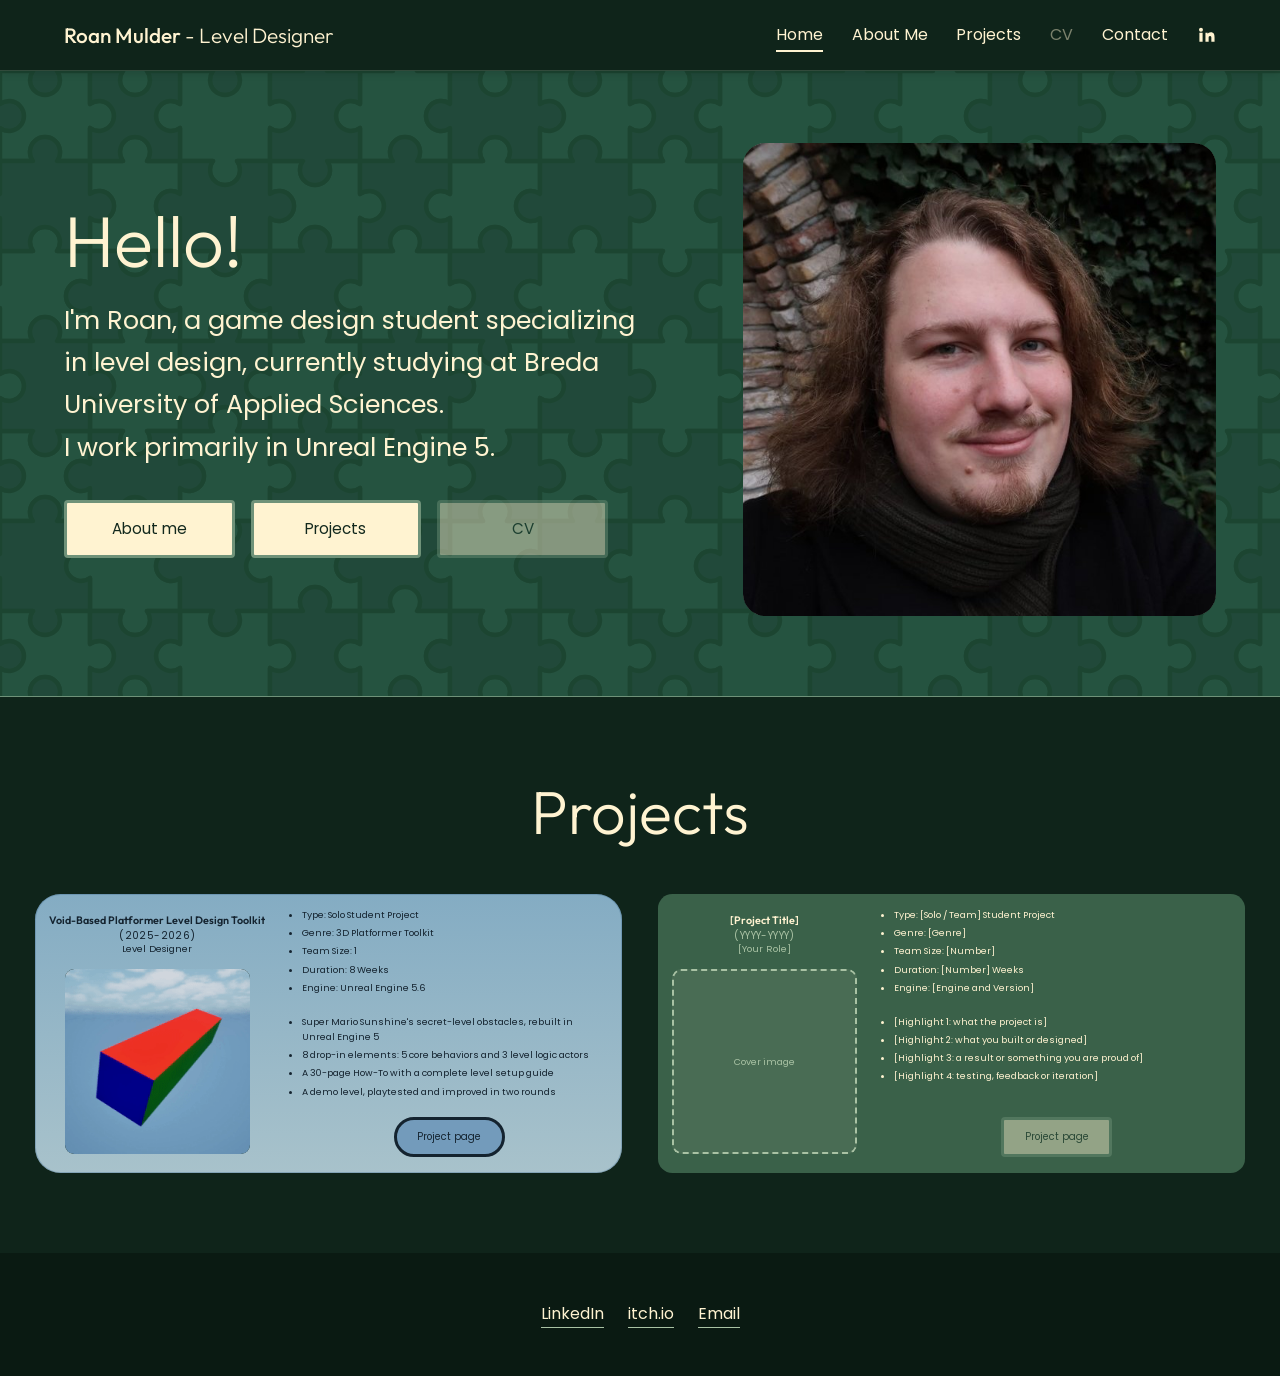
<file: index.html>
<!DOCTYPE html>
<html lang="en">
<head>
  <meta charset="utf-8">
  <meta name="viewport" content="width=device-width, initial-scale=1">
  <title>Roan Mulder | Level Designer</title>
  <meta name="description" content="Portfolio of Roan Mulder, game design student at Breda University of Applied Sciences.">
  <link rel="icon" href="data:image/svg+xml,%3Csvg xmlns='http://www.w3.org/2000/svg' viewBox='0 0 100 100'%3E%3Ctext y='.9em' font-size='90'%3E%F0%9F%A7%A9%3C/text%3E%3C/svg%3E">
  <link rel="preconnect" href="https://fonts.googleapis.com">
  <link rel="preconnect" href="https://fonts.gstatic.com" crossorigin>
  <link href="https://fonts.googleapis.com/css2?family=Outfit:wght@200;300;500;600&family=Poppins:wght@400;500;600&display=swap" rel="stylesheet">
  <link rel="stylesheet" href="css/style.css">
  <style>
    /* Project previews: one per row. On wide desktops the pair spreads across the window,
       and each card is the same layout scaled to fill half of it (sizes below are in em, so they all scale together). */
    .card-grid.preview-grid { grid-template-columns: auto !important; }
    @media (min-width: 1280px) {
      .card-grid.preview-grid {
        grid-template-columns: repeat(2, auto) !important; gap: 36px;
        width: calc(100vw - 70px); margin-left: calc(50% - 50vw + 35px);
      }
      .preview-grid > .card {
        font-size: calc((100vw - 106px) / 114.5); width: 57.25em;
        padding: 1.2em 1.4em 1.6em; border-radius: 1.4em; gap: 1.5em 2.5em !important;
      }
      .preview-grid h3 { font-size: 1.05em; margin: .381em 0 .762em !important; }
      .preview-grid .role { font-size: .92em; margin: -.4348em 0 1.3043em !important; }
      .preview-grid .media { width: 18em !important; border-radius: .9em; }
      .preview-grid .ph { font-size: .9em; }
      .preview-grid .card > div:last-child { flex-basis: 17em !important; }
      .preview-grid ul { font-size: .9em; margin: 0 0 1.6667em; padding-left: 1.2222em; }
      .preview-grid li { margin-bottom: .3333em; }
      .preview-grid .btn { font-size: .95em; padding: .8947em 2.1053em; min-width: 8.9474em; }
    }

    /* The years under a preview's title, small like on the project page (in em, so they scale with the card) */
    .card .card-years { text-align: center; color: var(--sage); font-size: max(.72em, 10px); letter-spacing: .04em; line-height: 1.3; margin: -.6em 0 .35em; }

    /* Void-Based Platformer preview (project-card--sky): the sky look of its project page, mario-toolkit.html.
       Only this card; the shared .card rules (and the other preview) are untouched. Sizes and spacing stay as they are. */
    .card.project-card--sky {
      background: linear-gradient(to bottom, #84acc3, #a8c2cb); color: #14232f;   /* the sky of the project page (its middle and horizon blues) */
      border-radius: 1.6rem; box-shadow: inset 0 0 0 1px rgba(63, 106, 143, .35);
    }
    .project-card--sky h3 { color: #14232f; }
    .project-card--sky .role, .project-card--sky .card-years { color: #14232f; }
    .project-card--sky li::marker { color: #14232f; }
    .project-card--sky .media { background: linear-gradient(to bottom, #638caf, #a8c2cb); }
    .project-card--sky .ph { color: #14232f; }
    .project-card--sky .btn { background: #739bbb; color: #14232f; border-color: #14232f; border-radius: 999px; }
    .project-card--sky .btn:hover { background: #e6eff6; border-color: #14232f; }
    .project-card--sky .btn:focus-visible { outline: 3px solid #14232f; outline-offset: 2px; box-shadow: 0 0 0 2px #fff; }
  </style>
</head>
<body>
<a class="skip-link" href="#content">Skip to content</a>
<header class="site-header">
  <a class="logo" href="index.html" aria-label="Roan Mulder, Level Designer, home">
    Roan Mulder<span class="logo-role"> - Level Designer</span>
  </a>
  <button class="nav-toggle" aria-controls="site-nav" aria-expanded="false">Menu</button>
  <nav class="site-nav" id="site-nav" aria-label="Main">
    <ul class="nav-list">
        <li><a href="index.html" aria-current="page">Home</a></li>
        <li><a href="about.html">About Me</a></li>
        <li><a href="projects.html">Projects</a></li>
        <li><a aria-disabled="true" title="CV coming soon" style="opacity: .45; cursor: not-allowed; border-bottom-color: transparent">CV</a></li>
        <li><a href="contact.html">Contact</a></li>
        <li><a href="https://www.linkedin.com/in/roanmulder/" aria-label="LinkedIn (opens in a new tab)" target="_blank" rel="noopener"><svg viewBox="0 0 24 24" aria-hidden="true"><path d="M4.98 3.5a2.5 2.5 0 1 1 0 5 2.5 2.5 0 0 1 0-5zM3 9.75h4V21H3V9.75zm6.5 0h3.83v1.54h.06c.53-1 1.84-2.07 3.78-2.07 4.04 0 4.78 2.66 4.78 6.12V21h-4v-4.72c0-1.13-.02-2.58-1.57-2.58-1.57 0-1.81 1.23-1.81 2.5V21h-4V9.75z"/></svg></a></li>
    </ul>
  </nav>
</header>

<main id="content">
  <section class="hero">
    <div class="hero-inner">
      <div>
        <h1>Hello!</h1>
        <!-- EDIT: your intro, 1-2 sentences -->
        <p class="lead" style="max-width: 37rem">I'm Roan, a game design student specializing in level design, currently studying at Breda University of Applied Sciences. <span style="display: inline-block">I work primarily in Unreal Engine 5.</span></p>
        <div class="button-row button-row--fit">
          <a class="btn" href="about.html">About me</a>
          <a class="btn" href="projects.html">Projects</a>
          <a class="btn" aria-disabled="true" title="CV coming soon" style="opacity: .45; cursor: not-allowed; background: var(--cream); border-color: var(--edge)">CV</a>
        </div>
      </div>
      <div class="media media--square"><div class="ph">Your photo</div><img src="images/portrait.jpg" alt="Portrait of Roan Mulder" onerror="this.remove()"></div>
    </div>
  </section>

  <section class="section" aria-labelledby="projects-title">
    <div class="section-inner">
      <h2 class="section-title" id="projects-title">Projects</h2>
      <div class="card-grid card-grid--one preview-grid">
      <article class="card project-card--sky" style="flex-direction: row; flex-wrap: wrap; gap: 1.5rem 2.5rem">
        <div style="display: flex; flex-direction: column; align-self: center; margin: 0 auto">
          <h3 style="margin-top: .4rem">Void-Based Platformer Level Design Toolkit</h3>
          <p class="card-years">(2025-2026)</p>
          <p class="role" style="margin-bottom: 1.2rem">Level Designer</p>
          <div class="media media--cover" style="aspect-ratio: 1 / 1; width: 18rem; max-width: 100%; align-self: center"><div class="ph">Cover image: mario-cover.gif</div><img src="images/mario-cover.gif" alt="The toolkit demo level in Unreal Engine 5" onerror="this.remove()"></div>
        </div>
        <div style="display: flex; flex-direction: column; flex: 1 1 17rem">
          <ul>
            <li>Type: Solo Student Project</li>
            <li>Genre: 3D Platformer Toolkit</li>
            <li>Team Size: 1</li>
            <li>Duration: 8 Weeks</li>
            <li>Engine: Unreal Engine 5.6</li>
          </ul>
          <ul>
            <li>Super Mario Sunshine's secret-level obstacles, rebuilt in Unreal Engine 5</li>
            <li>8 drop-in elements: 5 core behaviors and 3 level logic actors</li>
            <li>A 30-page How-To with a complete level setup guide</li>
            <li>A demo level, playtested and improved in two rounds</li>
          </ul>
          <a class="btn" href="mario-toolkit.html">Project page</a>
        </div>
      </article>
      <!-- EDIT: second project. Replace the [placeholders], add the cover image, and turn the button into a link once the project page exists. -->
      <article class="card" style="flex-direction: row; flex-wrap: wrap; gap: 1.5rem 2.5rem">
        <div style="display: flex; flex-direction: column; align-self: center; margin: 0 auto">
          <h3 style="margin-top: .4rem">[Project Title]</h3>
          <p class="card-years">(YYYY-YYYY)</p>
          <p class="role" style="margin-bottom: 1.2rem">[Your Role]</p>
          <div class="media media--cover" style="aspect-ratio: 1 / 1; width: 18rem; max-width: 100%; align-self: center"><div class="ph">Cover image</div></div>
        </div>
        <div style="display: flex; flex-direction: column; flex: 1 1 17rem">
          <ul>
            <li>Type: [Solo / Team] Student Project</li>
            <li>Genre: [Genre]</li>
            <li>Team Size: [Number]</li>
            <li>Duration: [Number] Weeks</li>
            <li>Engine: [Engine and Version]</li>
          </ul>
          <ul>
            <li>[Highlight 1: what the project is]</li>
            <li>[Highlight 2: what you built or designed]</li>
            <li>[Highlight 3: a result or something you are proud of]</li>
            <li>[Highlight 4: testing, feedback or iteration]</li>
          </ul>
          <a class="btn" aria-disabled="true" title="Project page coming soon" style="opacity: .45; cursor: not-allowed; background: var(--cream); border-color: var(--edge)">Project page</a>
        </div>
      </article>
      </div>
    </div>
  </section>
</main>
<footer class="site-footer">
  <div class="footer-inner" style="justify-content: center">
    <ul class="footer-links">
      <li><a href="https://www.linkedin.com/in/roanmulder/" target="_blank" rel="noopener">LinkedIn</a></li>
      <li><a href="https://roanthegamer.itch.io" target="_blank" rel="noopener">itch.io</a></li>
      <li><a href="mailto:240100@buas.nl">Email</a></li>
    </ul>
  </div>
</footer>
<script src="js/main.js"></script>
</body>
</html>
</file>
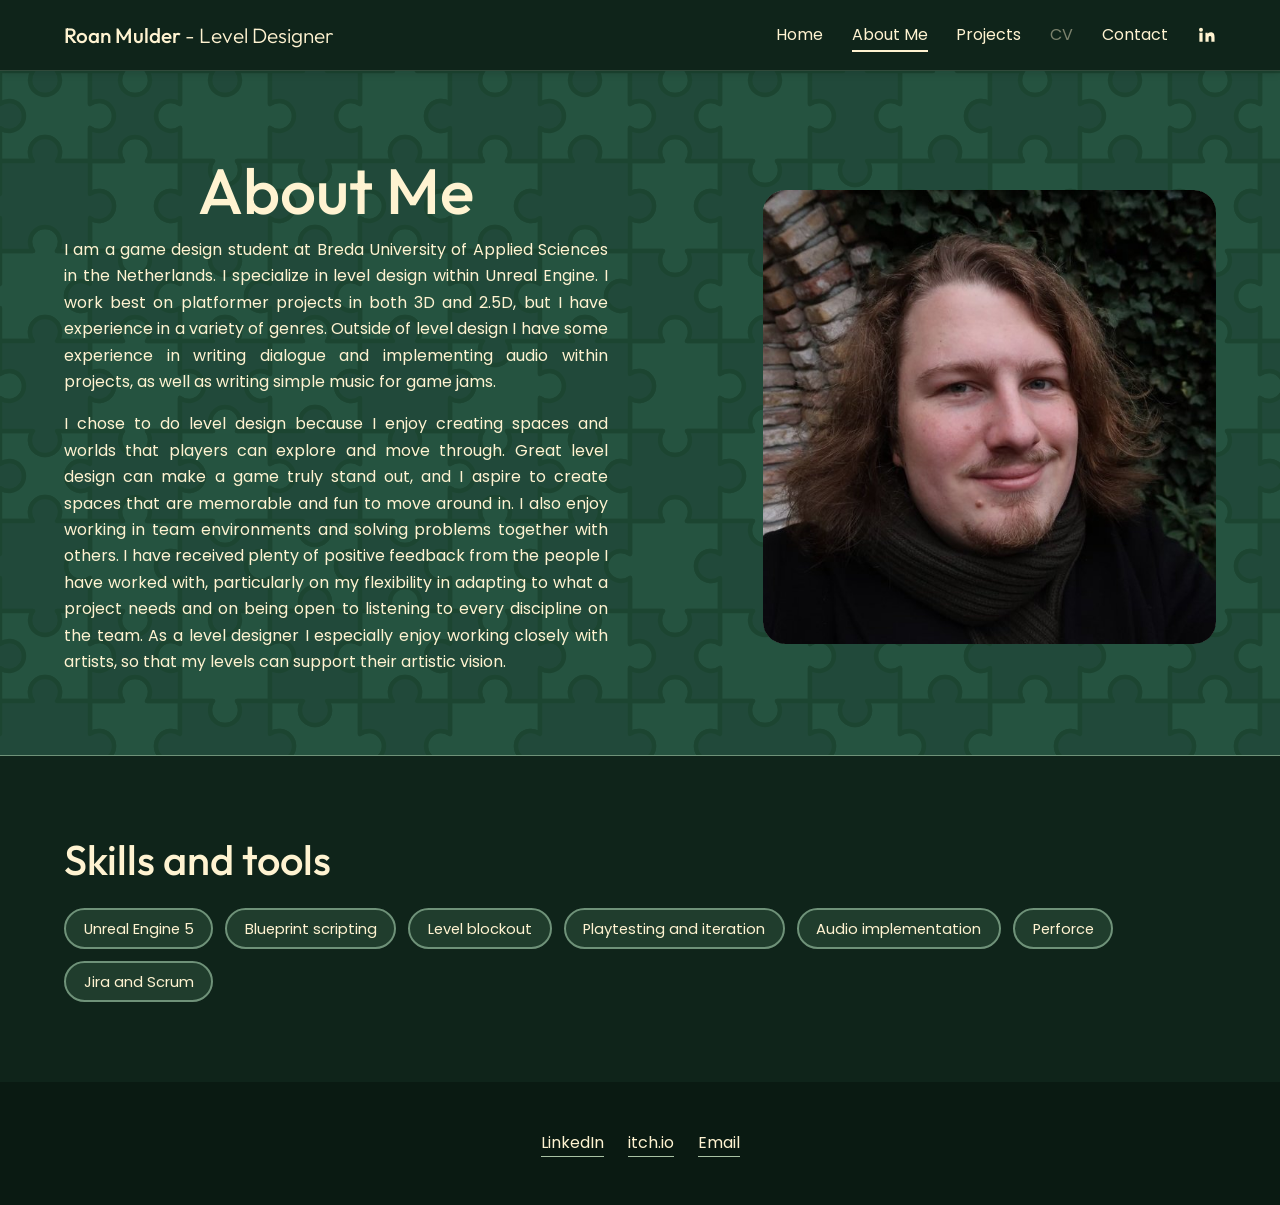
<file: about.html>
<!DOCTYPE html>
<html lang="en">
<head>
  <meta charset="utf-8">
  <meta name="viewport" content="width=device-width, initial-scale=1">
  <title>About Me | Roan Mulder</title>
  <meta name="description" content="About Roan Mulder, game design student.">
  <link rel="icon" href="data:image/svg+xml,%3Csvg xmlns='http://www.w3.org/2000/svg' viewBox='0 0 100 100'%3E%3Ctext y='.9em' font-size='90'%3E%F0%9F%A7%A9%3C/text%3E%3C/svg%3E">
  <link rel="preconnect" href="https://fonts.googleapis.com">
  <link rel="preconnect" href="https://fonts.gstatic.com" crossorigin>
  <link href="https://fonts.googleapis.com/css2?family=Outfit:wght@200;300;500;600&family=Poppins:wght@400;500;600&display=swap" rel="stylesheet">
  <link rel="stylesheet" href="css/style.css">
</head>
<body>
<a class="skip-link" href="#content">Skip to content</a>
<header class="site-header">
  <a class="logo" href="index.html" aria-label="Roan Mulder, Level Designer, home">
    Roan Mulder<span class="logo-role"> - Level Designer</span>
  </a>
  <button class="nav-toggle" aria-controls="site-nav" aria-expanded="false">Menu</button>
  <nav class="site-nav" id="site-nav" aria-label="Main">
    <ul class="nav-list">
        <li><a href="index.html">Home</a></li>
        <li><a href="about.html" aria-current="page">About Me</a></li>
        <li><a href="projects.html">Projects</a></li>
        <li><a aria-disabled="true" title="CV coming soon" style="opacity: .45; cursor: not-allowed; border-bottom-color: transparent">CV</a></li>
        <li><a href="contact.html">Contact</a></li>
        <li><a href="https://www.linkedin.com/in/roanmulder/" aria-label="LinkedIn (opens in a new tab)" target="_blank" rel="noopener"><svg viewBox="0 0 24 24" aria-hidden="true"><path d="M4.98 3.5a2.5 2.5 0 1 1 0 5 2.5 2.5 0 0 1 0-5zM3 9.75h4V21H3V9.75zm6.5 0h3.83v1.54h.06c.53-1 1.84-2.07 3.78-2.07 4.04 0 4.78 2.66 4.78 6.12V21h-4v-4.72c0-1.13-.02-2.58-1.57-2.58-1.57 0-1.81 1.23-1.81 2.5V21h-4V9.75z"/></svg></a></li>
    </ul>
  </nav>
</header>

<main id="content">
  <section class="hero hero--short">
    <div class="about-grid">
      <div style="max-width: 34rem; text-align: justify">
        <h1 style="text-align: center; font-style: normal; margin: 11px 0 10px">About Me</h1>
        <p>I am a game design student at Breda University of Applied Sciences in the Netherlands. I specialize in level design within Unreal Engine. I work best on platformer projects in both 3D and 2.5D, but I have experience in a variety of genres. Outside of level design I have some experience in writing dialogue and implementing audio within projects, as well as writing simple music for game jams.</p>
        <p>I chose to do level design because I enjoy creating spaces and worlds that players can explore and move through. Great level design can make a game truly stand out, and I aspire to create spaces that are memorable and fun to move around in. I also enjoy working in team environments and solving problems together with others. I have received plenty of positive feedback from the people I have worked with, particularly on my flexibility in adapting to what a project needs and on being open to listening to every discipline on the team. As a level designer I especially enjoy working closely with artists, so that my levels can support their artistic vision.</p>
      </div>
      <div class="media media--square" style="align-self: center"><div class="ph">Your photo</div><img src="images/portrait.jpg" alt="Portrait of Roan Mulder" onerror="this.remove()"></div>
    </div>
  </section>

  <section class="section band-pine" aria-labelledby="skills-title">
    <div class="section-inner">
      <h2 id="skills-title" style="font-size:clamp(1.8rem,4vw,2.6rem)">Skills and tools</h2>
      <!-- EDIT: keep only what you are comfortable being asked about in an interview -->
      <ul class="chips">
        <li>Unreal Engine 5</li>
        <li>Blueprint scripting</li>
        <li>Level blockout</li>
        <li>Playtesting and iteration</li>
        <li>Audio implementation</li>
        <li>Perforce</li>
        <li>Jira and Scrum</li>
      </ul>
    </div>
  </section>
</main>
<footer class="site-footer">
  <div class="footer-inner" style="justify-content: center">
    <ul class="footer-links">
      <li><a href="https://www.linkedin.com/in/roanmulder/" target="_blank" rel="noopener">LinkedIn</a></li>
      <li><a href="https://roanthegamer.itch.io" target="_blank" rel="noopener">itch.io</a></li>
      <li><a href="mailto:240100@buas.nl">Email</a></li>
    </ul>
  </div>
</footer>
<script src="js/main.js"></script>
</body>
</html>
</file>
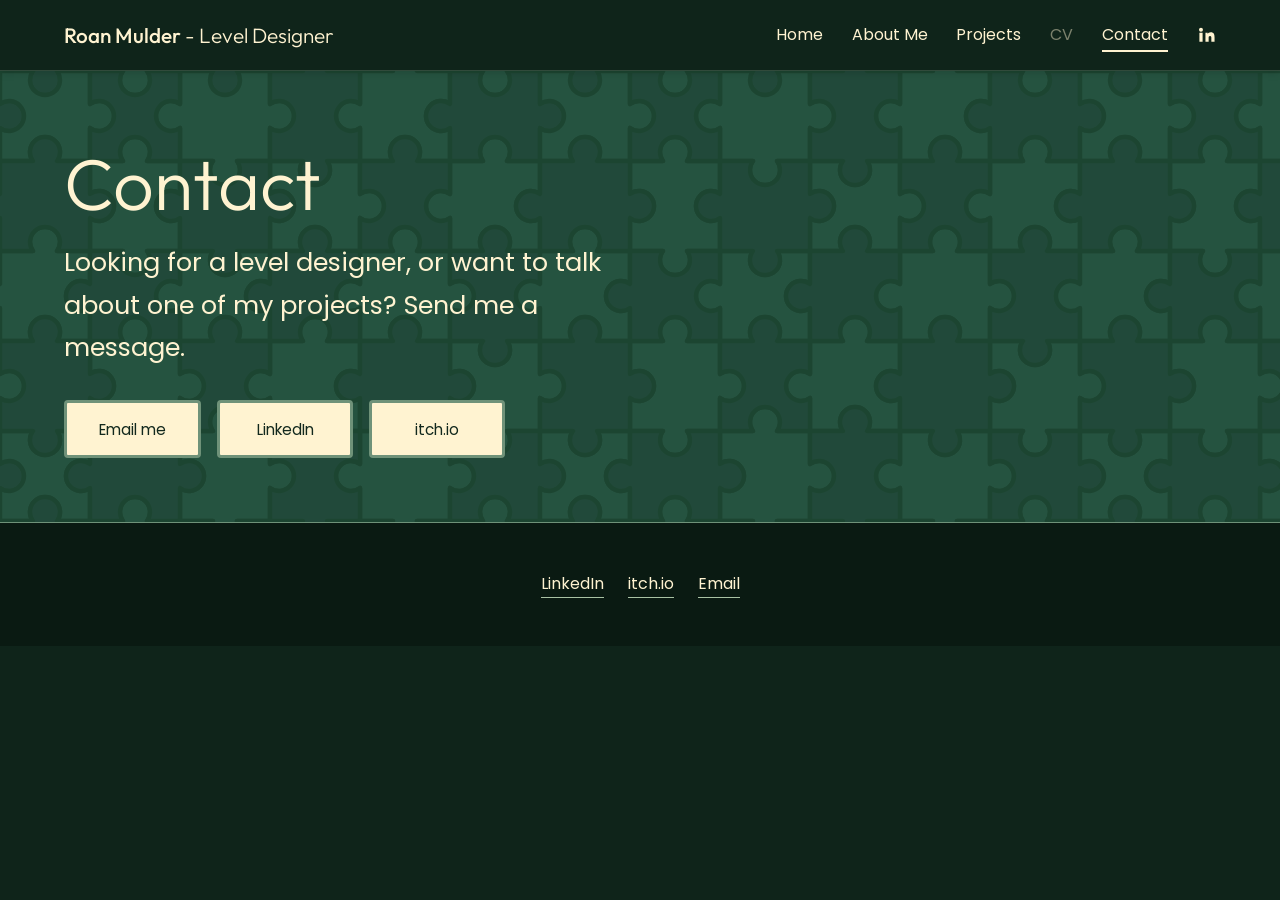
<file: contact.html>
<!DOCTYPE html>
<html lang="en">
<head>
  <meta charset="utf-8">
  <meta name="viewport" content="width=device-width, initial-scale=1">
  <title>Contact | Roan Mulder</title>
  <meta name="description" content="Get in touch with Roan Mulder.">
  <link rel="icon" href="data:image/svg+xml,%3Csvg xmlns='http://www.w3.org/2000/svg' viewBox='0 0 100 100'%3E%3Ctext y='.9em' font-size='90'%3E%F0%9F%A7%A9%3C/text%3E%3C/svg%3E">
  <link rel="preconnect" href="https://fonts.googleapis.com">
  <link rel="preconnect" href="https://fonts.gstatic.com" crossorigin>
  <link href="https://fonts.googleapis.com/css2?family=Outfit:wght@200;300;500;600&family=Poppins:wght@400;500;600&display=swap" rel="stylesheet">
  <link rel="stylesheet" href="css/style.css">
</head>
<body>
<a class="skip-link" href="#content">Skip to content</a>
<header class="site-header">
  <a class="logo" href="index.html" aria-label="Roan Mulder, Level Designer, home">
    Roan Mulder<span class="logo-role"> - Level Designer</span>
  </a>
  <button class="nav-toggle" aria-controls="site-nav" aria-expanded="false">Menu</button>
  <nav class="site-nav" id="site-nav" aria-label="Main">
    <ul class="nav-list">
        <li><a href="index.html">Home</a></li>
        <li><a href="about.html">About Me</a></li>
        <li><a href="projects.html">Projects</a></li>
        <li><a aria-disabled="true" title="CV coming soon" style="opacity: .45; cursor: not-allowed; border-bottom-color: transparent">CV</a></li>
        <li><a href="contact.html" aria-current="page">Contact</a></li>
        <li><a href="https://www.linkedin.com/in/roanmulder/" aria-label="LinkedIn (opens in a new tab)" target="_blank" rel="noopener"><svg viewBox="0 0 24 24" aria-hidden="true"><path d="M4.98 3.5a2.5 2.5 0 1 1 0 5 2.5 2.5 0 0 1 0-5zM3 9.75h4V21H3V9.75zm6.5 0h3.83v1.54h.06c.53-1 1.84-2.07 3.78-2.07 4.04 0 4.78 2.66 4.78 6.12V21h-4v-4.72c0-1.13-.02-2.58-1.57-2.58-1.57 0-1.81 1.23-1.81 2.5V21h-4V9.75z"/></svg></a></li>
    </ul>
  </nav>
</header>

<main id="content">
  <section class="hero hero--short">
    <div class="hero-inner" style="grid-template-columns:1fr">
      <div>
        <h1>Contact</h1>
        <p class="lead contact-intro">Looking for a level designer, or want to talk about one of my projects? Send me a message.</p>
        <div class="button-row">
          <a class="btn" href="mailto:240100@buas.nl">Email me</a>
          <a class="btn" href="https://www.linkedin.com/in/roanmulder/" target="_blank" rel="noopener">LinkedIn</a>
          <a class="btn" href="https://roanthegamer.itch.io" target="_blank" rel="noopener">itch.io</a>
        </div>
      </div>
    </div>
  </section>
</main>
<footer class="site-footer">
  <div class="footer-inner" style="justify-content: center">
    <ul class="footer-links">
      <li><a href="https://www.linkedin.com/in/roanmulder/" target="_blank" rel="noopener">LinkedIn</a></li>
      <li><a href="https://roanthegamer.itch.io" target="_blank" rel="noopener">itch.io</a></li>
      <li><a href="mailto:240100@buas.nl">Email</a></li>
    </ul>
  </div>
</footer>
<script src="js/main.js"></script>
</body>
</html>
</file>
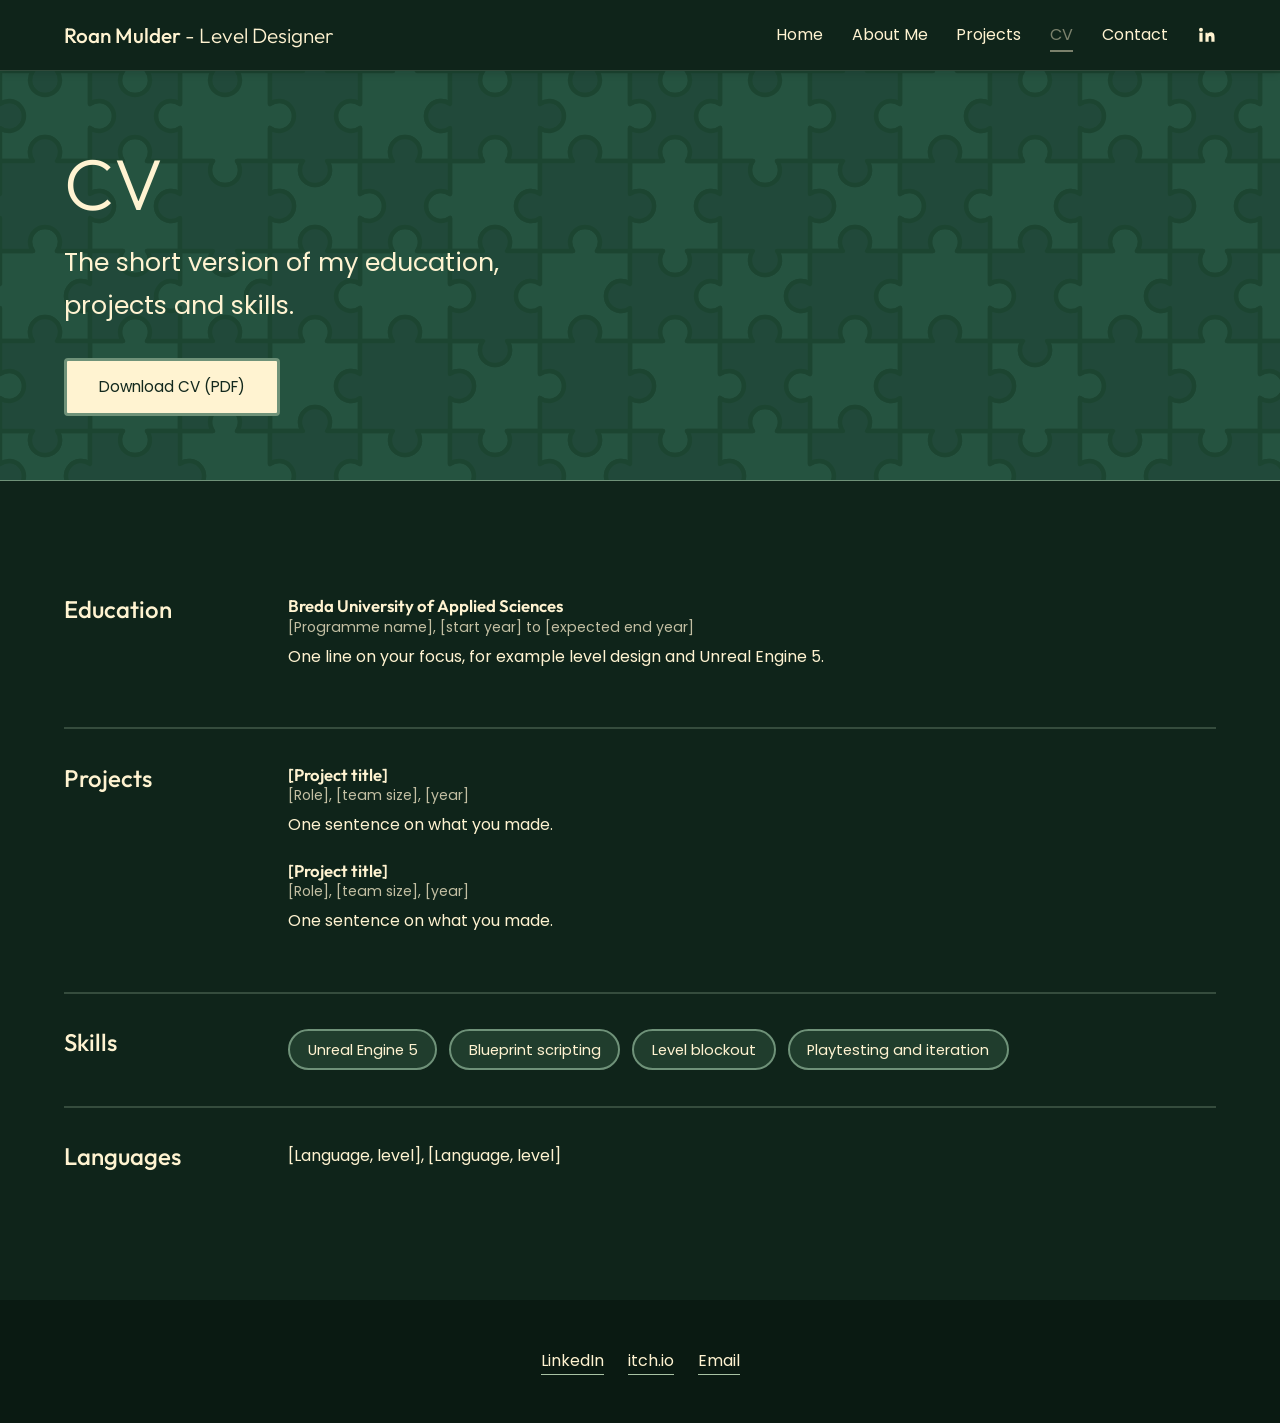
<file: cv.html>
<!DOCTYPE html>
<html lang="en">
<head>
  <meta charset="utf-8">
  <meta name="viewport" content="width=device-width, initial-scale=1">
  <title>CV | Roan Mulder</title>
  <meta name="description" content="CV of Roan Mulder, game design student.">
  <link rel="icon" href="data:image/svg+xml,%3Csvg xmlns='http://www.w3.org/2000/svg' viewBox='0 0 100 100'%3E%3Ctext y='.9em' font-size='90'%3E%F0%9F%A7%A9%3C/text%3E%3C/svg%3E">
  <link rel="preconnect" href="https://fonts.googleapis.com">
  <link rel="preconnect" href="https://fonts.gstatic.com" crossorigin>
  <link href="https://fonts.googleapis.com/css2?family=Outfit:wght@200;300;500;600&family=Poppins:wght@400;500;600&display=swap" rel="stylesheet">
  <link rel="stylesheet" href="css/style.css">
</head>
<body>
<a class="skip-link" href="#content">Skip to content</a>
<header class="site-header">
  <a class="logo" href="index.html" aria-label="Roan Mulder, Level Designer, home">
    Roan Mulder<span class="logo-role"> - Level Designer</span>
  </a>
  <button class="nav-toggle" aria-controls="site-nav" aria-expanded="false">Menu</button>
  <nav class="site-nav" id="site-nav" aria-label="Main">
    <ul class="nav-list">
        <li><a href="index.html">Home</a></li>
        <li><a href="about.html">About Me</a></li>
        <li><a href="projects.html">Projects</a></li>
        <li><a aria-current="page" aria-disabled="true" title="CV coming soon" style="opacity: .45; cursor: not-allowed">CV</a></li>
        <li><a href="contact.html">Contact</a></li>
        <li><a href="https://www.linkedin.com/in/roanmulder/" aria-label="LinkedIn (opens in a new tab)" target="_blank" rel="noopener"><svg viewBox="0 0 24 24" aria-hidden="true"><path d="M4.98 3.5a2.5 2.5 0 1 1 0 5 2.5 2.5 0 0 1 0-5zM3 9.75h4V21H3V9.75zm6.5 0h3.83v1.54h.06c.53-1 1.84-2.07 3.78-2.07 4.04 0 4.78 2.66 4.78 6.12V21h-4v-4.72c0-1.13-.02-2.58-1.57-2.58-1.57 0-1.81 1.23-1.81 2.5V21h-4V9.75z"/></svg></a></li>
    </ul>
  </nav>
</header>

<main id="content">
  <section class="hero hero--short">
    <div class="hero-inner" style="grid-template-columns:1fr">
      <div>
        <h1>CV</h1>
        <p class="lead">The short version of my education, projects and skills.</p>
        <!-- ADD your PDF at files/Roan-Mulder-CV.pdf, or this link will not open -->
        <div class="button-row"><a class="btn" href="files/Roan-Mulder-CV.pdf">Download CV (PDF)</a></div>
      </div>
    </div>
  </section>

  <section class="section band-pine">
    <div class="section-inner">
      <div class="cv-block">
        <h2>Education</h2>
        <div>
          <div class="cv-entry">
            <h3>Breda University of Applied Sciences</h3>
            <p class="when">[Programme name], [start year] to [expected end year]</p>
            <p>One line on your focus, for example level design and Unreal Engine 5.</p>
          </div>
        </div>
      </div>
      <div class="cv-block">
        <h2>Projects</h2>
        <div>
          <div class="cv-entry">
            <h3>[Project title]</h3>
            <p class="when">[Role], [team size], [year]</p>
            <p>One sentence on what you made.</p>
          </div>
          <div class="cv-entry">
            <h3>[Project title]</h3>
            <p class="when">[Role], [team size], [year]</p>
            <p>One sentence on what you made.</p>
          </div>
        </div>
      </div>
      <div class="cv-block">
        <h2>Skills</h2>
        <div>
          <ul class="chips" style="margin-top:0">
            <li>Unreal Engine 5</li>
            <li>Blueprint scripting</li>
            <li>Level blockout</li>
            <li>Playtesting and iteration</li>
          </ul>
        </div>
      </div>
      <div class="cv-block">
        <h2>Languages</h2>
        <div><p>[Language, level], [Language, level]</p></div>
      </div>
    </div>
  </section>
</main>
<footer class="site-footer">
  <div class="footer-inner" style="justify-content: center">
    <ul class="footer-links">
      <li><a href="https://www.linkedin.com/in/roanmulder/" target="_blank" rel="noopener">LinkedIn</a></li>
      <li><a href="https://roanthegamer.itch.io" target="_blank" rel="noopener">itch.io</a></li>
      <li><a href="mailto:240100@buas.nl">Email</a></li>
    </ul>
  </div>
</footer>
<script src="js/main.js"></script>
</body>
</html>
</file>
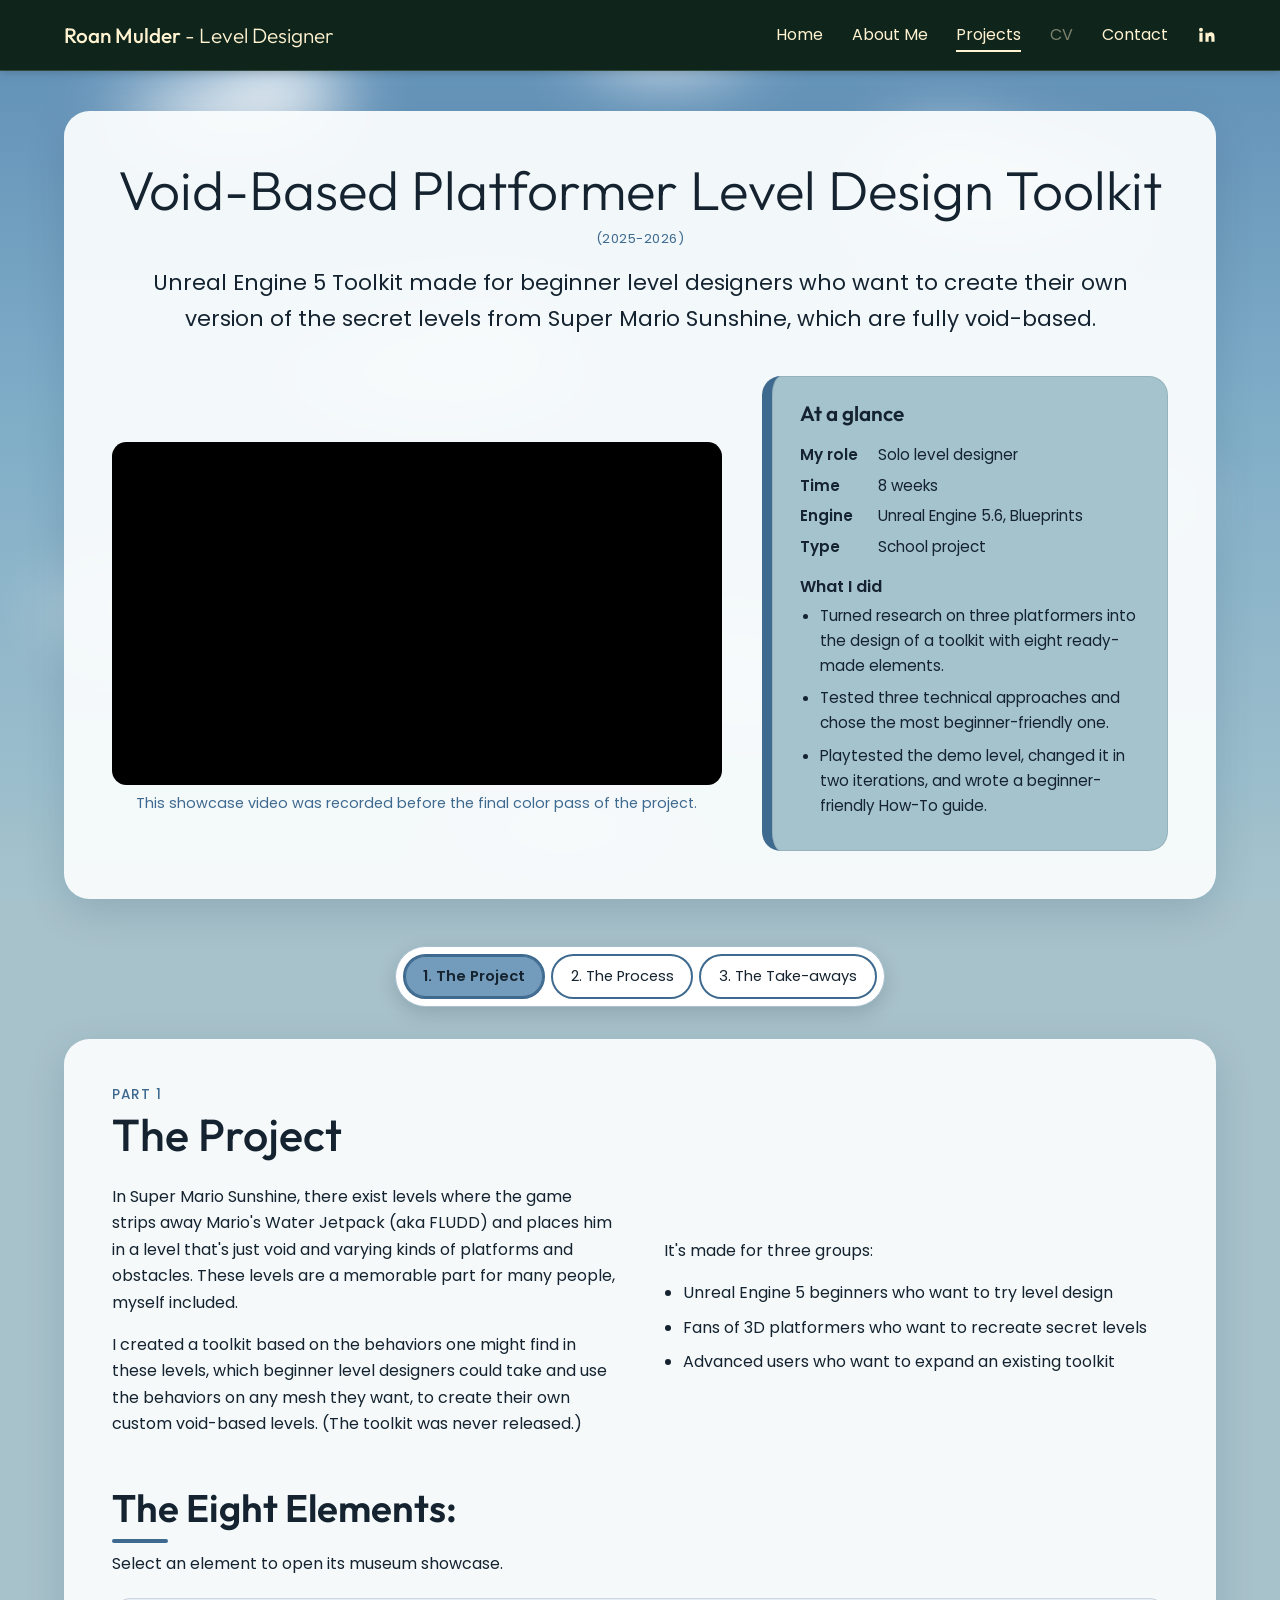
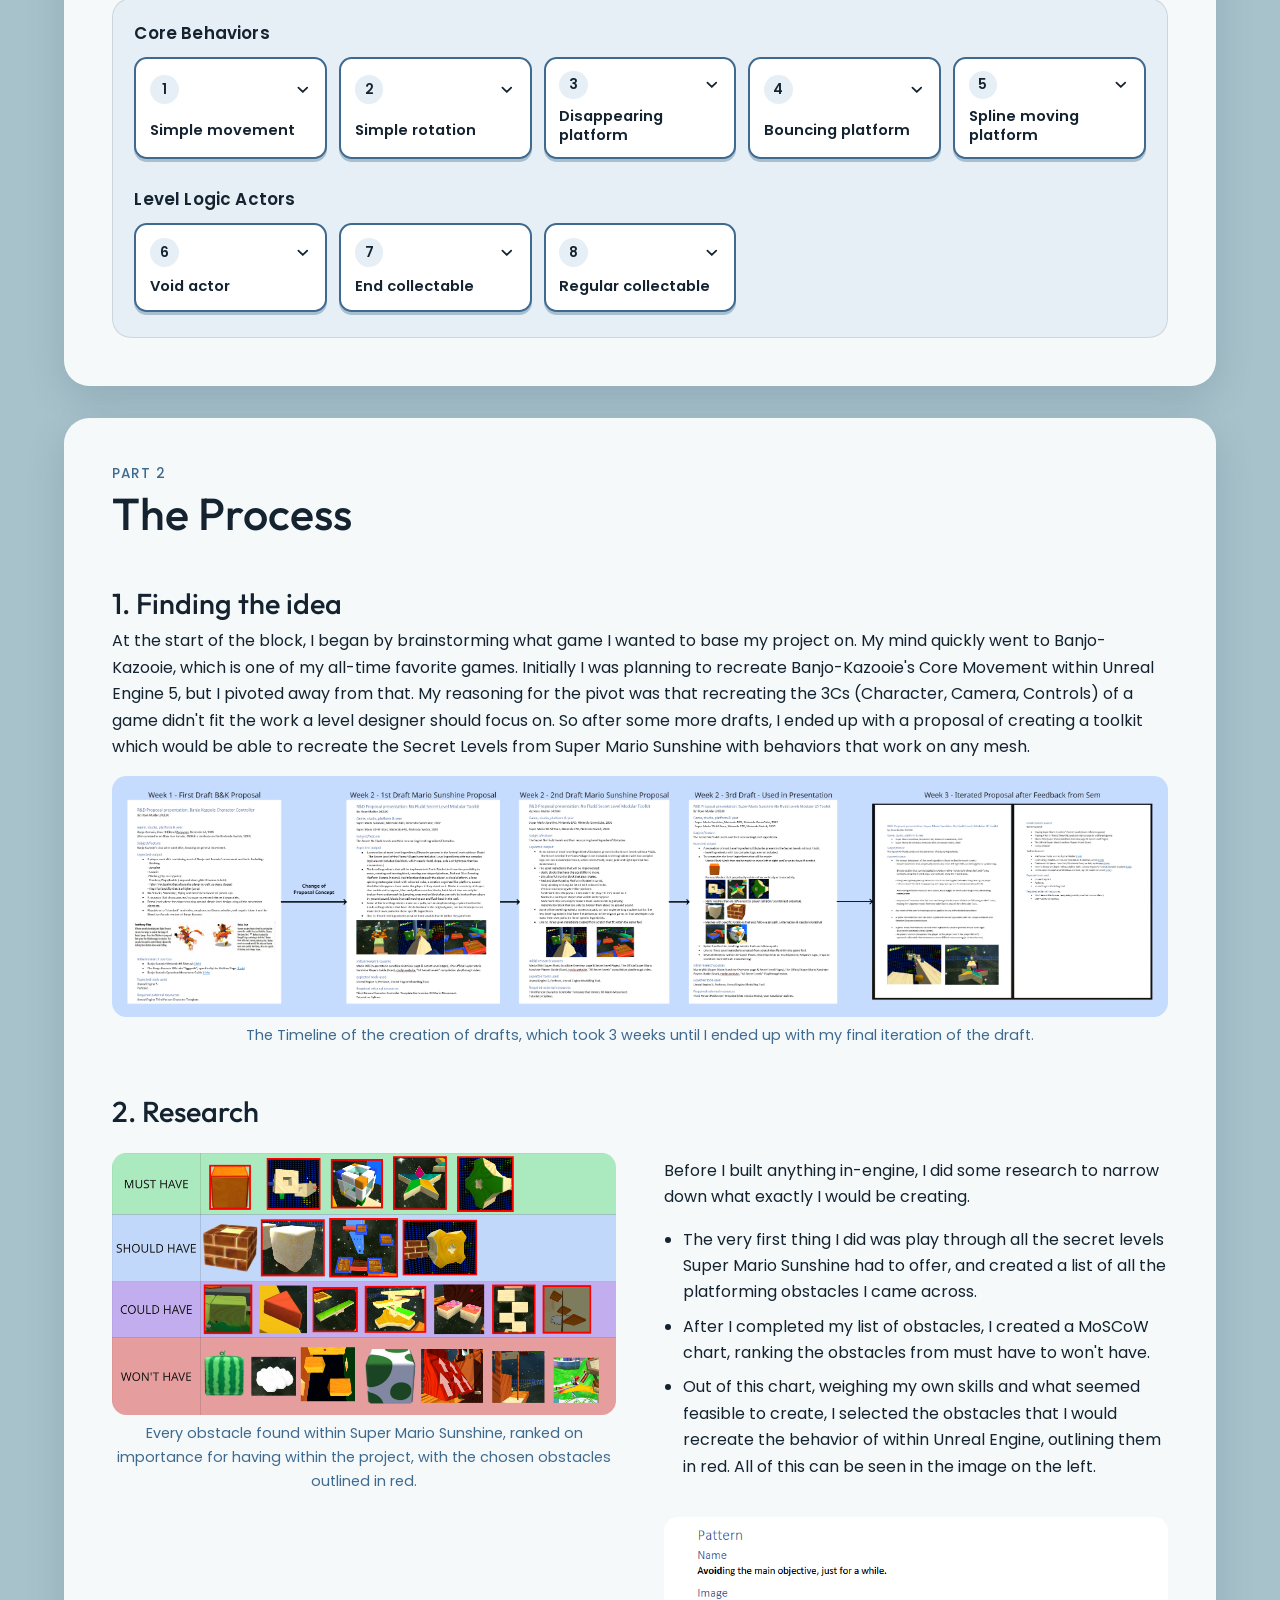
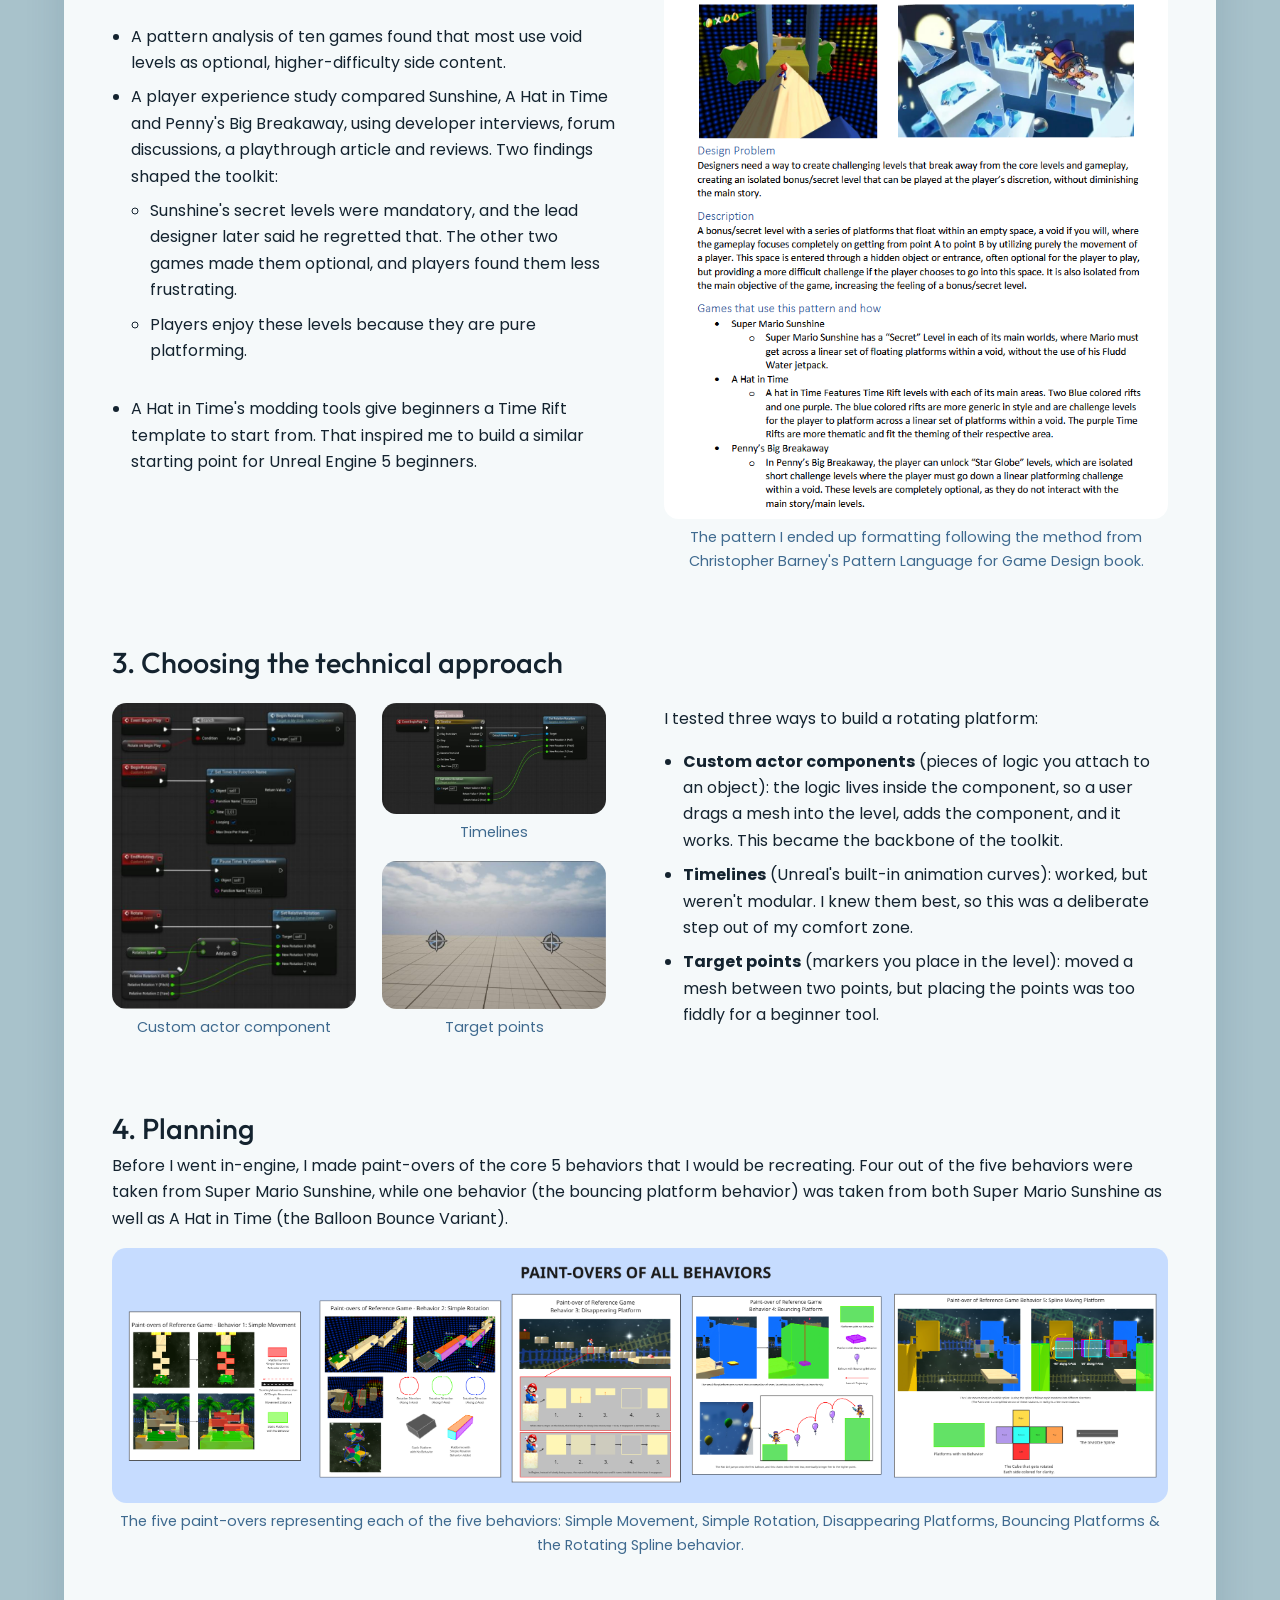
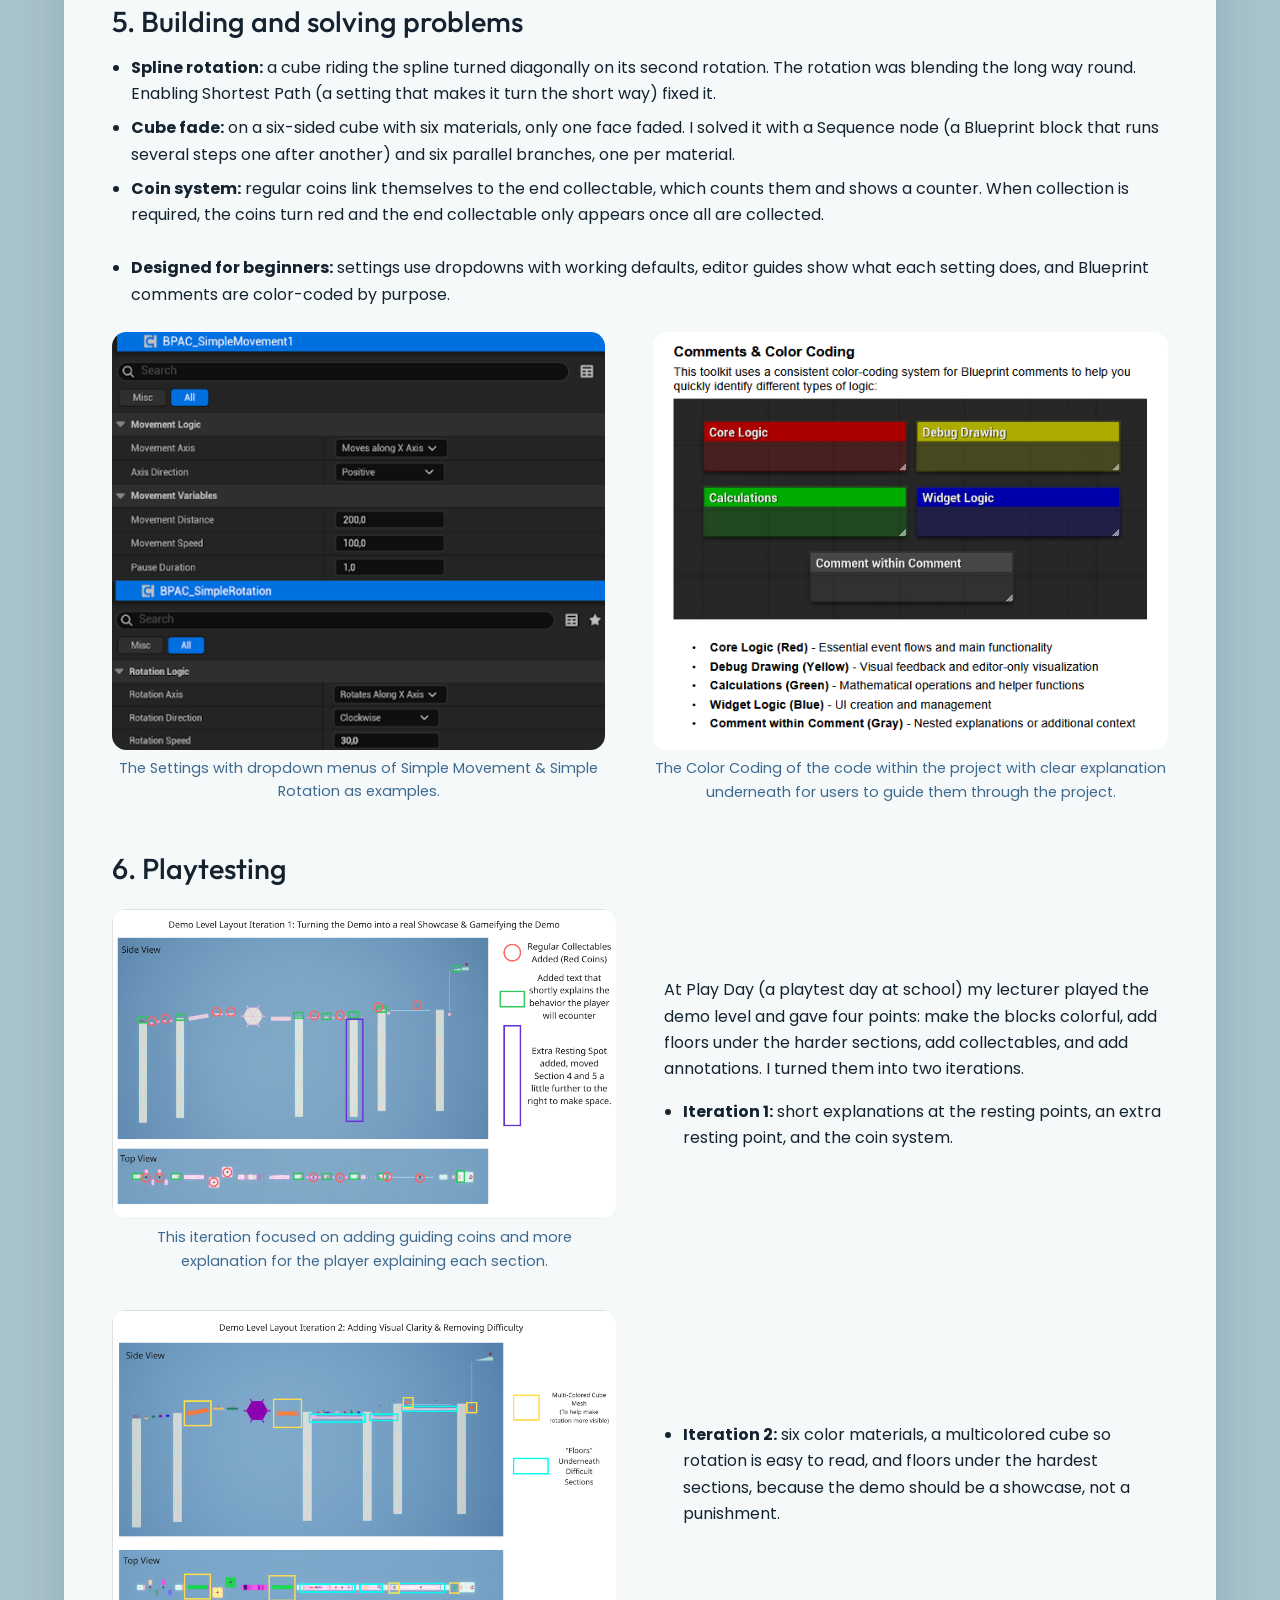
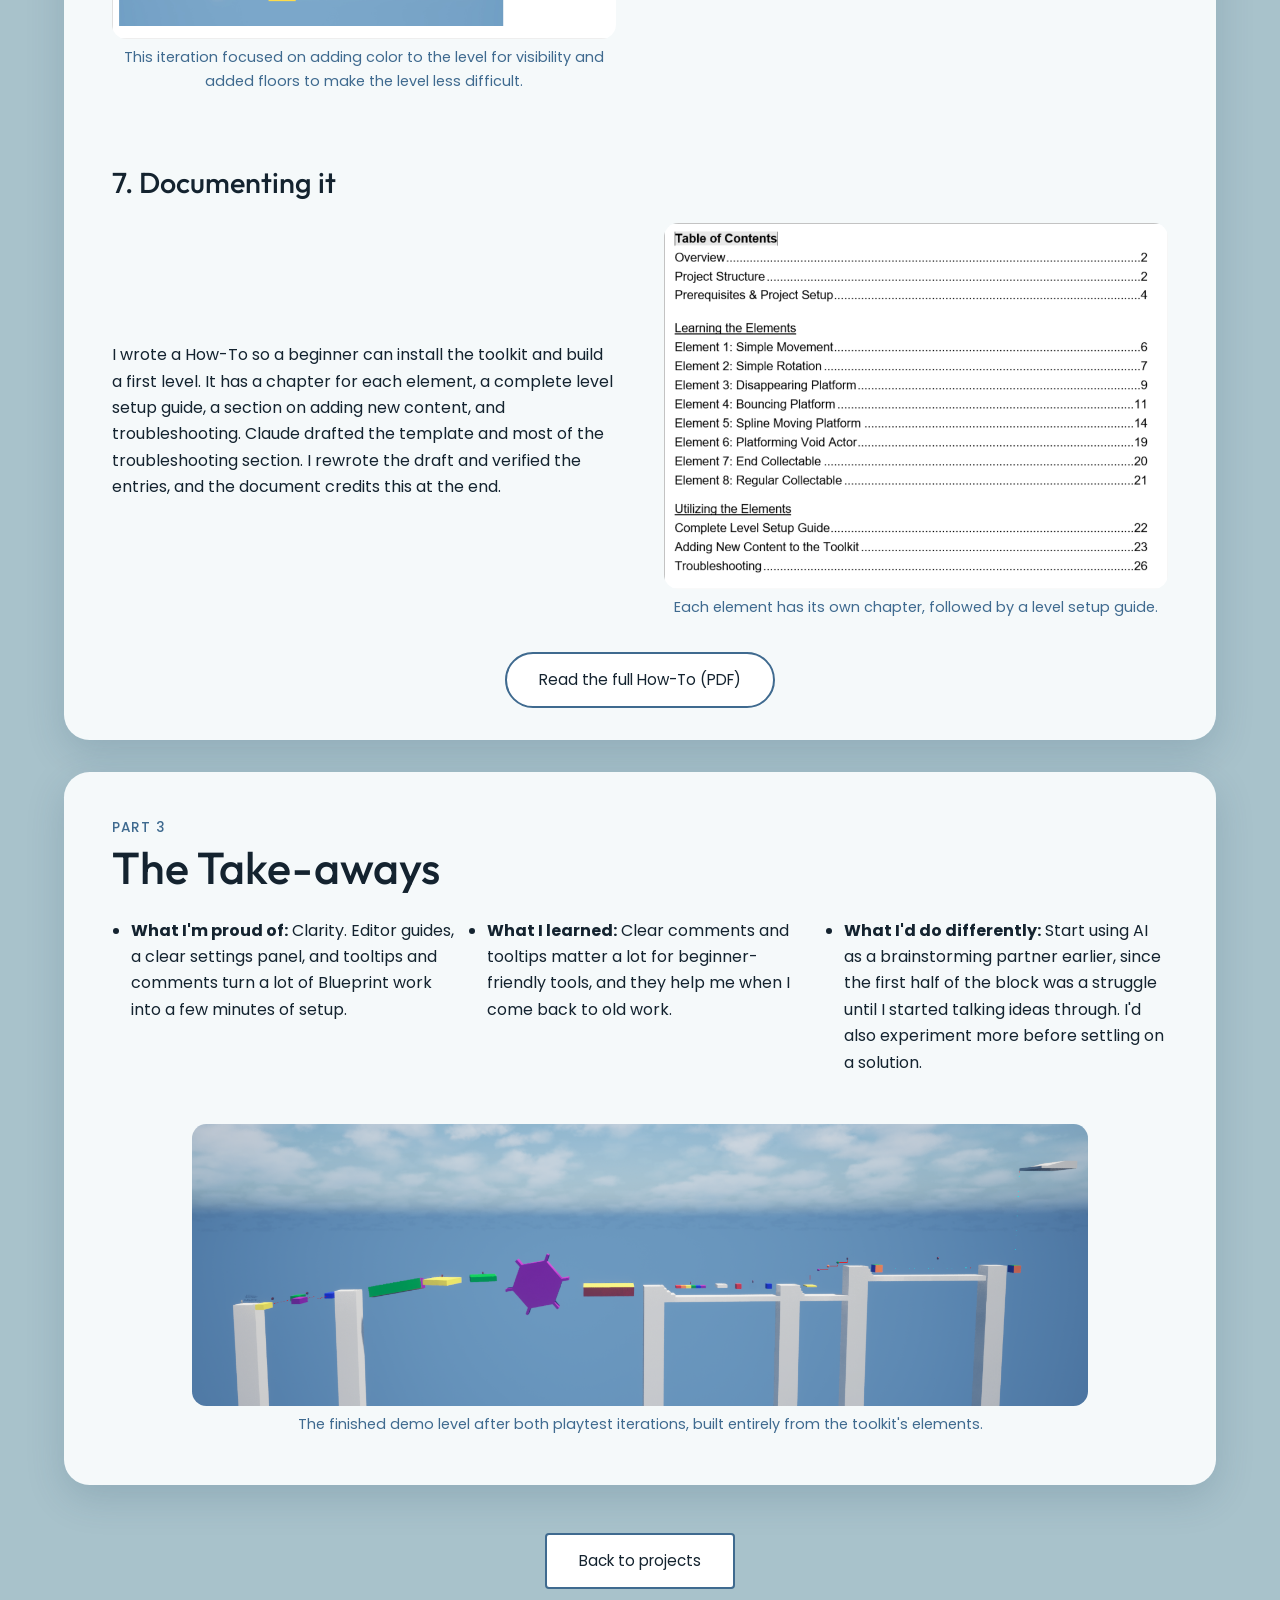
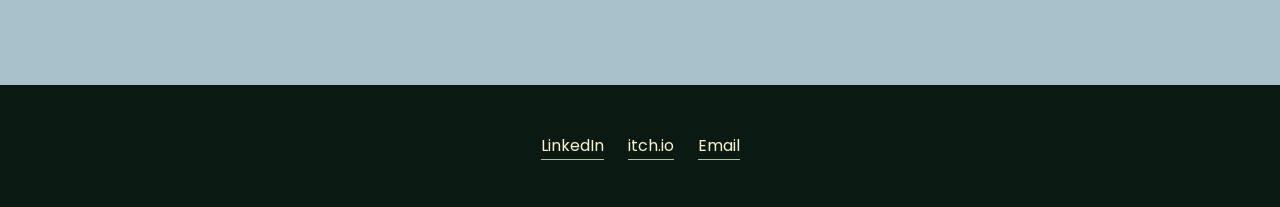
<file: mario-toolkit.html>
<!DOCTYPE html>
<html lang="en">
<head>
  <meta charset="utf-8">
  <meta name="viewport" content="width=device-width, initial-scale=1">
  <title>Void-Based Platformer Level Design Toolkit (draft) | Roan Mulder</title>
  <meta name="description" content="How Roan Mulder designed and built a beginner-friendly Unreal Engine 5 toolkit for Mario Sunshine-style void levels.">
  <!-- Tab icon of this page only: a white cloud on the sky blue (PNG copies for browsers that ignore SVG icons) -->
  <link rel="icon" type="image/svg+xml" href="images/favicon-cloud.svg">
  <link rel="icon" type="image/png" sizes="32x32" href="images/favicon-cloud-32.png">
  <link rel="apple-touch-icon" href="images/favicon-cloud-180.png">
  <link rel="preconnect" href="https://fonts.googleapis.com">
  <link rel="preconnect" href="https://fonts.gstatic.com" crossorigin>
  <link href="https://fonts.googleapis.com/css2?family=Outfit:wght@200;300;500;600&family=Poppins:wght@400;500;600&display=swap" rel="stylesheet">
  <link rel="stylesheet" href="css/style.css">
  <script>
    document.documentElement.classList.add("js");
    // A content image whose file is not in the media folder yet: show its labelled grey box instead
    function shotMissing(img) { img.parentNode.disabled = true; img.closest('.shot').classList.add('is-missing'); }
  </script>
  <style>
    /* ---------- Intro: title, hook, showcase and role box ---------- */
    /* Title: sized from the panel's width so it just fits on one line on desktop (the text is about 19.1x its font size wide) */
    .intro .section-inner { container-type: inline-size; }
    .intro .project-title { font-size: clamp(2.4rem, calc(100cqi / 19.3), 3.6rem); }
    .project-years { text-align: center; font-size: .82rem; letter-spacing: .04em; margin: .35rem 0 0; color: var(--sage); }
    .p2-hook { text-align: center; font-size: clamp(1.1rem, 2vw, 1.35rem); margin: 1rem auto 0; padding: 0 var(--pad); }   /* same width as the title above it */
    .intro { padding-top: 0; padding-bottom: 3rem; }
    .intro .p2-intro { margin-top: 2.5rem; }
    .p2-intro { display: grid; grid-template-columns: 1.5fr 1fr; gap: 2.5rem; align-items: center; }
    /* Side by side: the video itself is centered on the role box, and its caption hangs just below it */
    @media (min-width: 861px) {
      .p2-intro > .slot { position: relative; }
      .p2-intro > .slot > figcaption { position: absolute; top: 100%; left: 0; right: 0; }
    }

    /* Role box: cream card so it stands apart from the dark page */
    .role-box { background: var(--cream); color: var(--ink); border-radius: 1.2rem; padding: 1.6rem 1.8rem; border-left: .6rem solid var(--gold); }
    .role-box h2 { font-family: var(--font-head); font-weight: 600; font-size: 1.3rem; margin: 0 0 1rem; }
    .role-box .facts { margin-bottom: 1.2rem; }
    .role-box h3 { font-family: var(--font-body); font-weight: 600; font-size: 1rem; margin: 0 0 .4rem; }
    .role-box ul { margin: 0; padding-left: 1.2rem; font-size: .95rem; }
    .role-box li { margin-bottom: .45rem; }
    .role-box :focus-visible { outline-color: var(--ink); }

    /* ---------- Overview buttons (stick to the top while scrolling) ---------- */
    /* The nav itself is invisible and lets clicks through; only the pill around the buttons shows */
    .overview { position: sticky; top: calc(var(--site-header-height, 0px) + 8px); z-index: 15; display: flex; justify-content: center; pointer-events: none; }
    .overview ol {
      list-style: none; margin: 0; padding: 7px; width: max-content; max-width: calc(100% - 32px);
      display: flex; flex-wrap: wrap; justify-content: center; gap: .4rem; pointer-events: auto;
      background: var(--deep); border: 1px solid var(--edge); border-radius: 999px; box-shadow: 0 .4rem 1.2rem rgba(0, 0, 0, .25);
    }
    .overview ol.is-wrapped { border-radius: 16px; }   /* two rows on a phone */
    /* Jumping to a part keeps its heading clear of the site header and the pill */
    html { scroll-padding-top: calc(var(--site-header-height, 0px) + 8px + var(--overview-height, 52px) + 16px); }
    .overview a {
      display: inline-block; text-decoration: none; font-size: .92rem;
      padding: .5rem 1.1rem; border: 2px solid var(--edge); border-radius: 999px; color: var(--cream);
      transition: background .15s, color .15s, border-color .15s;
    }
    .overview a:hover { border-color: var(--cream); }
    .overview a[aria-current="true"] { background: var(--cream); color: var(--ink); border-color: var(--cream); }

    /* ---------- Parts and steps ---------- */
    .part { padding: 4rem 0 1rem; }
    .part + .part { border-top: 1px solid rgba(111, 146, 121, .35); }
    .part-label { display: block; font-family: var(--font-body); font-size: .85rem; letter-spacing: .08em; text-transform: uppercase; color: var(--sage); margin-bottom: .4rem; }
    .part > h2 { font-size: clamp(2rem, 4vw, 2.8rem); font-weight: 500; margin-bottom: 1.5rem; }
    .step { padding: 1.5rem 0; }
    .step > h3 { font-family: var(--font-head); font-size: clamp(1.4rem, 2.6vw, 1.8rem); font-weight: 500; margin-bottom: .5rem; }
    .step ul, .part ul { padding-left: 1.2rem; }
    .step li, .part li { margin-bottom: .5rem; }
    .step li ul { margin-top: .5rem; }

    /* ---------- Text and images side by side, alternating; stacked on mobile ---------- */
    .weave { display: grid; grid-template-columns: 1fr 1fr; gap: 3rem; align-items: center; margin: 1.5rem 0; }
    .weave--flip > .weave-media { order: -1; }
    .weave-text > :last-child { margin-bottom: 0; }
    .weave-media { display: grid; gap: 1.5rem; }
    .list-gap { margin-top: 2rem; }
    /* Step 7: the How-To button, centered at the bottom of the Part 2 panel, close to its bottom edge */
    .step--last { padding-bottom: 0; }
    .howto-link { text-align: center; margin: 2rem 0 0; }
    .theme-void .part:has(.howto-link) { padding-bottom: clamp(1.5rem, 2.5vw, 2rem); }
    .btn--pill { border-radius: 999px; }
    .step li.gap-before { margin-top: 1.65em; }   /* one empty line above this bullet */

    /* ---------- Content images: click (or tap) to enlarge in the lightbox; a labelled grey box until the file is added ---------- */
    .shot-open { display: block; width: 100%; padding: 0; border: 0; border-radius: .9rem; background: none; cursor: zoom-in; }
    .shot-open img { display: block; transition: filter .15s, box-shadow .15s; }
    .shot-open:hover img { filter: brightness(1.05); box-shadow: 0 0 0 3px var(--btn-blue, #739bbb); }
    .shot > .slot-box { display: none; }
    .shot.is-missing > .slot-box { display: grid; }
    .shot.is-missing .shot-open { display: none; }
    .shot--strip > .slot-box { aspect-ratio: 4 / 1; }      /* the two full-width strips (drafts timeline, paint-overs) */
    .shot--feature > .slot-box { aspect-ratio: 3 / 1; }
    /* Step 3: the tall screenshot on the left sets the height. On its right, the top of the first image lines up with its top
       and the bottom of the second image with its bottom (the two shrink to fit, sharing the height by their own shapes).
       The captions under the bottom edge hang below the images, in the space kept free under the grid. */
    .shot-trio { grid-template-columns: 1fr 1fr; gap: 1rem; align-items: stretch; padding-bottom: calc(.9rem * 1.65 + 7px); }
    .shot-trio > .shot, .trio-side > .shot:last-child { position: relative; }
    .shot-trio > .shot > figcaption, .trio-side > .shot:last-child > figcaption { position: absolute; top: 100%; left: 0; right: 0; }
    .trio-side { contain: size; display: flex; flex-direction: column; gap: 1rem; }
    .trio-side > .shot { display: flex; flex-direction: column; min-height: 0; }
    .trio-side > .shot:first-child { flex: .497 1 calc(.9rem * 1.65 + 7px); }   /* height / width of the timeline screenshot; the base size is its caption */
    .trio-side > .shot:last-child { flex: .661 1 0; }    /* height / width of the target points screenshot */
    .trio-side .shot-open { display: flex; justify-content: center; align-items: flex-start; flex: 1 1 0; min-height: 0; }
    .trio-side > .shot:last-child .shot-open { align-items: flex-end; }
    .trio-side .shot-open img { width: auto; height: auto; max-width: 100%; max-height: 100%; }
    .trio-side .slot-box { flex: 1 1 0; min-height: 0; aspect-ratio: auto; }
    /* Step 6: images on the left (image and caption on rows of their own). The Play Day paragraph and the Iteration 1 bullet
       are centered together on the first image, the Iteration 2 bullet on the second. */
    .playtest { display: grid; grid-template-columns: 1fr 1fr; grid-template-rows: auto auto 2.25rem auto auto; column-gap: 3rem; margin: 1.5rem 0; }   /* the 2.25rem row is the space between the two images */
    .playtest > .shot { grid-column: 1; grid-row: 1 / span 2; display: grid; grid-template-rows: subgrid; }
    .playtest > .shot + .playtest-text + .shot { grid-row: 4 / span 2; }
    .playtest > .shot > * { grid-column: 1; grid-row: 1; }
    .playtest > .shot > figcaption { grid-row: 2; }
    .playtest-text { grid-column: 2; }
    .playtest-text ul { margin: 0; }
    .playtest-text li:last-child { margin-bottom: 0; }
    .playtest-text--1 { grid-row: 1; align-self: center; }
    .playtest-text--2 { grid-row: 4; align-self: center; }
    /* Step 5: two screenshots side by side */
    /* The columns share the width in the ratio of the two image widths (586 and 611 px), so both images end up the same height */
    .shot-pair { display: grid; grid-template-columns: minmax(0, 586fr) minmax(0, 611fr); gap: 3rem; align-items: start; margin-top: 1.5rem; }
    /* Part 3: three take-aways side by side, the finished demo level below */
    .part .takeaways { display: grid; grid-template-columns: repeat(3, minmax(0, 1fr)); gap: 2rem; padding-left: 1.2rem; margin: 0; }
    .slot.shot--feature { max-width: 56rem; margin: 2.5rem auto 0; }

    /* ---------- Image slots: grey boxes to swap for <img> later ---------- */
    .slot { margin: 0; }
    .slot-box {
      display: grid; place-items: center; text-align: center; aspect-ratio: 16 / 10;
      background: #3d423f; color: #e4e6e3; border-radius: .9rem; padding: 1.2rem; font-size: .9rem;
    }
    .slot img { width: 100%; height: auto; border-radius: .9rem; }
    .slot figcaption { font-size: .9rem; color: var(--sage); margin-top: 7px; text-align: center; }   /* every caption hugs the bottom center of its image or video */
    .slot--wide .slot-box { aspect-ratio: 16 / 9; }
    /* A YouTube embed in place of a slot: 16:9 like the YouTube player, so the frame fits the video exactly */
    .slot-video { aspect-ratio: 16 / 9; border-radius: .9rem; overflow: hidden; background: #000; }
    .slot-video iframe { display: block; width: 100%; height: 100%; border: 0; }

    /* ---------- [FILL IN] and [CHECK] notes ---------- */
    .todo { outline: 2px dashed var(--gold); outline-offset: 2px; border-radius: .25rem; padding: 0 .2em; background: rgba(232, 200, 96, .1); color: var(--cream); }

    .links-line { margin: 2rem 0 0; }

    /* ---------- The eight elements: desk (buttons) and drawer (museum showcase) ---------- */
    .elements { margin-top: 3rem; }
    .elements-title { font-family: var(--font-head); font-size: clamp(1.8rem, 3.4vw, 2.4rem); font-weight: 600; margin-bottom: .5rem; }
    .elements-title::after { content: ""; display: block; width: 3.5rem; height: .3rem; margin-top: .55rem; border-radius: 99px; background: var(--gold); }
    .elements-intro { margin-bottom: 1.25rem; }
    html:not(.js) .elements-intro { display: none; }
    .js .elements-fallback { display: none; }
    .elements-fallback h4 { font-family: var(--font-body); font-weight: 600; font-size: 1.05rem; margin: 1.5rem 0 .4rem; }

    .desk { position: relative; z-index: 1; background: #e6eef1; color: var(--btn-ink, #12281d); border-radius: 1.2rem; padding: 1.4rem 1.4rem 1.6rem; box-shadow: inset 0 0 0 1px rgba(18, 40, 29, .12); }
    .desk-group + .desk-group { margin-top: 1.7rem; }
    .desk-heading { font-family: var(--font-body); font-weight: 600; font-size: 1.05rem; letter-spacing: .01em; margin: 0 0 .55rem; }
    .desk-grid { display: grid; grid-template-columns: repeat(5, minmax(0, 1fr)); gap: .75rem; }

    .el-btn {
      display: grid; grid-template-columns: auto 1fr; grid-template-areas: "num chev" "name name"; align-items: center; gap: .45rem;
      min-height: 5.6rem; padding: .75rem .85rem; text-align: left; font: inherit; font-size: .92rem; line-height: 1.3;
      color: var(--btn-ink, #12281d); background: #fff; border: 2px solid #5f7f6a; border-radius: .8rem; cursor: pointer;
      box-shadow: 0 3px 0 #a9bcc4; transition: transform .12s, box-shadow .12s, background-color .15s, border-color .15s, color .15s;
    }
    .el-btn:hover { border-color: var(--btn-ink, #12281d); }
    .el-num { grid-area: num; display: inline-grid; place-items: center; width: 1.8rem; height: 1.8rem; border-radius: 50%; background: #dbe6ea; font-weight: 600; font-size: .85rem; }
    .el-chev { grid-area: chev; justify-self: end; width: 1.1rem; height: 1.1rem; fill: none; stroke: currentColor; stroke-width: 2.4; stroke-linecap: round; stroke-linejoin: round; transition: transform .3s; }
    .el-name { grid-area: name; font-weight: 600; }
    /* Active: dark fill, a thicker dark border, pushed down ("pressed") and the chevron flipped */
    .el-btn[aria-expanded="true"] {
      background: var(--moss); color: var(--cream); border-color: var(--btn-ink, #12281d);
      box-shadow: inset 0 0 0 2px var(--btn-ink, #12281d), inset 0 4px 8px rgba(0, 0, 0, .35); transform: translateY(3px);
    }
    .el-btn[aria-expanded="true"] .el-num { background: rgba(255, 243, 209, .2); }
    .el-btn[aria-expanded="true"] .el-chev { transform: rotate(180deg); }
    .el-btn:focus-visible { outline: 3px solid var(--btn-ink, #12281d); outline-offset: 3px; }

    /* Drawer: slides open with grid-template-rows (0fr to 1fr) */
    .drawer {
      display: grid; grid-template-rows: 0fr; visibility: hidden; margin: 0 1rem; scroll-margin: 0 0 1rem;
      transition: grid-template-rows .33s cubic-bezier(.2, .7, .2, 1), visibility 0s linear .33s;
    }
    .drawer.is-open { grid-template-rows: 1fr; visibility: visible; transition: grid-template-rows .33s cubic-bezier(.2, .7, .2, 1), visibility 0s; }
    .drawer.no-anim, .drawer.no-anim .drawer-body { transition: none !important; }
    .drawer-clip { position: relative; min-height: 0; overflow: hidden; background: #f4f8f9; color: var(--btn-ink, #12281d); border-radius: 0 0 1rem 1rem; box-shadow: inset 0 14px 14px -12px rgba(18, 40, 29, .4), inset 0 0 0 1px rgba(18, 40, 29, .08); }
    .drawer-body {
      display: grid; grid-template-columns: minmax(0, 1fr) minmax(0, 1.7fr); grid-template-areas: "head media"; gap: .9rem 2rem; align-items: start;
      padding: 1.5rem 1.6rem 1.6rem; opacity: 0; transform: translateY(-.8rem); transition: opacity .33s, transform .33s;
    }
    .drawer.is-open .drawer-body { opacity: 1; transform: none; }
    .drawer-head { grid-area: head; transition: opacity 75ms ease; }
    .drawer-head.is-swapping { opacity: 0; }
    .drawer-title { font-family: var(--font-head); font-weight: 600; font-size: 1.5rem; margin: 0 0 .5rem; }
    .drawer-group { font-size: .82rem; font-weight: 500; letter-spacing: .06em; text-transform: uppercase; color: #3b5a4a; margin: 0 0 .2rem; }
    .drawer-desc { margin: 0; }
    .drawer-details[hidden] { display: none; }
    .drawer-subhead { font-family: var(--font-body); font-size: .85rem; font-weight: 600; letter-spacing: .02em; line-height: 1.3; margin: 1.2rem 0 .35rem; color: var(--btn-ink, #12281d); }
    .drawer .drawer-list { margin: 0; padding-left: 1.3rem; line-height: 1.55; color: var(--btn-ink, #12281d); }
    .drawer .drawer-list li { margin: 0 0 .3rem; }
    .drawer .drawer-list li:last-child { margin-bottom: 0; }
    .drawer-clipbox { grid-area: media; min-width: 0; }
    .drawer-frame { position: relative; }
    /* A one-cell grid, so the speed note can sit on top of the video (and stay sticky while a wide strip scrolls) */
    .drawer-strip { display: grid; grid-template-columns: minmax(0, 1fr); border-radius: .8rem; }
    .drawer-strip > .drawer-media, .lightbox-frame > * { grid-area: 1 / 1; }
    /* 4:3 is the shape of the museum clips, so the box already has its final shape before the first frame appears */
    .drawer-media { position: relative; aspect-ratio: 4 / 3; border-radius: .8rem; overflow: hidden; background: #d3dadd; }
    .drawer-media.is-slow::after {
      content: ""; position: absolute; top: 50%; left: 50%; width: 28px; height: 28px; margin: -14px 0 0 -14px; border-radius: 50%;
      border: 3px solid rgba(63, 106, 143, .25); border-top-color: #3f6a8f; animation: media-spin .8s linear infinite;
    }
    @keyframes media-spin { to { transform: rotate(360deg); } }
    /* The box takes the video's own shape once it loads (see the script), so nothing is cropped */
    .drawer-video { display: block; width: 100%; height: 100%; object-fit: contain; opacity: 0; transition: opacity .2s; }
    .drawer-media.is-ready .drawer-video { opacity: 1; cursor: zoom-in; }
    .drawer-media.is-ready .drawer-video[controls] { cursor: auto; }
    .drawer-ph { position: absolute; inset: 0; display: none; place-content: center; gap: .3rem; padding: 1rem; text-align: center; color: #26313a; }
    .drawer-media.is-missing .drawer-ph { display: grid; }
    .drawer-media.is-missing .drawer-video { display: none; }
    /* Still-image clips use the same box: the video is hidden and the image shows instead */
    .drawer-image { display: none; width: 100%; height: 100%; object-fit: contain; cursor: zoom-in; }
    .drawer-media.is-image .drawer-video { display: none; }
    .drawer-media.is-image.is-ready .drawer-image { display: block; }
    /* Under the video: the enlarge hint (attached to the video), then the clip buttons */
    .drawer-clipbox { position: relative; }
    .drawer-hint { --hint-line: calc(.82rem * 1.3); margin: 7px 0 0; font-size: .82rem; line-height: 1.3; color: #3b5a4a; text-align: right; }
    .drawer-hint.is-off { visibility: hidden; }
    .drawer-expand {
      position: absolute; top: .5rem; right: .5rem; z-index: 1; display: grid; place-items: center; width: 44px; height: 44px; padding: 0;
      border: 2px solid rgba(255, 255, 255, .85); border-radius: 50%; background: rgba(18, 40, 29, .78); color: #fff; cursor: zoom-in;
    }
    .drawer-expand[hidden] { display: none; }
    .drawer-expand svg { width: 20px; height: 20px; fill: none; stroke: currentColor; stroke-width: 2.4; stroke-linecap: round; stroke-linejoin: round; }
    .drawer-expand:hover { background: var(--btn-ink, #12281d); }
    .drawer-expand:focus-visible { outline: 3px solid var(--btn-ink, #12281d); outline-offset: 3px; }
    /* Speed note (the clip's "note" in ELEMENTS): only information, clicks go through to the video */
    .media-note {
      grid-area: 1 / 1; align-self: start; justify-self: start; z-index: 1; margin: 10px; padding: .2rem .65rem; border-radius: 999px;
      background: rgba(20, 35, 47, .75); color: #fff; font-size: .8rem; font-weight: 500; line-height: 1.3; pointer-events: none;
    }
    .media-note[hidden] { display: none; }

    /* Lightbox */
    html.is-locked, html.is-locked body { overflow: hidden; }
    .lightbox { width: 100vw; height: 100vh; height: 100dvh; max-width: none; max-height: none; margin: 0; padding: 0; border: 0; background: transparent; color: #fff; overflow: hidden; }
    .lightbox[open] { display: flex; flex-direction: column; align-items: center; justify-content: center; gap: .8rem; }
    .lightbox::backdrop { background: rgba(0, 0, 0, .85); }
    .lightbox-stage { display: flex; align-items: center; justify-content: center; width: 100%; }
    .lightbox-frame { display: grid; flex: none; }
    .lightbox.is-missing .lightbox-frame { display: none; }
    /* The script sets the width from the video's own shape: at most 90vw by 88vh (full width on phones) */
    .lightbox-stage video, .lightbox-stage .drawer-image { display: block; width: 90vw; height: auto; max-width: 90vw; max-height: 88vh; object-fit: contain; background: transparent; opacity: 1; cursor: auto; }
    .lightbox-close {
      position: fixed; z-index: 2; top: max(1rem, env(safe-area-inset-top)); right: max(1rem, env(safe-area-inset-right));
      display: grid; place-items: center; width: 56px; height: 56px; padding: 0; border: 0; border-radius: 50%;
      background: #fff; color: #111; cursor: pointer; box-shadow: 0 2px 12px rgba(0, 0, 0, .6);
    }
    .lightbox-close svg { width: 26px; height: 26px; fill: none; stroke: currentColor; stroke-width: 3; stroke-linecap: round; }
    .lightbox-close:focus-visible { outline: 3px solid #fff; outline-offset: 4px; }
    .lightbox-hint { display: none; margin: 0; padding: 0 1rem; font-size: .9rem; color: #fff; text-align: center; }
    /* A content image of the page in the lightbox (the museum video, tabs and placeholder stay hidden) */
    .lightbox-picture { display: none; height: auto; max-width: 90vw; max-height: 88vh; object-fit: contain; }
    .lightbox.is-picture .lightbox-picture { display: block; }
    .lightbox.is-picture .lightbox-frame, .lightbox.is-picture .lightbox-ph, .lightbox.is-picture .clip-tabs, .lightbox.is-picture .lightbox-wide-hint { display: none !important; }
    .lightbox.is-picture:not(.is-landscape) .lightbox-hint { display: none; }   /* "Rotate your phone" only for wide images */

    /* Clip tabs (only when an element has two or more clips) */
    .clip-tabs { display: flex; flex-wrap: wrap; gap: .5rem; margin-top: .9rem; }
    /* When the buttons fit beside the hint (checked by the script), they move up: top edge at the middle of the hint text */
    .drawer-clipbox.tabs-up .clip-tabs { margin-top: calc(-.82rem * 1.3 / 2); }
    .clip-tabs[hidden] { display: none; }
    .clip-tab {
      min-height: 44px; padding: .35rem .95rem; font: inherit; font-size: .85rem; line-height: 1.2; white-space: normal; text-align: center;
      color: var(--btn-ink, #12281d); background: #fff; border: 2px solid #5f7f6a; border-radius: 999px; cursor: pointer;
    }
    .clip-tab:hover { border-color: var(--btn-ink, #12281d); }
    .clip-tab[aria-selected="true"] { color: var(--cream); background: var(--moss); border-color: var(--btn-ink, #12281d); font-weight: 600; box-shadow: inset 0 0 0 1px var(--btn-ink, #12281d); }
    .clip-tab:focus-visible { outline: 3px solid var(--btn-ink, #12281d); outline-offset: 2px; }

    /* Wide clips (wider than 2:1): text on top, the video below across the whole drawer, 12px from its edges */
    .wide-hint { display: none; margin: .45rem 0 0; font-size: .85rem; color: #3b5a4a; }
    .drawer.is-wide .drawer-body { grid-template-columns: minmax(0, 1fr); grid-template-areas: "head" "media"; gap: 1.4rem; padding: 1.5rem 12px 10px; }
    .drawer.is-wide .drawer-head { padding: 0 calc(1.6rem - 12px); }
    .drawer.is-wide .drawer-expand { top: auto; bottom: .5rem; }
    @media (min-width: 641px) {
      /* Two text columns: description and "How to use it" on the left, "Good to know" on the right */
      .drawer.is-wide .drawer-head { display: grid; grid-template-columns: repeat(2, minmax(0, 60ch)); column-gap: 3rem; align-content: start; }
      .drawer.is-wide .drawer-group, .drawer.is-wide .drawer-title { grid-column: 1 / -1; }
      .drawer.is-wide .drawer-details:not([hidden]) { display: contents; }
      .drawer.is-wide .drawer-desc, .drawer.is-wide .drawer-col--a { grid-column: 1; }
      .drawer.is-wide .drawer-col--b { grid-column: 2; grid-row: 3 / span 2; }
      .drawer.is-wide .drawer-col--b > .drawer-subhead:first-child { margin-top: 0; }
    }
    .drawer-strip:focus-visible, .lightbox-stage:focus-visible { outline: 3px solid var(--btn-ink, #12281d); outline-offset: 3px; }

    /* Lightbox: tabs, placeholder and sideways scrolling */
    .lightbox .clip-tabs { justify-content: center; margin: 0; padding: 0 1rem; }
    .lightbox .clip-tab { color: #fff; background: rgba(255, 255, 255, .12); border-color: rgba(255, 255, 255, .7); }
    .lightbox .clip-tab:hover { border-color: #fff; }
    .lightbox .clip-tab[aria-selected="true"] { color: #111; background: #fff; border-color: #fff; box-shadow: none; }
    .lightbox .clip-tab:focus-visible, .lightbox-stage:focus-visible { outline-color: #fff; }
    .lightbox .wide-hint { color: #fff; text-align: center; margin: 0; }
    .lightbox-ph { display: none; width: min(90vw, calc(78vh * 16 / 9)); aspect-ratio: 16 / 9; place-content: center; gap: .3rem; padding: 1rem; text-align: center; border-radius: .8rem; background: #d3dadd; color: #26313a; }
    .lightbox.is-missing .lightbox-ph { display: grid; }
    .lightbox.is-missing .lightbox-stage video { display: none; }
    .lightbox-stage .drawer-image, .lightbox.is-image .lightbox-stage video, .lightbox.is-missing .lightbox-stage .drawer-image { display: none; }
    .lightbox.is-image:not(.is-missing) .lightbox-stage .drawer-image { display: block; }
    .lightbox-stage.is-scroll { justify-content: flex-start; overflow-x: auto; overscroll-behavior-x: contain; }
    .lightbox-stage.is-scroll ~ .lightbox-wide-hint { display: block; }

    @media (max-width: 640px) {
      .shot-trio { grid-template-columns: 1fr; padding-bottom: 0; }   /* phones: the three stack, each with its caption under it */
      .trio-side { contain: none; display: grid; gap: 1.5rem; }
      .trio-side > .shot, .trio-side .shot-open { display: block; }
      .trio-side .shot-open img { width: 100%; max-height: none; }
      .trio-side .slot-box { aspect-ratio: 16 / 10; }
      .shot-trio > .shot > figcaption, .trio-side > .shot:last-child > figcaption { position: static; }
      .desk { padding: 1.1rem 1rem 1.3rem; }
      .desk-grid { grid-template-columns: repeat(2, minmax(0, 1fr)); }
      .desk-grid > .el-btn:last-of-type:nth-of-type(odd) { grid-column: 1 / -1; }
      .el-btn { min-height: 4.8rem; }
      /* On phones the drawer sits inside the grid, right under the row of the button that opened it */
      .desk-grid > .drawer { grid-column: 1 / -1; margin: calc(-.75rem + 4px) .35rem 0; }
      .drawer { margin: 0 .6rem; }
      .drawer-body { grid-template-columns: minmax(0, 1fr); grid-template-areas: "head" "media"; padding: 1.2rem 1.1rem 1.6rem; }
      .drawer-hint { text-align: center; }
      .clip-tabs { flex-direction: column; align-items: center; }
      .clip-tab { width: 100%; max-width: 320px; }
      .drawer-title { font-size: 1.3rem; }
      .lightbox-stage video, .lightbox-stage .drawer-image, .lightbox-picture { max-width: 100vw; max-height: 80vh; }
      .lightbox-close { width: 48px; height: 48px; }
      /* Wide clip on a phone: a sideways-scrolling strip, at least 220px tall so the text stays readable */
      .drawer.is-wide .drawer-body { padding: 1.2rem 12px 12px; }
      .drawer.is-wide .drawer-head { padding: 0 calc(1.1rem - 12px); }
      .drawer.is-wide .drawer-strip { grid-template-columns: max-content; overflow-x: auto; overscroll-behavior-x: contain; }
      .drawer.is-wide .drawer-media { height: 220px; width: calc(220px * var(--ratio, 3)); max-width: none; aspect-ratio: auto !important; }
      .drawer.is-wide .drawer-clipbox .wide-hint { display: block; text-align: center; }
      /* The speed note stays in view while the strip scrolls sideways */
      .drawer-strip .media-note, .lightbox-stage.is-scroll .media-note { position: sticky; left: 8px; margin-left: 8px; }
      .lightbox-ph { width: 100vw; border-radius: 0; }
      .lightbox-close svg { width: 22px; height: 22px; }
    }
    @media (max-width: 640px) and (orientation: portrait) {
      .lightbox-hint { display: block; }
      .lightbox.no-rotate .lightbox-hint { display: none; }   /* images that are not wider than they are tall */
    }
    @media (prefers-reduced-motion: reduce) {
      .drawer, .drawer.is-open, .drawer-body, .drawer-head, .el-btn, .el-chev, .drawer-video { transition: none !important; }
      .drawer-media.is-slow::after { animation: none; }
    }

    @media (max-width: 860px) {
      .p2-intro, .weave { grid-template-columns: 1fr; gap: 1.5rem; }
      .weave > .weave-media { order: -1; }   /* stacked: the image always comes first */
      .shot-pair, .part .takeaways { grid-template-columns: 1fr; gap: 1.5rem; }
      .playtest { grid-template-columns: 1fr; grid-template-rows: none; }   /* stacked: image 1, its text, image 2, its text */
      .playtest > .shot, .playtest > .shot + .playtest-text + .shot, .playtest-text { grid-column: 1; grid-row: auto; }
      .playtest > .shot, .playtest > .shot + .playtest-text + .shot { grid-row: span 2; }
      .playtest > .shot + .playtest-text + .shot { margin-top: 2.25rem; }
      .playtest-text { margin-top: 1.5rem; }
      .part { padding-top: 3rem; }
      .overview ol { padding: 6px; gap: .3rem; }
      .overview a { padding: .4rem .55rem; font-size: .8rem; }   /* smaller padding first; wraps only if it still does not fit */
    }

    /* ==========================================================
       Sky theme: only applies with <body class="theme-void">.
       The page floats in the sky of the Unreal Engine 5 demo level (the void).
       ========================================================== */
    .theme-void {
      --sky-top: #638caf;
      --sky-mid: #84acc3;
      --sky-horizon: #a8c2cb;
      --panel: rgba(248, 251, 252, .96);   /* near-solid light panel */
      --panel-text: var(--btn-ink, #12281d);               /* dark slate text */
      --panel-muted: #3b5a4a;              /* captions and part labels */
      --panel-line: #5f7f6a;               /* outlines of the overview buttons */
      --sky-saturation: 1.15;              /* the colors came from a compressed GIF, so they are boosted a little */
      background: var(--sky-horizon);
    }

    /* Sky gradient: fixed behind everything */
    .theme-void .sky { position: fixed; inset: 0; z-index: -1; pointer-events: none; overflow: hidden; }
    .theme-void .sky::before {
      content: ""; position: absolute; inset: 0;
      background: linear-gradient(to bottom, var(--sky-top) 0%, var(--sky-mid) 45%, var(--sky-horizon) 100%);
      filter: saturate(var(--sky-saturation));
    }
    /* Clouds: 200vw wide, the same pattern twice; only transform is animated */
    .theme-void .sky-clouds {
      position: absolute; top: 0; left: 0; width: 200vw; height: 100%;
      animation: void-drift 180s linear infinite; will-change: transform;
    }
    /* The blurred cloud layer itself never moves. It reaches 10vw past both ends so the blur never fades at the screen edge. */
    .theme-void .sky-cloudset {
      position: absolute; top: -5%; bottom: -5%; left: -10vw; width: 220vw;
      background-repeat: repeat-x; background-size: 100vw 100%; background-position: 10vw 0;
      filter: blur(30px);
      background-image:
        radial-gradient(11.7vw 4.2vw at 18% 16%, rgba(255,255,255,0.85) 0%, rgba(255,255,255,0.85) 35%, rgba(255,255,255,0.42) 65%, rgba(255,255,255,0) 100%),
        radial-gradient(6.5vw 3.4vw at 22% 13%, rgba(255,255,255,0.8) 0%, rgba(255,255,255,0.8) 35%, rgba(255,255,255,0.4) 65%, rgba(255,255,255,0) 100%),
        radial-gradient(9.1vw 3.1vw at 52% 10%, rgba(255,255,255,0.7) 0%, rgba(255,255,255,0.7) 35%, rgba(255,255,255,0.35) 65%, rgba(255,255,255,0) 100%),
        radial-gradient(13.0vw 4.4vw at 78% 24%, rgba(255,255,255,0.85) 0%, rgba(255,255,255,0.85) 35%, rgba(255,255,255,0.42) 65%, rgba(255,255,255,0) 100%),
        radial-gradient(7.2vw 3.6vw at 74% 21%, rgba(255,255,255,0.75) 0%, rgba(255,255,255,0.75) 35%, rgba(255,255,255,0.38) 65%, rgba(255,255,255,0) 100%),
        radial-gradient(15.6vw 4.9vw at 34% 42%, rgba(255,255,255,0.7) 0%, rgba(255,255,255,0.7) 35%, rgba(255,255,255,0.35) 65%, rgba(255,255,255,0) 100%),
        radial-gradient(7.8vw 3.9vw at 38% 39%, rgba(255,255,255,0.65) 0%, rgba(255,255,255,0.65) 35%, rgba(255,255,255,0.33) 65%, rgba(255,255,255,0) 100%),
        radial-gradient(7.8vw 2.9vw at 88% 55%, rgba(255,255,255,0.6) 0%, rgba(255,255,255,0.6) 35%, rgba(255,255,255,0.3) 65%, rgba(255,255,255,0) 100%),
        radial-gradient(10.4vw 3.4vw at 12% 66%, rgba(255,255,255,0.75) 0%, rgba(255,255,255,0.75) 35%, rgba(255,255,255,0.38) 65%, rgba(255,255,255,0) 100%),
        radial-gradient(14.3vw 3.9vw at 60% 74%, rgba(255,255,255,0.8) 0%, rgba(255,255,255,0.8) 35%, rgba(255,255,255,0.4) 65%, rgba(255,255,255,0) 100%),
        radial-gradient(6.5vw 3.1vw at 56% 71%, rgba(255,255,255,0.7) 0%, rgba(255,255,255,0.7) 35%, rgba(255,255,255,0.35) 65%, rgba(255,255,255,0) 100%),
        radial-gradient(11.7vw 3.1vw at 44% 88%, rgba(255,255,255,0.6) 0%, rgba(255,255,255,0.6) 35%, rgba(255,255,255,0.3) 65%, rgba(255,255,255,0) 100%);
    }
    @keyframes void-drift { from { transform: translateX(-50%); } to { transform: translateX(0); } }

    /* Content sits on light panels, never directly on the sky */
    .theme-void .band-pine { background: transparent; color: var(--panel-text); }
    .theme-void .panel {
      background: var(--panel); color: var(--panel-text);
      border-radius: 1.6rem; box-shadow: 0 .8rem 2.4rem rgba(38, 72, 102, .18);
    }
    .theme-void .intro { padding-top: 2.5rem; }
    .theme-void .intro .panel { padding: clamp(1.5rem, 4vw, 3rem); }
    .theme-void .intro .project-title { padding: 0; }
    .theme-void .intro .p2-hook { padding: 0; }
    .theme-void .project-years { color: var(--panel-muted); }
    .theme-void .part { padding: clamp(1.5rem, 4vw, 3rem); margin-top: 2rem; }
    .theme-void .part + .part { border-top: 0; }
    .theme-void .part-label,
    .theme-void .slot figcaption { color: var(--panel-muted); }
    .theme-void .role-box { box-shadow: inset 0 0 0 1px rgba(18, 40, 29, .12); }
    .theme-void .slot-box { background: #d3dadd; color: #26313a; }
    .theme-void .todo { color: var(--panel-text); background: rgba(232, 200, 96, .3); outline-color: #806300; }
    .theme-void main :focus-visible { outline-color: var(--panel-text); }

    /* Overview buttons on a light bar */
    .theme-void .overview ol { background: #fff; border: 1px solid #a9bfd0; box-shadow: 0 .4rem 1.2rem rgba(20, 35, 47, .18); }
    .theme-void .overview a { color: var(--panel-text); border-color: var(--panel-line); }
    .theme-void .overview a:hover { border-color: var(--panel-text); }
    .theme-void .overview a[aria-current="true"] { background: var(--moss); color: var(--cream); border-color: var(--moss); }

    /* Small screens: fewer, smaller-blur clouds */
    @media (max-width: 600px) {
      .theme-void .sky-cloudset {
        filter: blur(20px);
        background-image:
        radial-gradient(20.8vw 7.8vw at 20% 14%, rgba(255,255,255,0.85) 0%, rgba(255,255,255,0.85) 35%, rgba(255,255,255,0.42) 65%, rgba(255,255,255,0) 100%),
        radial-gradient(23.4vw 8.5vw at 70% 26%, rgba(255,255,255,0.8) 0%, rgba(255,255,255,0.8) 35%, rgba(255,255,255,0.4) 65%, rgba(255,255,255,0) 100%),
        radial-gradient(26.0vw 7.8vw at 35% 48%, rgba(255,255,255,0.7) 0%, rgba(255,255,255,0.7) 35%, rgba(255,255,255,0.35) 65%, rgba(255,255,255,0) 100%),
        radial-gradient(18.2vw 6.5vw at 76% 66%, rgba(255,255,255,0.7) 0%, rgba(255,255,255,0.7) 35%, rgba(255,255,255,0.35) 65%, rgba(255,255,255,0) 100%),
        radial-gradient(20.8vw 6.5vw at 28% 82%, rgba(255,255,255,0.65) 0%, rgba(255,255,255,0.65) 35%, rgba(255,255,255,0.33) 65%, rgba(255,255,255,0) 100%);
      }
    }

    /* Reduced motion: clouds stay still */
    @media (prefers-reduced-motion: reduce) {
      .theme-void .sky-clouds { animation: none; }
    }

    /* ==========================================================
       Sky theme: blue buttons and accents in the page content.
       The site header and footer keep the site's green (nothing below touches them).
       ========================================================== */
    .theme-void {
      --btn-blue: #739bbb;        /* main button color (active / selected fill) */
      --btn-blue-tint: #e6eff6;   /* light fill for hover and panels */
      --btn-blue-deep: #3f6a8f;   /* borders, the role box bar, heading underlines */
      --btn-ink: #14232f;         /* dark slate text on blue and white */
      --panel-muted: #3f6a8f;     /* small labels and captions (was green #3b5a4a) */
      --panel-line: #3f6a8f;      /* button outlines (was green #5f7f6a) */
    }

    /* Focus: 3px dark ring with a 2px white gap, visible on every background */
    .theme-void main :focus-visible { outline: 3px solid var(--btn-ink); outline-offset: 2px; box-shadow: 0 0 0 2px #fff; }

    /* Buttons: white with a deep blue border; hover = light blue; active = blue fill, 3px border */
    .theme-void main .btn { color: var(--btn-ink); background: #fff; border: 2px solid var(--btn-blue-deep); }
    .theme-void main .btn:hover { background: var(--btn-blue-tint); border-color: var(--btn-ink); }

    .theme-void .overview a { color: var(--btn-ink); background: #fff; border: 2px solid var(--btn-blue-deep); }
    .theme-void .overview a:hover { background: var(--btn-blue-tint); border-color: var(--btn-ink); }
    .theme-void .overview a[aria-current="true"] { color: var(--btn-ink); background: var(--btn-blue); border-color: var(--btn-blue-deep); box-shadow: inset 0 0 0 1px var(--btn-blue-deep); font-weight: 600; }
    .theme-void .overview a[aria-current="true"]:focus-visible { box-shadow: 0 0 0 2px #fff, inset 0 0 0 1px var(--btn-blue-deep); }

    .theme-void .desk { background: var(--btn-blue-tint); color: var(--btn-ink); box-shadow: inset 0 0 0 1px rgba(20, 35, 47, .12); }
    .theme-void .el-btn { color: var(--btn-ink); background: #fff; border-color: var(--btn-blue-deep); box-shadow: 0 3px 0 #a9bfd0; }
    .theme-void .el-btn:hover { background: var(--btn-blue-tint); border-color: var(--btn-ink); }
    .theme-void .el-num { background: var(--btn-blue-tint); color: var(--btn-ink); }
    .theme-void .el-btn[aria-expanded="true"] {
      color: var(--btn-ink); background: var(--btn-blue); border-color: var(--btn-blue-deep);
      box-shadow: inset 0 0 0 1px var(--btn-blue-deep), inset 0 4px 8px rgba(20, 35, 47, .25);
    }
    .theme-void .el-btn[aria-expanded="true"] .el-num { background: var(--btn-blue); color: var(--btn-ink); box-shadow: inset 0 0 0 2px var(--btn-blue-deep); }
    .theme-void .el-btn:focus-visible { box-shadow: 0 0 0 2px #fff; }
    .theme-void .el-btn[aria-expanded="true"]:focus-visible { box-shadow: 0 0 0 2px #fff, inset 0 0 0 1px var(--btn-blue-deep), inset 0 4px 8px rgba(20, 35, 47, .25); }

    .theme-void .drawer .clip-tab { color: var(--btn-ink); background: #fff; border-color: var(--btn-blue-deep); }
    .theme-void .drawer .clip-tab:hover { background: var(--btn-blue-tint); border-color: var(--btn-ink); }
    .theme-void .drawer .clip-tab[aria-selected="true"] { color: var(--btn-ink); background: var(--btn-blue); border-color: var(--btn-blue-deep); box-shadow: inset 0 0 0 1px var(--btn-blue-deep); }
    .theme-void .drawer .clip-tab[aria-selected="true"]:focus-visible { box-shadow: 0 0 0 2px #fff, inset 0 0 0 1px var(--btn-blue-deep); }

    .theme-void .drawer-media { background: var(--btn-blue-tint); }   /* light blue while the first frame loads */
    .theme-void .drawer-media.is-missing { background: #d3dadd; }
    .theme-void .drawer-expand { background: rgba(20, 35, 47, .75); }
    .theme-void .drawer-expand:hover { background: var(--btn-ink); }

    /* Accents: role box bar and heading underline in deep blue; small labels in dark blue */
    /* Role box: the sky's horizon colour as it appears on screen (#a8c2cb after the sky's saturation boost) */
    .theme-void .role-box { background: #a5c3cd; color: var(--btn-ink); border-left: 10px solid var(--btn-blue-deep); box-shadow: inset 0 0 0 1px rgba(20, 35, 47, .1); }
    .theme-void .elements-title::after { background: var(--btn-blue-deep); }
    .theme-void .drawer .drawer-group, .theme-void .drawer .drawer-hint, .theme-void .drawer .wide-hint { color: var(--panel-muted); }
    .theme-void .todo { color: var(--btn-ink); background: var(--btn-blue-tint); outline-color: var(--btn-blue-deep); }
    .theme-void .drawer-clip { box-shadow: inset 0 14px 14px -12px rgba(20, 35, 47, .35), inset 0 0 0 1px rgba(20, 35, 47, .08); }
  </style>
</head>
<body class="theme-void">
<!-- Sky theme: fixed background layers behind the page (styles under .theme-void) -->
<div class="sky" aria-hidden="true">
  <div class="sky-clouds"><div class="sky-cloudset"></div></div>
</div>
<!--
  HOW TO ADD A REAL IMAGE
  Every content image is already in place, for example:
    <figure class="slot shot">
      <button type="button" class="shot-open" aria-label="Enlarge image: ..."><img src="images/museum/paint-overs.png" alt="..." loading="lazy" onerror="shotMissing(this)"></button>
      <div class="slot-box">Image coming soon: images/museum/paint-overs.png</div>
      <figcaption>...</figcaption>
    </figure>
  Drop the file with that exact name into images/museum/ and it shows up (until then the grey box shows).
  Clicking the image opens it in the lightbox. Search for "todo" to find every [FILL IN] and [CHECK].
-->
<a class="skip-link" href="#content">Skip to content</a>
<header class="site-header">
  <a class="logo" href="index.html" aria-label="Roan Mulder, Level Designer, home">
    Roan Mulder<span class="logo-role"> - Level Designer</span>
  </a>
  <button class="nav-toggle" aria-controls="site-nav" aria-expanded="false">Menu</button>
  <nav class="site-nav" id="site-nav" aria-label="Main">
    <ul class="nav-list">
        <li><a href="index.html">Home</a></li>
        <li><a href="about.html">About Me</a></li>
        <li><a href="projects.html" aria-current="page">Projects</a></li>
        <li><a aria-disabled="true" title="CV coming soon" style="opacity: .45; cursor: not-allowed; border-bottom-color: transparent">CV</a></li>
        <li><a href="contact.html">Contact</a></li>
        <li><a href="https://www.linkedin.com/in/roanmulder/" aria-label="LinkedIn (opens in a new tab)" target="_blank" rel="noopener"><svg viewBox="0 0 24 24" aria-hidden="true"><path d="M4.98 3.5a2.5 2.5 0 1 1 0 5 2.5 2.5 0 0 1 0-5zM3 9.75h4V21H3V9.75zm6.5 0h3.83v1.54h.06c.53-1 1.84-2.07 3.78-2.07 4.04 0 4.78 2.66 4.78 6.12V21h-4v-4.72c0-1.13-.02-2.58-1.57-2.58-1.57 0-1.81 1.23-1.81 2.5V21h-4V9.75z"/></svg></a></li>
    </ul>
  </nav>
</header>

<main id="content" class="band-pine">
  <section class="section intro" aria-labelledby="page-title">
    <div class="section-inner panel">
      <h1 class="project-title" id="page-title">Void-Based Platformer Level Design Toolkit</h1>
      <p class="project-years">(2025-2026)</p>
      <p class="p2-hook">Unreal Engine 5 Toolkit made for beginner level designers who want to create their own version of the secret levels from Super Mario Sunshine, which are fully void-based.</p>
      <div class="p2-intro">
      <figure class="slot slot--wide" data-slot="showcase">
        <div class="slot-video"><iframe src="https://www.youtube.com/embed/2UT7SS-zG0E" title="Showcase video of the toolkit demo level" allow="accelerometer; autoplay; clipboard-write; encrypted-media; gyroscope; picture-in-picture; web-share" referrerpolicy="strict-origin-when-cross-origin" allowfullscreen></iframe></div>
        <figcaption>This showcase video was recorded before the final color pass of the project.</figcaption>
      </figure>

      <aside class="role-box" aria-labelledby="role-title">
        <h2 id="role-title">At a glance</h2>
        <dl class="facts">
          <dt>My role</dt><dd>Solo level designer</dd>
          <dt>Time</dt><dd>8 weeks</dd>
          <dt>Engine</dt><dd>Unreal Engine 5.6, Blueprints</dd>
          <dt>Type</dt><dd>School project</dd>
        </dl>
        <h3>What I did</h3>
        <ul>
          <li>Turned research on three platformers into the design of a toolkit with eight ready-made elements.</li>
          <li>Tested three technical approaches and chose the most beginner-friendly one.</li>
          <li>Playtested the demo level, changed it in two iterations, and wrote a beginner-friendly How-To guide.</li>
        </ul>
      </aside>
      </div>
    </div>
  </section>

  <nav class="overview" aria-label="Parts of this page">
    <ol>
      <li><a href="#what">1. The Project</a></li>
      <li><a href="#how">2. The Process</a></li>
      <li><a href="#takeaway">3. The Take-aways</a></li>
    </ol>
  </nav>

  <div class="section" style="padding-top:0">
    <div class="section-inner">

      <!-- ================= PART 1 ================= -->
      <section class="part panel" id="what" aria-labelledby="what-title">
        <h2 id="what-title"><span class="part-label">Part 1</span>The Project</h2>

        <div class="weave">
          <div class="weave-text">
            <p>In Super Mario Sunshine, there exist levels where the game strips away Mario's Water Jetpack (aka FLUDD) and places him in a level that's just void and varying kinds of platforms and obstacles. These levels are a memorable part for many people, myself included.</p>
            <p>I created a toolkit based on the behaviors one might find in these levels, which beginner level designers could take and use the behaviors on any mesh they want, to create their own custom void-based levels. (The toolkit was never released.)</p>
          </div>
          <div class="weave-text">
            <p>It's made for three groups:</p>
            <ul>
              <li>Unreal Engine 5 beginners who want to try level design</li>
              <li>Fans of 3D platformers who want to recreate secret levels</li>
              <li>Advanced users who want to expand an existing toolkit</li>
            </ul>
          </div>
        </div>

        <!-- ===== The eight elements: a "desk" of buttons and a "drawer" with the museum showcase =====
             The buttons and the drawer are built by the script at the bottom of this page, from the ELEMENTS list.
             The two lists below are only shown when JavaScript is off: keep them in sync with that list. -->
        <div class="elements" id="elements">
          <h3 class="elements-title" id="elements-title">The Eight Elements:</h3>
          <p class="elements-intro">Select an element to open its museum showcase.</p>

          <div class="elements-fallback">
            <h4>Core Behaviors</h4>
            <ul>
              <li><strong>Simple movement:</strong> Moves any object back and forth along a straight line.</li>
              <li><strong>Simple rotation:</strong> Spins any object around an axis, again and again.</li>
              <li><strong>Disappearing platform:</strong> Makes a platform vanish and come back, on a timer or when the player steps on it.</li>
              <li><strong>Bouncing platform:</strong> Launches the player: a trampoline bounce, or a balloon that pops and sends them in an arc.</li>
              <li><strong>Spline moving platform:</strong> Moves a platform along a path you draw, and can pause or rotate it at points along the way.</li>
            </ul>
            <h4>Level Logic Actors</h4>
            <ul>
              <li><strong>Void actor:</strong> Restarts the level when the player falls.</li>
              <li><strong>End collectable:</strong> Completes the level when the player collects it.</li>
              <li><strong>Regular collectable:</strong> A coin the player can collect. Coins can be required to unlock the end collectable.</li>
            </ul>
          </div>

          <div class="desk" id="el-desk" hidden></div>

          <section class="drawer" id="el-drawer" aria-labelledby="drawer-title" hidden>
            <div class="drawer-clip">
              <div class="drawer-body">
                <div class="drawer-head" aria-live="polite">
                  <p class="drawer-group"></p>
                  <h4 class="drawer-title" id="drawer-title"></h4>
                  <p class="drawer-desc"></p>
                  <div class="drawer-details" hidden></div>
                </div>
                <div class="drawer-clipbox">
                  <div class="drawer-frame">
                  <div class="drawer-strip">
                    <span class="media-note drawer-note" hidden></span>
                    <div class="drawer-media" id="drawer-media">
                      <video class="drawer-video" muted loop playsinline preload="none"></video>
                      <img class="drawer-image" alt="">
                      <div class="drawer-ph"><strong class="drawer-ph-name"></strong><span>Showcase video coming soon</span></div>
                    </div>
                  </div>
                  <button type="button" class="drawer-expand" aria-label="Enlarge video" hidden>
                    <svg viewBox="0 0 24 24" aria-hidden="true"><path d="M14 4h6v6M20 4l-7 7M10 20H4v-6M4 20l7-7"/></svg>
                  </button>
                  </div>
                  <p class="drawer-hint">Click video to enlarge</p>
                  <p class="wide-hint">Swipe sideways to see the whole clip.</p>
                  <div class="clip-tabs" role="tablist" hidden></div>
                </div>
              </div>
            </div>
          </section>
        </div>
      </section>

      <!-- ================= PART 2 ================= -->
      <section class="part panel" id="how" aria-labelledby="how-title">
        <h2 id="how-title"><span class="part-label">Part 2</span>The Process</h2>

        <div class="step">
          <h3>1. Finding the idea</h3>
          <p>At the start of the block, I began by brainstorming what game I wanted to base my project on. My mind quickly went to Banjo-Kazooie, which is one of my all-time favorite games. Initially I was planning to recreate Banjo-Kazooie's Core Movement within Unreal Engine 5, but I pivoted away from that. My reasoning for the pivot was that recreating the 3Cs (Character, Camera, Controls) of a game didn't fit the work a level designer should focus on. So after some more drafts, I ended up with a proposal of creating a toolkit which would be able to recreate the Secret Levels from Super Mario Sunshine with behaviors that work on any mesh.</p>
          <figure class="slot shot shot--strip">
            <button type="button" class="shot-open" aria-label="Enlarge image: Timeline of the proposal drafts from week 1 to week 3, from the Banjo-Kazooie proposal to the final Super Mario Sunshine proposal after feedback"><img src="images/museum/proposal-drafts-timeline.png" alt="Timeline of the proposal drafts from week 1 to week 3, from the Banjo-Kazooie proposal to the final Super Mario Sunshine proposal after feedback" loading="lazy" onerror="shotMissing(this)"></button>
            <div class="slot-box">Image coming soon: images/museum/proposal-drafts-timeline.png</div>
            <figcaption>The Timeline of the creation of drafts, which took 3 weeks until I ended up with my final iteration of the draft.</figcaption>
          </figure>
        </div>

        <div class="step">
          <h3>2. Research</h3>
          <div class="weave weave--flip">
            <div class="weave-text">
              <p>Before I built anything in-engine, I did some research to narrow down what exactly I would be creating.</p>
              <ul>
                <li>The very first thing I did was play through all the secret levels Super Mario Sunshine had to offer, and created a list of all the platforming obstacles I came across.</li>
                <li>After I completed my list of obstacles, I created a MoSCoW chart, ranking the obstacles from must have to won't have.</li>
                <li>Out of this chart, weighing my own skills and what seemed feasible to create, I selected the obstacles that I would recreate the behavior of within Unreal Engine, outlining them in red. All of this can be seen in the image on the left.</li>
              </ul>
            </div>
            <div class="weave-media">
              <figure class="slot shot">
                <button type="button" class="shot-open" aria-label="Enlarge image: Chart of every obstacle from Super Mario Sunshine's secret levels, sorted into must have, should have, could have and won't have, with the chosen obstacles outlined in red"><img src="images/museum/moscow-chart.png" alt="Chart of every obstacle from Super Mario Sunshine's secret levels, sorted into must have, should have, could have and won't have, with the chosen obstacles outlined in red" loading="lazy" onerror="shotMissing(this)"></button>
                <div class="slot-box">Image coming soon: images/museum/moscow-chart.png</div>
                <figcaption>Every obstacle found within Super Mario Sunshine, ranked on importance for having within the project, with the chosen obstacles outlined in red.</figcaption>
              </figure>
            </div>
          </div>

          <div class="weave">
            <div class="weave-text">
              <ul>
                <li>A pattern analysis of ten games found that most use void levels as optional, higher-difficulty side content.</li>
                <li>A player experience study compared Sunshine, A Hat in Time and Penny's Big Breakaway, using developer interviews, forum discussions, a playthrough article and reviews. Two findings shaped the toolkit:
                  <ul>
                    <li>Sunshine's secret levels were mandatory, and the lead designer later said he regretted that. The other two games made them optional, and players found them less frustrating.</li>
                    <li>Players enjoy these levels because they are pure platforming.</li>
                  </ul>
                </li>
              </ul>
              <ul class="list-gap">
                <li>A Hat in Time's modding tools give beginners a Time Rift template to start from. That inspired me to build a similar starting point for Unreal Engine 5 beginners.</li>
              </ul>
            </div>
            <div class="weave-media">
              <figure class="slot shot">
                <button type="button" class="shot-open" aria-label="Enlarge image: Pattern analysis page for the pattern Avoiding the main objective, just for a while, with two screenshots, the design problem, a description and the games that use it"><img src="images/museum/pattern-analysis-page.png" alt="Pattern analysis page for the pattern Avoiding the main objective, just for a while, with two screenshots, the design problem, a description and the games that use it" loading="lazy" onerror="shotMissing(this)"></button>
                <div class="slot-box">Image coming soon: images/museum/pattern-analysis-page.png</div>
                <figcaption>The pattern I ended up formatting following the method from Christopher Barney's Pattern Language for Game Design book.</figcaption>
              </figure>
            </div>
          </div>
        </div>

        <div class="step">
          <h3>3. Choosing the technical approach</h3>
          <div class="weave weave--flip">
            <div class="weave-text">
              <p>I tested three ways to build a rotating platform:</p>
              <ul>
                <li><strong>Custom actor components</strong> (pieces of logic you attach to an object): the logic lives inside the component, so a user drags a mesh into the level, adds the component, and it works. This became the backbone of the toolkit.</li>
                <li><strong>Timelines</strong> (Unreal's built-in animation curves): worked, but weren't modular. I knew them best, so this was a deliberate step out of my comfort zone.</li>
                <li><strong>Target points</strong> (markers you place in the level): moved a mesh between two points, but placing the points was too fiddly for a beginner tool.</li>
              </ul>
            </div>
            <div class="weave-media shot-trio">
              <figure class="slot shot">
                <button type="button" class="shot-open" aria-label="Enlarge image: Blueprint graph of the rotating platform built as a custom actor component"><img src="images/museum/engine-actor-component-blueprint.png" alt="Blueprint graph of the rotating platform built as a custom actor component" loading="lazy" onerror="shotMissing(this)"></button>
                <div class="slot-box">Image coming soon: images/museum/engine-actor-component-blueprint.png</div>
                <figcaption>Custom actor component</figcaption>
              </figure>
              <div class="trio-side">
                <figure class="slot shot">
                  <button type="button" class="shot-open" aria-label="Enlarge image: Blueprint graph of the rotating platform built with a Timeline"><img src="images/museum/engine-timeline-blueprint.png" alt="Blueprint graph of the rotating platform built with a Timeline" loading="lazy" onerror="shotMissing(this)"></button>
                  <div class="slot-box">Image coming soon: images/museum/engine-timeline-blueprint.png</div>
                  <figcaption>Timelines</figcaption>
                </figure>
                <figure class="slot shot">
                  <button type="button" class="shot-open" aria-label="Enlarge image: Two target point markers placed in an empty Unreal Engine level"><img src="images/museum/engine-target-points.png" alt="Two target point markers placed in an empty Unreal Engine level" loading="lazy" onerror="shotMissing(this)"></button>
                  <div class="slot-box">Image coming soon: images/museum/engine-target-points.png</div>
                  <figcaption>Target points</figcaption>
                </figure>
              </div>
            </div>
          </div>
        </div>

        <div class="step">
          <h3>4. Planning</h3>
          <p>Before I went in-engine, I made paint-overs of the core 5 behaviors that I would be recreating. Four out of the five behaviors were taken from Super Mario Sunshine, while one behavior (the bouncing platform behavior) was taken from both Super Mario Sunshine as well as A Hat in Time (the Balloon Bounce Variant).</p>
          <figure class="slot shot shot--strip">
            <button type="button" class="shot-open" aria-label="Enlarge image: Five paint-overs of reference screenshots, one per core behavior, with arrows and notes showing movement, rotation and states"><img src="images/museum/paint-overs.png" alt="Five paint-overs of reference screenshots, one per core behavior, with arrows and notes showing movement, rotation and states" loading="lazy" onerror="shotMissing(this)"></button>
            <div class="slot-box">Image coming soon: images/museum/paint-overs.png</div>
            <figcaption>The five paint-overs representing each of the five behaviors: Simple Movement, Simple Rotation, Disappearing Platforms, Bouncing Platforms &amp; the Rotating Spline behavior.</figcaption>
          </figure>
        </div>

        <div class="step">
          <h3>5. Building and solving problems</h3>
          <ul>
            <li><strong>Spline rotation:</strong> a cube riding the spline turned diagonally on its second rotation. The rotation was blending the long way round. Enabling Shortest Path (a setting that makes it turn the short way) fixed it.</li>
            <li><strong>Cube fade:</strong> on a six-sided cube with six materials, only one face faded. I solved it with a Sequence node (a Blueprint block that runs several steps one after another) and six parallel branches, one per material.</li>
            <li><strong>Coin system:</strong> regular coins link themselves to the end collectable, which counts them and shows a counter. When collection is required, the coins turn red and the end collectable only appears once all are collected.</li>
            <li class="gap-before"><strong>Designed for beginners:</strong> settings use dropdowns with working defaults, editor guides show what each setting does, and Blueprint comments are color-coded by purpose.</li>
          </ul>
          <div class="shot-pair">
            <figure class="slot shot">
              <button type="button" class="shot-open" aria-label="Enlarge image: Settings panels of the Simple Movement and Simple Rotation components, with dropdown menus for axis and direction and number fields for distance, speed and pause"><img src="images/museum/settings-dropdowns.png" alt="Settings panels of the Simple Movement and Simple Rotation components, with dropdown menus for axis and direction and number fields for distance, speed and pause" loading="lazy" onerror="shotMissing(this)"></button>
              <div class="slot-box">Image coming soon: images/museum/settings-dropdowns.png</div>
              <figcaption>The Settings with dropdown menus of Simple Movement &amp; Simple Rotation as examples.</figcaption>
            </figure>
            <figure class="slot shot">
              <button type="button" class="shot-open" aria-label="Enlarge image: The toolkit's Blueprint comment colors with an explanation: red for core logic, yellow for debug drawing, green for calculations, blue for widget logic and gray for a comment within a comment"><img src="images/museum/comment-color-coding.png" alt="The toolkit's Blueprint comment colors with an explanation: red for core logic, yellow for debug drawing, green for calculations, blue for widget logic and gray for a comment within a comment" loading="lazy" onerror="shotMissing(this)"></button>
              <div class="slot-box">Image coming soon: images/museum/comment-color-coding.png</div>
              <figcaption>The Color Coding of the code within the project with clear explanation underneath for users to guide them through the project.</figcaption>
            </figure>
          </div>
        </div>

        <div class="step">
          <h3>6. Playtesting</h3>
          <!-- Each iteration bullet is centered on its own image; the Play Day paragraph sits right above the first bullet -->
          <div class="playtest">
            <figure class="slot shot">
              <button type="button" class="shot-open" aria-label="Enlarge image: Demo level layout after iteration 1, in side view and top view, with the added red coins, explanation text and an extra resting spot marked"><img src="images/museum/playtest-iteration-1.png" alt="Demo level layout after iteration 1, in side view and top view, with the added red coins, explanation text and an extra resting spot marked" loading="lazy" onerror="shotMissing(this)"></button>
              <div class="slot-box">Image coming soon: images/museum/playtest-iteration-1.png</div>
              <figcaption>This iteration focused on adding guiding coins and more explanation for the player explaining each section.</figcaption>
            </figure>
            <div class="playtest-text playtest-text--1">
              <p>At Play Day (a playtest day at school) my lecturer played the demo level and gave four points: make the blocks colorful, add floors under the harder sections, add collectables, and add annotations. I turned them into two iterations.</p>
              <ul>
                <li><strong>Iteration 1:</strong> short explanations at the resting points, an extra resting point, and the coin system.</li>
              </ul>
            </div>
            <figure class="slot shot">
              <button type="button" class="shot-open" aria-label="Enlarge image: Demo level layout after iteration 2, in side view and top view, with the multicolored cube and the floors under the difficult sections marked"><img src="images/museum/playtest-iteration-2.png" alt="Demo level layout after iteration 2, in side view and top view, with the multicolored cube and the floors under the difficult sections marked" loading="lazy" onerror="shotMissing(this)"></button>
              <div class="slot-box">Image coming soon: images/museum/playtest-iteration-2.png</div>
              <figcaption>This iteration focused on adding color to the level for visibility and added floors to make the level less difficult.</figcaption>
            </figure>
            <div class="playtest-text playtest-text--2">
              <ul>
                <li><strong>Iteration 2:</strong> six color materials, a multicolored cube so rotation is easy to read, and floors under the hardest sections, because the demo should be a showcase, not a punishment.</li>
              </ul>
            </div>
          </div>
        </div>

        <div class="step step--last">
          <h3>7. Documenting it</h3>
          <div class="weave">
            <div class="weave-text">
              <p>I wrote a How-To so a beginner can install the toolkit and build a first level. It has a chapter for each element, a complete level setup guide, a section on adding new content, and troubleshooting. Claude drafted the template and most of the troubleshooting section. I rewrote the draft and verified the entries, and the document credits this at the end.</p>
            </div>
            <div class="weave-media">
              <figure class="slot shot">
                <button type="button" class="shot-open" aria-label="Enlarge image: Table of contents of the How-To document, with a chapter for each of the eight elements, a level setup guide, a section on adding new content and troubleshooting"><img src="images/museum/howto-contents.png" alt="Table of contents of the How-To document, with a chapter for each of the eight elements, a level setup guide, a section on adding new content and troubleshooting" loading="lazy" onerror="shotMissing(this)"></button>
                <div class="slot-box">Image coming soon: images/museum/howto-contents.png</div>
                <figcaption>Each element has its own chapter, followed by a level setup guide.</figcaption>
              </figure>
            </div>
          </div>
          <!-- The same button and link as on the old page (now mario-toolkit-v1.html), centered at the bottom of Part 2. The PDF there is the latest version (2.1). -->
          <p class="howto-link"><a class="btn btn--pill" href="files/Mario-Toolkit-How-To.pdf" target="_blank" rel="noopener">Read the full How-To (PDF)</a></p>
        </div>
      </section>

      <!-- ================= PART 3 ================= -->
      <section class="part panel" id="takeaway" aria-labelledby="takeaway-title">
        <h2 id="takeaway-title"><span class="part-label">Part 3</span>The Take-aways</h2>

        <ul class="takeaways">
          <li><strong>What I'm proud of:</strong> Clarity. Editor guides, a clear settings panel, and tooltips and comments turn a lot of Blueprint work into a few minutes of setup.</li>
          <li><strong>What I learned:</strong> Clear comments and tooltips matter a lot for beginner-friendly tools, and they help me when I come back to old work.</li>
          <li><strong>What I'd do differently:</strong> Start using AI as a brainstorming partner earlier, since the first half of the block was a struggle until I started talking ideas through. I'd also experiment more before settling on a solution.</li>
        </ul>
        <figure class="slot shot shot--feature">
          <button type="button" class="shot-open" aria-label="Enlarge image: The finished demo level in the sky, with colored platforms, a purple spinning platform and white pillars"><img src="images/museum/demo-level-final.png" alt="The finished demo level in the sky, with colored platforms, a purple spinning platform and white pillars" loading="lazy" onerror="shotMissing(this)"></button>
          <div class="slot-box">Image coming soon: images/museum/demo-level-final.png</div>
          <figcaption>The finished demo level after both playtest iterations, built entirely from the toolkit's elements.</figcaption>
        </figure>
      </section>

      <p class="section-more"><a class="btn" href="projects.html">Back to projects</a></p>
    </div>
  </div>
</main>
<dialog class="lightbox" id="el-lightbox" aria-label="Enlarged showcase video">
  <button type="button" class="lightbox-close" aria-label="Close enlarged video">
    <svg viewBox="0 0 24 24" aria-hidden="true"><path d="M6 6l12 12M18 6L6 18"/></svg>
  </button>
  <div class="lightbox-stage" id="el-lightbox-stage">
    <div class="lightbox-frame"><span class="media-note lightbox-note" hidden></span></div>
    <img class="lightbox-picture" alt="">
    <div class="lightbox-ph"><strong class="lightbox-ph-name"></strong><span>Showcase video coming soon</span></div>
  </div>
  <p class="wide-hint lightbox-wide-hint">Swipe sideways to see the whole clip.</p>
  <p class="lightbox-hint">Rotate your phone for a bigger view.</p>
</dialog>
<footer class="site-footer">
  <div class="footer-inner" style="justify-content: center">
    <ul class="footer-links">
      <li><a href="https://www.linkedin.com/in/roanmulder/" target="_blank" rel="noopener">LinkedIn</a></li>
      <li><a href="https://roanthegamer.itch.io" target="_blank" rel="noopener">itch.io</a></li>
      <li><a href="mailto:240100@buas.nl">Email</a></li>
    </ul>
  </div>
</footer>
<script src="js/main.js"></script>
<script>
  // Overview buttons: highlight the part of the page the reader is in
  (function () {
    var links = Array.prototype.slice.call(document.querySelectorAll('.overview a'));
    var parts = links.map(function (a) { return document.querySelector(a.getAttribute('href')); });
    var bar = document.querySelector('.overview');
    var pill = bar.querySelector('ol');
    function measure() {
      document.documentElement.style.setProperty('--overview-height', pill.offsetHeight + 'px');
      var items = pill.children;
      pill.classList.toggle('is-wrapped', items[items.length - 1].offsetTop > items[0].offsetTop + 2);
    }
    measure();
    window.addEventListener('resize', measure);
    if (document.fonts && document.fonts.ready) document.fonts.ready.then(measure);
    var ticking = false;

    function update() {
      ticking = false;
      var line = bar.getBoundingClientRect().bottom + window.innerHeight * 0.3;
      var current = 0;
      parts.forEach(function (part, i) { if (part.getBoundingClientRect().top <= line) current = i; });
      if (window.innerHeight + window.scrollY >= document.documentElement.scrollHeight - 2) current = parts.length - 1;
      links.forEach(function (a, i) {
        if (i === current) a.setAttribute('aria-current', 'true'); else a.removeAttribute('aria-current');
      });
    }

    window.addEventListener('scroll', function () { if (!ticking) { ticking = true; requestAnimationFrame(update); } }, { passive: true });
    window.addEventListener('resize', update);
    update();
  })();
</script>
<script>
  /* ==========================================================
     THE EIGHT ELEMENTS: edit this list to change the buttons, the drawer and the videos.
     group: "core" (Core Behaviors) or "logic" (Level Logic Actors). Group settings are in GROUPS below.
     details (optional): { steps: [...], options: [...], notes: [...] } shown under the description as
            "How to use it" (a numbered list), "What you can change" and "Good to know" (bulleted lists).
     wide (optional): true for an element whose clip is wider than 2:1, so the wide layout is used before the video loads.
     clips: one or more videos or still images. With two or more, tabs appear under the video.
            (Not used in a shared group: those elements use the group's clips instead.)
       type       (optional) "video" (the default) or "image" for a still image.
       label      the clip button text (needed when an element has two or more clips).
       file       the video inside MEDIA_FOLDER. Its first frame is used as the preview (no separate image files).
                  For an image: a .png or .jpg (if the .png is missing, the .jpg with the same name is tried).
       alt        (optional, images) the image description for screen readers. Without it, the label is used.
       note       (optional) a small notice on the video's top-left corner, for example "Video sped up 2x".
       description, details (optional) text for this clip only, shown instead of the element's text and details
                  while this clip is selected. Without them, the element's own text is used.
       mobileFile (optional) a smaller copy of the same video, used on phones (640px wide and narrower).
       start, end (optional) seconds. When both are set, only that part of the video loops.
     If you change a name or description, also update the no-JavaScript lists in Part 1.
     ========================================================== */
  var MEDIA_FOLDER = 'images/museum/';
  var POSTER_TIME = 0.001;            // seconds: the preview is the video's own first frame (src ends in #t=0.001)
  var WIDE_RATIO = 2;                 // clips wider than 2:1 count as "wide"
  var ELEMENTS = [
    { group: 'core', name: 'Simple movement', text: 'Moves any object back and forth along a straight line.',
      details: {
        steps: ['Drag a mesh into your level and set it to Moveable.', 'Add the Simple Movement component.', 'Pick the axis: X, Y or Z.'],
        options: ['Which direction it starts', 'How fast it moves', 'How long it pauses at each end']
      },
      clips: [
      { label: 'Simple movement', file: 'museum-simple-movement.mp4', mobileFile: 'museum-simple-movement-mobile.mp4' },
      { label: 'Combined with rotation', file: 'museum-movement-rotation-combined.mp4' }
    ] },
    { group: 'core', name: 'Simple rotation', text: 'Spins any object around an axis, again and again.',
      // DRAFT: rewrite me
      details: {
        steps: [
          'Drag a mesh into your level and set it to Moveable.',
          'Add the Simple Rotation component.',
          'Pick the axis it spins around.'
        ],
        options: [
          'Which direction it spins',
          'How fast it spins'
        ],
        notes: [
          'Spinning on two axes at once makes a diagonal tumble. For a clean spin, use one axis.',
          'Combine it with Simple movement for platforms that travel and spin.'
        ]
      },
      clips: [
      { label: 'Simple rotation', file: 'museum-simple-rotation.mp4' },
      { label: 'Combined with movement', file: 'museum-movement-rotation-combined.mp4' }
    ] },
    { group: 'core', name: 'Disappearing platform', text: 'Makes a platform vanish and come back, on a timer or when the player steps on it.', clips: [
      { label: 'Disappearing platform', file: 'museum-disappearing-platform.mp4',
        // DRAFT: rewrite me
        description: 'Makes a platform vanish and come back, on a timer or when the player steps on it.',
        details: {
          steps: [
            'Drag a mesh into your level and add the Disappearing Platform component.',
            'Choose what triggers it: a timer, or the player touching it.',
            'Set how long it stays and how long it is gone.'
          ],
          options: [
            'What triggers it',
            'How long it is visible',
            'How long it is gone'
          ]
        } },
      { label: 'Alternating platforms', file: 'museum-alternating-platforms.mp4',
        // DRAFT: rewrite me
        description: 'Neighboring platforms that take turns appearing and disappearing.',
        details: {
          steps: [
            'Place two platforms with the Disappearing Platform component.',
            'Reverse the pattern on one of them.',
            'Give both the same timing values.'
          ],
          notes: [
            'Matching timing values keep the two platforms in step.'
          ]
        } }
    ] },
    { group: 'core', name: 'Bouncing platform', text: 'Launches the player: a trampoline bounce, or a balloon that pops and sends them in an arc.', clips: [
      { label: 'Simple bounce', file: 'museum-bouncing-simple.mp4',
        // DRAFT: rewrite me
        description: 'A trampoline that launches the player in the direction you choose.',
        details: {
          steps: [
            'Drag a mesh into your level and add the Bouncing Platform component.',
            'Choose Simple Bounce.',
            'Set the launch direction and strength.'
          ],
          notes: [
            'A guide arrow in the editor shows where the player will go.'
          ]
        } },
      { label: 'Balloon bounce', type: 'image', file: 'museum-bouncing-balloon.png', alt: "[FILL IN: describe what the image shows, for example 'A balloon in the museum level launching the player in an arc, with the guide arrow showing the direction.']",
        // DRAFT: rewrite me
        description: 'A balloon that pops on touch and sends the player in an arc.',
        details: {
          steps: [
            'Add the Bouncing Platform component to a mesh.',
            'Choose Balloon Bounce.',
            'Set the direction, distance and height.'
          ],
          notes: [
            'Place a balloon at the tip of a guide arrow to chain jumps. The sideways arrow keeps your height, and the upward arrow gains height.'
          ]
        } }
    ] },
    { group: 'core', name: 'Spline moving platform', wide: true, text: 'Moves a platform along a path you draw, and can pause or rotate it at points along the way.',
      details: {
        steps: ['Drag the spline platform into your level and draw the path.', 'Add points where you want something to happen.', 'Pick your mesh, then give each point a behavior: pause or rotate.'],
        notes: ['Leave the Start and End points as they are.', 'Give each path its own mesh.', 'The platform can run one time, ping-pong back and forth, or return to the start.', 'Watch the return trip: the rotations are undone in reverse order.']
      },
      clips: [
      { file: 'museum-spline-platform.mp4', note: 'Video sped up 2x' }
    ] },
    { group: 'logic', name: 'Void actor', text: 'Restarts the level when the player falls.',
      // DRAFT: rewrite me
      details: {
        steps: [
          'Place one void actor in your level.',
          'Scale it to cover the whole area below your platforms.'
        ],
        options: [
          'How big the fall zone is (its scale)'
        ],
        notes: [
          'Use only one per level.',
          'It finds the player on its own, so there is nothing to connect.',
          'It switches itself off once the end collectable is collected.'
        ]
      } },
    { group: 'logic', name: 'End collectable', text: 'Completes the level when the player collects it.',
      // DRAFT: rewrite me
      details: {
        steps: [
          'Place the end collectable where the level ends.',
          'Optional: place regular collectables and mark them as required.'
        ],
        options: [
          'Whether coins must be collected first'
        ],
        notes: [
          'It finds the required coins on its own and shows a counter on screen.',
          'With required coins, it only appears after the last one is collected.'
        ]
      } },
    { group: 'logic', name: 'Regular collectable', text: 'A coin the player can collect. Coins can be required to unlock the end collectable.',
      // DRAFT: rewrite me
      details: {
        steps: [
          'Place coins around your level.',
          'To make a coin count towards the end collectable, switch on its required setting.'
        ],
        options: [
          'Whether the coin is required'
        ],
        notes: [
          'Required coins turn red, so players can tell them apart.',
          'The counter on screen shows how many are left.'
        ]
      } }
  ];
  var GROUPS = {
    core:  { name: 'Core Behaviors' },
    // shared: the three Level Logic Actors use one video that shows all three in sync.
    // Switching between them while the drawer is open only swaps the text; the video keeps playing.
    logic: { name: 'Level Logic Actors', shared: true, clips: [
      { file: 'museum-level-logic-actors.mp4' }
    ] }
  };

  (function () {
    var desk = document.getElementById('el-desk');
    var drawer = document.getElementById('el-drawer');
    var lightbox = document.getElementById('el-lightbox');
    if (!desk || !drawer || !lightbox) return;

    var clipbox = drawer.querySelector('.drawer-clipbox');
    var strip = drawer.querySelector('.drawer-strip');
    var media = drawer.querySelector('.drawer-media');
    var video = drawer.querySelector('.drawer-video');
    var image = drawer.querySelector('.drawer-image');
    var placeholder = drawer.querySelector('.drawer-ph');
    var drawerHint = clipbox.querySelector('.wide-hint');
    var tablist = drawer.querySelector('.clip-tabs');
    var head = drawer.querySelector('.drawer-head');
    var hint = drawer.querySelector('.drawer-hint');
    var expand = drawer.querySelector('.drawer-expand');
    var stage = lightbox.querySelector('.lightbox-stage');
    var lightboxPh = lightbox.querySelector('.lightbox-ph');
    var frame = lightbox.querySelector('.lightbox-frame');
    var notes = [drawer.querySelector('.drawer-note'), lightbox.querySelector('.lightbox-note')];
    var lightboxHint = lightbox.querySelector('.lightbox-wide-hint');
    var closeLightbox = lightbox.querySelector('.lightbox-close');
    var overview = document.querySelector('.overview');

    var reduce = window.matchMedia('(prefers-reduced-motion: reduce)');
    var phone = window.matchMedia('(max-width: 640px)');
    var portrait = window.matchMedia('(orientation: portrait)');
    var noHover = window.matchMedia('(hover: none)');
    var DURATION = 340;               // ms, matches the CSS transition
    var buttons = [];
    var tabs = [];
    var state = 'closed';             // closed, opening, open, closing
    var current = -1;                 // element in the drawer
    var currentClip = 0;              // clip of that element
    var pending = null;               // latest click made during an animation
    var timer = null;
    var loadedFile = null;            // the clip file the <video> holds right now
    var needsLoad = false;            // a new source is set but not loaded yet
    var triedFull = true;             // false while a phone is trying the smaller mobile copy
    var segStart = null, segEnd = null;
    var ratio = 16 / 9;
    var showingImage = false;         // the current clip is a still image
    var triedOther = false;           // the image already tried the other extension (.png or .jpg)

    function onChange(mq, fn) { if (mq.addEventListener) mq.addEventListener('change', fn); else mq.addListener(fn); }
    function make(tag, cls, text) { var e = document.createElement(tag); if (cls) e.className = cls; if (text) e.textContent = text; return e; }
    function isNum(v) { return typeof v === 'number' && isFinite(v); }
    function play() { var p = video.play(); if (p && p.catch) p.catch(function () {}); }
    function clipLabel(clip, c) { return clip.label || 'Clip ' + (c + 1); }   // labels come from ELEMENTS
    function inLightbox() { return lightbox.open && !pictureFrom; }   // the museum clip is in the lightbox (not a content image)
    function srcFor(file) { return MEDIA_FOLDER + file + '#t=' + POSTER_TIME; }   // '#t=' makes browsers (also iOS Safari) draw the first frame
    var shapes = {};                  // each file's real shape, remembered once its metadata has loaded
    var openedOnce = false;           // until a drawer first opens, nothing is preloaded
    var slowTimer = null;
    function armSlow() {              // a spinner only when loading takes longer than about 500ms
      clearTimeout(slowTimer);
      media.classList.remove('is-slow');
      slowTimer = setTimeout(function () { if (!media.classList.contains('is-ready') && !media.classList.contains('is-missing')) media.classList.add('is-slow'); }, 500);
    }
    function loaded() { clearTimeout(slowTimer); media.classList.remove('is-slow'); }
    function shared(i) { return !!GROUPS[ELEMENTS[i].group].shared; }
    function clipsOf(i) { return shared(i) ? GROUPS[ELEMENTS[i].group].clips : ELEMENTS[i].clips; }
    function titleOf(i) { return shared(i) ? GROUPS[ELEMENTS[i].group].name : ELEMENTS[i].name; }

    // ---------- Build the desk from ELEMENTS ----------
    ['core', 'logic'].forEach(function (group) {
      var box = make('div', 'desk-group');
      var heading = make('h4', 'desk-heading', GROUPS[group].name);
      heading.id = 'desk-heading-' + group;
      box.setAttribute('role', 'group');
      box.setAttribute('aria-labelledby', heading.id);
      var grid = make('div', 'desk-grid');
      ELEMENTS.forEach(function (el, i) {
        if (el.group !== group) return;
        var b = make('button', 'el-btn');
        b.type = 'button';
        b.id = 'el-btn-' + (i + 1);
        b.setAttribute('aria-expanded', 'false');
        b.setAttribute('aria-controls', 'el-drawer');
        b.appendChild(make('span', 'el-num', String(i + 1)));
        b.insertAdjacentHTML('beforeend', '<svg class="el-chev" viewBox="0 0 24 24" aria-hidden="true"><path d="M6 9l6 6 6-6"/></svg>');
        b.appendChild(make('span', 'el-name', el.name));
        b.addEventListener('click', function () { request(i); });
        buttons[i] = b;
        grid.appendChild(b);
      });
      box.appendChild(heading);
      box.appendChild(grid);
      desk.appendChild(box);
    });
    desk.hidden = false;
    drawer.hidden = false;

    // ---------- Click logic ----------
    function request(i) {
      if (state === 'opening' || state === 'closing') { pending = i; return; }   // remember only the latest click
      if (state === 'open' && i !== current && shared(i) && ELEMENTS[i].group === ELEMENTS[current].group) {
        current = i;                  // same shared group: keep the drawer open and the video playing, only swap the text
        setExpanded();
        swapText(i);
        return;
      }
      if (state === 'closed') openDrawer(i);
      else if (i === current) closeDrawer();
      else { pending = i; closeDrawer(); }                                     // close, swap, then open the new one
    }
    function afterAnimation(fn) { clearTimeout(timer); timer = setTimeout(fn, reduce.matches ? 0 : DURATION + 30); }
    function runPending() { if (pending === null) return; var next = pending; pending = null; request(next); }
    function setExpanded() {
      buttons.forEach(function (b, j) { b.setAttribute('aria-expanded', String(j === current && (state === 'opening' || state === 'open'))); });
    }
    function openDrawer(i) {
      current = i;
      fill(i);
      place(i);                       // moved while still closed
      reserveHeight();                // measure again at the drawer's final width
      placeTabs();
      state = 'opening';
      setExpanded();
      void drawer.offsetHeight;       // start the slide from the closed size
      drawer.classList.add('is-open');
      startVideo();
      afterAnimation(function () { state = 'open'; reveal(); runPending(); });
    }
    function closeDrawer() {
      var opener = buttons[current];
      state = 'closing';
      setExpanded();
      drawer.classList.remove('is-open');
      video.pause();
      afterAnimation(function () {
        state = 'closed';
        goHome();
        if (pending === null && opener) opener.focus({ preventScroll: true });
        runPending();
      });
    }

    // Desktop: the drawer sits under the whole desk. Phones: under the row of the clicked button.
    function goHome() { if (drawer.previousElementSibling !== desk) desk.insertAdjacentElement('afterend', drawer); }
    function place(i) {
      if (!phone.matches) { goHome(); return; }
      var row = buttons.filter(function (b, j) { return ELEMENTS[j].group === ELEMENTS[i].group; });
      var pos = row.indexOf(buttons[i]);
      row[Math.min(pos - (pos % 2) + 1, row.length - 1)].insertAdjacentElement('afterend', drawer);
    }
    onChange(portrait, function () { if (inLightbox()) sizeLightboxVideo(); });
    onChange(phone, function () {
      updateScrollers();
      if (inLightbox()) sizeLightboxVideo();
      if (state !== 'open') return;   // the next open will use the right spot
      drawer.classList.add('no-anim');
      drawer.classList.remove('is-open');
      place(current);
      void drawer.offsetHeight;
      drawer.classList.add('is-open');
      void drawer.offsetHeight;
      drawer.classList.remove('no-anim');
    });
    function reveal() {
      var r = drawer.getBoundingClientRect();
      var top = overview ? overview.getBoundingClientRect().bottom : 0;
      if (r.top >= top && r.bottom <= window.innerHeight) return;
      drawer.scrollIntoView({ block: r.height > window.innerHeight - top ? 'start' : 'nearest', behavior: reduce.matches ? 'instant' : 'smooth' });
    }

    // ---------- Drawer content ----------
    function fill(i) {
      currentClip = 0;
      setText(i);
      reserveHeight();
      buildTabs(clipsOf(i), titleOf(i));
      selectClip(0, false);
      placeTabs();
    }
    // A clip's own description and details (when it has them) replace the element's while that clip is selected
    function clipText(i, c) { var clip = !shared(i) && ELEMENTS[i].clips ? ELEMENTS[i].clips[c || 0] : null; return clip && (clip.description || clip.details) ? clip : null; }
    function hasClipText(i) { return !shared(i) && (ELEMENTS[i].clips || []).some(function (clip, c) { return clipText(i, c); }); }
    // Left column: group label, the element's name and its description (the clip's text, if it has its own)
    function setText(i, c) {
      var el = ELEMENTS[i], own = clipText(i, c === undefined ? (i === current ? currentClip : 0) : c);
      head.querySelector('.drawer-group').textContent = GROUPS[el.group].name;
      head.querySelector('.drawer-title').textContent = el.name;
      head.querySelector('.drawer-desc').textContent = own && own.description || el.text;
      var box = head.querySelector('.drawer-details'), d = own && own.details || el.details;
      box.textContent = '';
      box.hidden = !(d && ((d.steps && d.steps.length) || (d.options && d.options.length) || (d.notes && d.notes.length)));
      if (box.hidden) return;
      // Two columns (side by side only in the wide layout): steps in the first, the bulleted lists in the second
      var cols = [make('div', 'drawer-col drawer-col--a'), make('div', 'drawer-col drawer-col--b')];
      [['How to use it', 'ol', d.steps, 0], ['What you can change', 'ul', d.options, 1], ['Good to know', 'ul', d.notes, 1]].forEach(function (part) {
        if (!part[2] || !part[2].length) return;
        cols[part[3]].appendChild(make('h5', 'drawer-subhead', part[0]));
        var list = make(part[1], 'drawer-list');
        part[2].forEach(function (item) { list.appendChild(make('li', '', item)); });
        cols[part[3]].appendChild(list);
      });
      cols.forEach(function (col) { if (col.firstChild) box.appendChild(col); });
    }
    // The text can swap while the drawer is open (a shared group, or clips with their own text):
    // keep room for the tallest of them so the video and the clip buttons do not jump
    function reserveHeight() {
      head.style.minHeight = '';
      if (current < 0) return;
      var variants = [];
      if (shared(current)) ELEMENTS.forEach(function (el, j) { if (el.group === ELEMENTS[current].group) variants.push([j, 0]); });
      else if (hasClipText(current)) ELEMENTS[current].clips.forEach(function (clip, c) { variants.push([current, c]); });
      if (variants.length < 2) return;
      var tallest = 0;
      variants.forEach(function (v) {
        setText(v[0], v[1]);
        tallest = Math.max(tallest, head.offsetHeight);
      });
      setText(current);
      head.style.minHeight = tallest + 'px';
    }
    window.addEventListener('resize', function () { if (state !== 'closed') reserveHeight(); });
    // Same shared group or another clip with its own text: crossfade the text (about 150ms), or swap instantly with reduced motion
    var swapTimer = null;
    function swapText(i) {
      clearTimeout(swapTimer);
      if (reduce.matches) { setText(i); return; }
      head.classList.add('is-swapping');
      swapTimer = setTimeout(function () { setText(current); head.classList.remove('is-swapping'); }, 75);
    }
    function buildTabs(clips, title) {
      tablist.textContent = '';
      tabs = [];
      if (clips.length < 2) {
        tablist.hidden = true;
        media.removeAttribute('role');
        media.removeAttribute('aria-labelledby');
        return;
      }
      tablist.hidden = false;
      tablist.setAttribute('aria-label', 'Clips of ' + title);
      media.setAttribute('role', 'tabpanel');
      clips.forEach(function (clip, c) {
        var t = make('button', 'clip-tab', clipLabel(clip, c));
        t.type = 'button';
        t.id = 'clip-tab-' + c;
        t.setAttribute('role', 'tab');
        t.setAttribute('aria-label', 'Show clip: ' + clipLabel(clip, c));
        t.setAttribute('aria-controls', inLightbox() ? stage.id : media.id);
        t.addEventListener('click', function () { selectClip(c, true); });
        tabs.push(t);
        tablist.appendChild(t);
      });
    }
    tablist.addEventListener('keydown', function (e) {
      var i = tabs.indexOf(document.activeElement);
      if (i < 0) return;
      var n = { ArrowRight: i + 1, ArrowDown: i + 1, ArrowLeft: i - 1, ArrowUp: i - 1, Home: 0, End: tabs.length - 1 }[e.key];
      if (n === undefined) return;
      e.preventDefault();
      n = (n + tabs.length) % tabs.length;
      selectClip(n, true);
      tabs[n].focus();
    });

    // ---------- The one shared <video> ----------
    function selectClip(c, playNow) {
      var clips = clipsOf(current), clip = clips[c];
      var textChanges = c !== currentClip && state !== 'closed' && hasClipText(current);
      currentClip = c;
      if (textChanges) swapText(current);               // the text follows the clip, in place
      tabs.forEach(function (t, j) { t.setAttribute('aria-selected', String(j === c)); t.tabIndex = j === c ? 0 : -1; });
      if (tabs[c]) media.setAttribute('aria-labelledby', tabs[c].id);
      var name = titleOf(current) + (clips.length > 1 ? ': ' + clipLabel(clip, c) : '');
      placeholder.querySelector('.drawer-ph-name').textContent = name;
      lightboxPh.querySelector('.lightbox-ph-name').textContent = name;
      var isImage = clip.type === 'image', kind = isImage ? 'image' : 'video';
      lightbox.setAttribute('aria-label', 'Enlarged ' + kind + ': ' + name);
      closeLightbox.setAttribute('aria-label', 'Close enlarged ' + kind);
      expand.setAttribute('aria-label', 'Enlarge ' + kind);
      placeholder.querySelector('span').textContent = lightboxPh.querySelector('span').textContent = 'Showcase ' + kind + ' coming soon';
      showingImage = isImage;
      media.classList.toggle('is-image', isImage);
      lightbox.classList.toggle('is-image', isImage);
      setHint();
      setNote(clip.note);
      var both = isNum(clip.start) && isNum(clip.end) && clip.end > clip.start;
      segStart = both ? clip.start : null;
      segEnd = both ? clip.end : null;
      playNow = playNow && (state === 'open' || state === 'opening' || inLightbox());

      if (!isImage && clip.file === loadedFile) {                   // same file: no reload, just jump to the new start
        if (video.readyState >= 1) video.currentTime = segStart !== null ? segStart : 0;
        if (playNow && !reduce.matches) play();
        return;
      }
      loadedFile = isImage ? null : clip.file;
      media.classList.remove('is-ready', 'is-missing');
      lightbox.classList.remove('is-missing');
      loaded();
      var known = shapes[clip.file];                    // the shape it will have, so nothing jumps when the first frame appears
      var wideData = !known && ELEMENTS[current].wide;   // wide: true in ELEMENTS gives the wide layout before the video loads
      media.style.aspectRatio = known ? known.w + ' / ' + known.h : (wideData ? '21 / 9' : '');
      setShape(known ? known.w / known.h : (wideData ? 21 / 9 : 4 / 3));
      if (!inLightbox()) setEnlargeable(false);
      video.pause();
      if (isImage) {                                    // still image: empty the video, show the <img> instead
        needsLoad = false;
        if (video.getAttribute('src')) { video.removeAttribute('src'); video.load(); }
        image.alt = clip.alt || clipLabel(clip, c);
        triedOther = false;
        image.src = MEDIA_FOLDER + clip.file;
        if (!image.complete) armSlow();
        return;
      }
      image.removeAttribute('src');
      video.preload = openedOnce ? 'metadata' : 'none';
      triedFull = !(phone.matches && clip.mobileFile);
      video.src = srcFor(triedFull ? clip.file : clip.mobileFile);
      needsLoad = true;
      if (playNow) startVideo();
    }
    function startVideo() {
      video.controls = reduce.matches || inLightbox();   // reduced motion: first frame and native controls, no autoplay
      video.autoplay = !reduce.matches;
      openedOnce = true;
      if (showingImage) return;
      if (needsLoad) {
        needsLoad = false;
        video.preload = reduce.matches ? 'metadata' : 'auto';
        video.load();
      }
      if (!media.classList.contains('is-ready')) armSlow();
      if (!reduce.matches) play();
    }
    video.addEventListener('loadedmetadata', function () {
      if (video.videoWidth && video.videoHeight) {
        shapes[loadedFile] = { w: video.videoWidth, h: video.videoHeight };
        media.style.aspectRatio = video.videoWidth + ' / ' + video.videoHeight;
        setShape(video.videoWidth / video.videoHeight);
      }
      if (segStart !== null) video.currentTime = segStart;
      if (inLightbox()) sizeLightboxVideo();
    });
    video.addEventListener('timeupdate', function () {
      if (segEnd !== null && video.currentTime >= segEnd) video.currentTime = segStart;   // loop only the segment
    });
    video.addEventListener('loadeddata', function () { loaded(); media.classList.add('is-ready'); setEnlargeable(!!lightbox.showModal); });
    video.addEventListener('error', function () {
      if (!video.getAttribute('src')) return;
      if (!triedFull) {                                 // the mobile copy failed: try the full video before giving up
        triedFull = true;
        video.src = srcFor(clipsOf(current)[currentClip].file);
        needsLoad = true;
        startVideo();
        return;
      }
      loaded();
      setNote('');
      media.classList.add('is-missing');                // missing or broken file: show the grey placeholder
      lightbox.classList.add('is-missing');
      setEnlargeable(false);
    });

    // ---------- Still images ----------
    image.addEventListener('load', function () {
      if (!showingImage || !image.getAttribute('src')) return;
      var file = clipsOf(current)[currentClip].file;
      shapes[file] = { w: image.naturalWidth, h: image.naturalHeight };
      media.style.aspectRatio = image.naturalWidth + ' / ' + image.naturalHeight;
      setShape(image.naturalWidth / image.naturalHeight);
      loaded();
      media.classList.add('is-ready');
      setEnlargeable(!!lightbox.showModal);
      if (inLightbox()) sizeLightboxVideo();
    });
    image.addEventListener('error', function () {
      if (!showingImage || !image.getAttribute('src')) return;
      var file = clipsOf(current)[currentClip].file;
      var other = /\.png$/i.test(file) ? file.replace(/\.png$/i, '.jpg') : file.replace(/\.jpe?g$/i, '.png');
      if (!triedOther && other !== file) { triedOther = true; image.src = MEDIA_FOLDER + other; return; }   // .png missing: try the .jpg
      loaded();
      setNote('');
      media.classList.add('is-missing');
      lightbox.classList.add('is-missing');
      setEnlargeable(false);
    });
    image.addEventListener('click', function () { if (image.parentNode === media && tapped()) openLightbox(); });
    function setNote(text) { notes.forEach(function (n) { n.textContent = text || ''; n.hidden = !text; }); }

    // On a sideways-scrolling strip a swipe (a move of more than about 10px) must not open the lightbox; a tap does
    var downX = 0, downY = 0, downScroll = 0, swiped = false;
    strip.addEventListener('pointerdown', function (e) { downX = e.clientX; downY = e.clientY; downScroll = strip.scrollLeft; swiped = false; });
    strip.addEventListener('pointermove', function (e) { if (Math.abs(e.clientX - downX) > 10 || Math.abs(e.clientY - downY) > 10) swiped = true; });
    strip.addEventListener('pointercancel', function () { swiped = true; });
    function tapped() { return !swiped && Math.abs(strip.scrollLeft - downScroll) <= 10; }

    // ---------- Wide clips ----------
    function setShape(r) {
      ratio = r;
      var wide = r > WIDE_RATIO;
      media.style.setProperty('--ratio', r);
      drawer.classList.toggle('is-wide', wide);
      lightbox.classList.toggle('is-wide', wide);
      lightbox.classList.toggle('no-rotate', showingImage && r <= 1);   // "Rotate your phone" only for wide images
      updateScrollers();
    }
    function makeScroller(el, on, hint) {
      if (on) { el.tabIndex = 0; el.setAttribute('role', 'region'); el.setAttribute('aria-label', 'Wide video, scroll sideways'); el.setAttribute('aria-describedby', hint.id); }
      else { el.removeAttribute('tabindex'); el.removeAttribute('role'); el.removeAttribute('aria-label'); el.removeAttribute('aria-describedby'); }
    }
    drawerHint.id = 'drawer-wide-hint';
    lightboxHint.id = 'lightbox-wide-hint';
    function updateScrollers() {
      var scroll = ratio > WIDE_RATIO && phone.matches;
      makeScroller(strip, scroll, drawerHint);
      makeScroller(stage, scroll && portrait.matches && inLightbox(), lightboxHint);
    }

    // The hint is plain text (not focusable); keyboard users use the expand icon on the video
    function setHint() {
      var kind = showingImage ? 'image' : 'video';       // images can always be clicked, also with reduced motion
      hint.textContent = reduce.matches && !showingImage ? 'Use the expand icon to enlarge' : (noHover.matches ? 'Tap ' : 'Click ') + kind + ' to enlarge';
      if (typeof placeTabs === 'function') placeTabs();
    }
    setHint();
    onChange(noHover, setHint);
    onChange(reduce, setHint);
    // Clip buttons move up beside the hint only when they do not run into the hint text
    function placeTabs() {
      clipbox.classList.remove('tabs-up');
      if (tablist.hidden || tablist.parentNode !== clipbox || !tabs.length) return;
      var range = document.createRange();
      range.selectNodeContents(hint);
      var text = range.getBoundingClientRect(), firstTop = tabs[0].getBoundingClientRect().top, right = 0;
      tabs.forEach(function (t) { var r = t.getBoundingClientRect(); if (Math.abs(r.top - firstTop) < 2) right = Math.max(right, r.right); });
      if (text.width && right + 12 <= text.left) clipbox.classList.add('tabs-up');
    }
    window.addEventListener('resize', placeTabs);
    function setEnlargeable(on) {           // only offer enlarging when there is a video or image to enlarge
      expand.hidden = !on;
      hint.classList.toggle('is-off', !on);
    }
    setEnlargeable(false);

    // ---------- Lightbox: the same video (and tabs) move into a full-screen dialog ----------
    function sizeLightboxVideo() {
      if (pictureFrom) return;
      var hasTabs = !tablist.hidden;
      var wide = ratio > WIDE_RATIO;
      var scroll = wide && phone.matches && portrait.matches;   // phone in portrait: up to 70vh tall, scrolls sideways
      stage.classList.toggle('is-scroll', scroll);
      var width;
      if (scroll) width = 'calc(' + (hasTabs ? 62 : 70) + 'vh * ' + ratio + ')';
      else if (phone.matches) width = 'min(100vw, calc(' + (hasTabs ? 72 : 80) + 'vh * ' + ratio + '))';
      else if (wide) width = 'min(92vw, calc(' + (hasTabs ? 75 : 85) + 'vh * ' + ratio + '))';
      else width = 'min(90vw, calc(' + (hasTabs ? 78 : 88) + 'vh * ' + ratio + '))';
      [video, image].forEach(function (el) { el.style.maxWidth = el.style.maxHeight = 'none'; el.style.width = width; });
      updateScrollers();
    }
    function openLightbox() {
      if (!media.classList.contains('is-ready') || !lightbox.showModal || lightbox.open) return;
      var time = video.currentTime;
      frame.appendChild(video);                        // one video only: the drawer copy is gone while this is open
      frame.appendChild(image);                        // the image comes along, so tabs can switch between both in here
      lightboxHint.insertAdjacentElement('afterend', tablist);
      tabs.forEach(function (t) { t.setAttribute('aria-controls', stage.id); });
      video.controls = !showingImage;
      if (!showingImage && Math.abs(video.currentTime - time) > .05) video.currentTime = time;
      document.documentElement.classList.add('is-locked');
      lightbox.showModal();
      sizeLightboxVideo();
      stage.scrollLeft = 0;
      closeLightbox.focus();
      if (!showingImage && !reduce.matches) play();
    }
    // ---------- Content images of the page: the same lightbox, showing a copy of the image ----------
    var picture = lightbox.querySelector('.lightbox-picture');
    var pictureFrom = null, savedLabels = null;
    function openPicture(btn) {
      var img = btn.querySelector('img');
      if (!img || !img.naturalWidth || !lightbox.showModal || lightbox.open) return;
      var r = img.naturalWidth / img.naturalHeight;
      pictureFrom = btn;
      savedLabels = [lightbox.getAttribute('aria-label'), closeLightbox.getAttribute('aria-label')];
      picture.src = img.currentSrc || img.src;
      picture.alt = img.alt;
      picture.style.width = phone.matches ? 'min(100vw, calc(80vh * ' + r + '))' : 'min(90vw, calc(88vh * ' + r + '))';
      lightbox.classList.add('is-picture');
      lightbox.classList.toggle('is-landscape', r > 1);
      lightbox.setAttribute('aria-label', 'Enlarged image: ' + img.alt);
      closeLightbox.setAttribute('aria-label', 'Close enlarged image');
      document.documentElement.classList.add('is-locked');
      lightbox.showModal();
      closeLightbox.focus();
    }
    Array.prototype.forEach.call(document.querySelectorAll('.shot-open'), function (btn) {
      btn.addEventListener('click', function () { openPicture(btn); });
    });

    lightbox.addEventListener('close', function () {
      if (pictureFrom) {                      // a content image: put everything back as it was, focus its image again
        var from = pictureFrom;
        pictureFrom = null;
        lightbox.classList.remove('is-picture', 'is-landscape');
        picture.removeAttribute('src');
        lightbox.setAttribute('aria-label', savedLabels[0]);
        closeLightbox.setAttribute('aria-label', savedLabels[1]);
        document.documentElement.classList.remove('is-locked');
        from.focus({ preventScroll: true });
        return;
      }
      var time = video.currentTime;
      media.insertBefore(video, placeholder);
      media.insertBefore(image, placeholder);
      drawerHint.insertAdjacentElement('afterend', tablist);
      tabs.forEach(function (t) { t.setAttribute('aria-controls', media.id); });
      placeTabs();
      if (Math.abs(video.currentTime - time) > .05) video.currentTime = time;
      [video, image].forEach(function (el) { el.style.width = el.style.maxWidth = el.style.maxHeight = ''; });
      stage.classList.remove('is-scroll');
      video.controls = reduce.matches;
      document.documentElement.classList.remove('is-locked');
      updateScrollers();
      if (state === 'open' && !showingImage && !reduce.matches) play(); else video.pause();
      if (expand.hidden) { var t = tabs[currentClip] || buttons[current]; t.focus({ preventScroll: true }); }
      else expand.focus({ preventScroll: true });
    });
    expand.addEventListener('click', openLightbox);
    video.addEventListener('click', function () { if (video.parentNode === media && !video.controls && tapped()) openLightbox(); });
    closeLightbox.addEventListener('click', function () { lightbox.close(); });
    lightbox.addEventListener('click', function (e) { if (e.target === lightbox || e.target === stage) lightbox.close(); });
  })();
</script>
<!-- Preview card text for the portfolio grid (move later):
Title: Void-Based Platformer Level Design Toolkit
Hook: Unreal Engine 5 Toolkit made for beginner level designers who want to create their own version of the secret levels from Super Mario Sunshine, which are fully void-based.
Role: Solo level designer
- Turned research on three platformers into a toolkit of eight ready-made elements
- Tested three technical approaches and picked the most beginner-friendly
- Playtested, iterated twice, and wrote a beginner-friendly How-To guide
-->
</body>
</html>
</file>
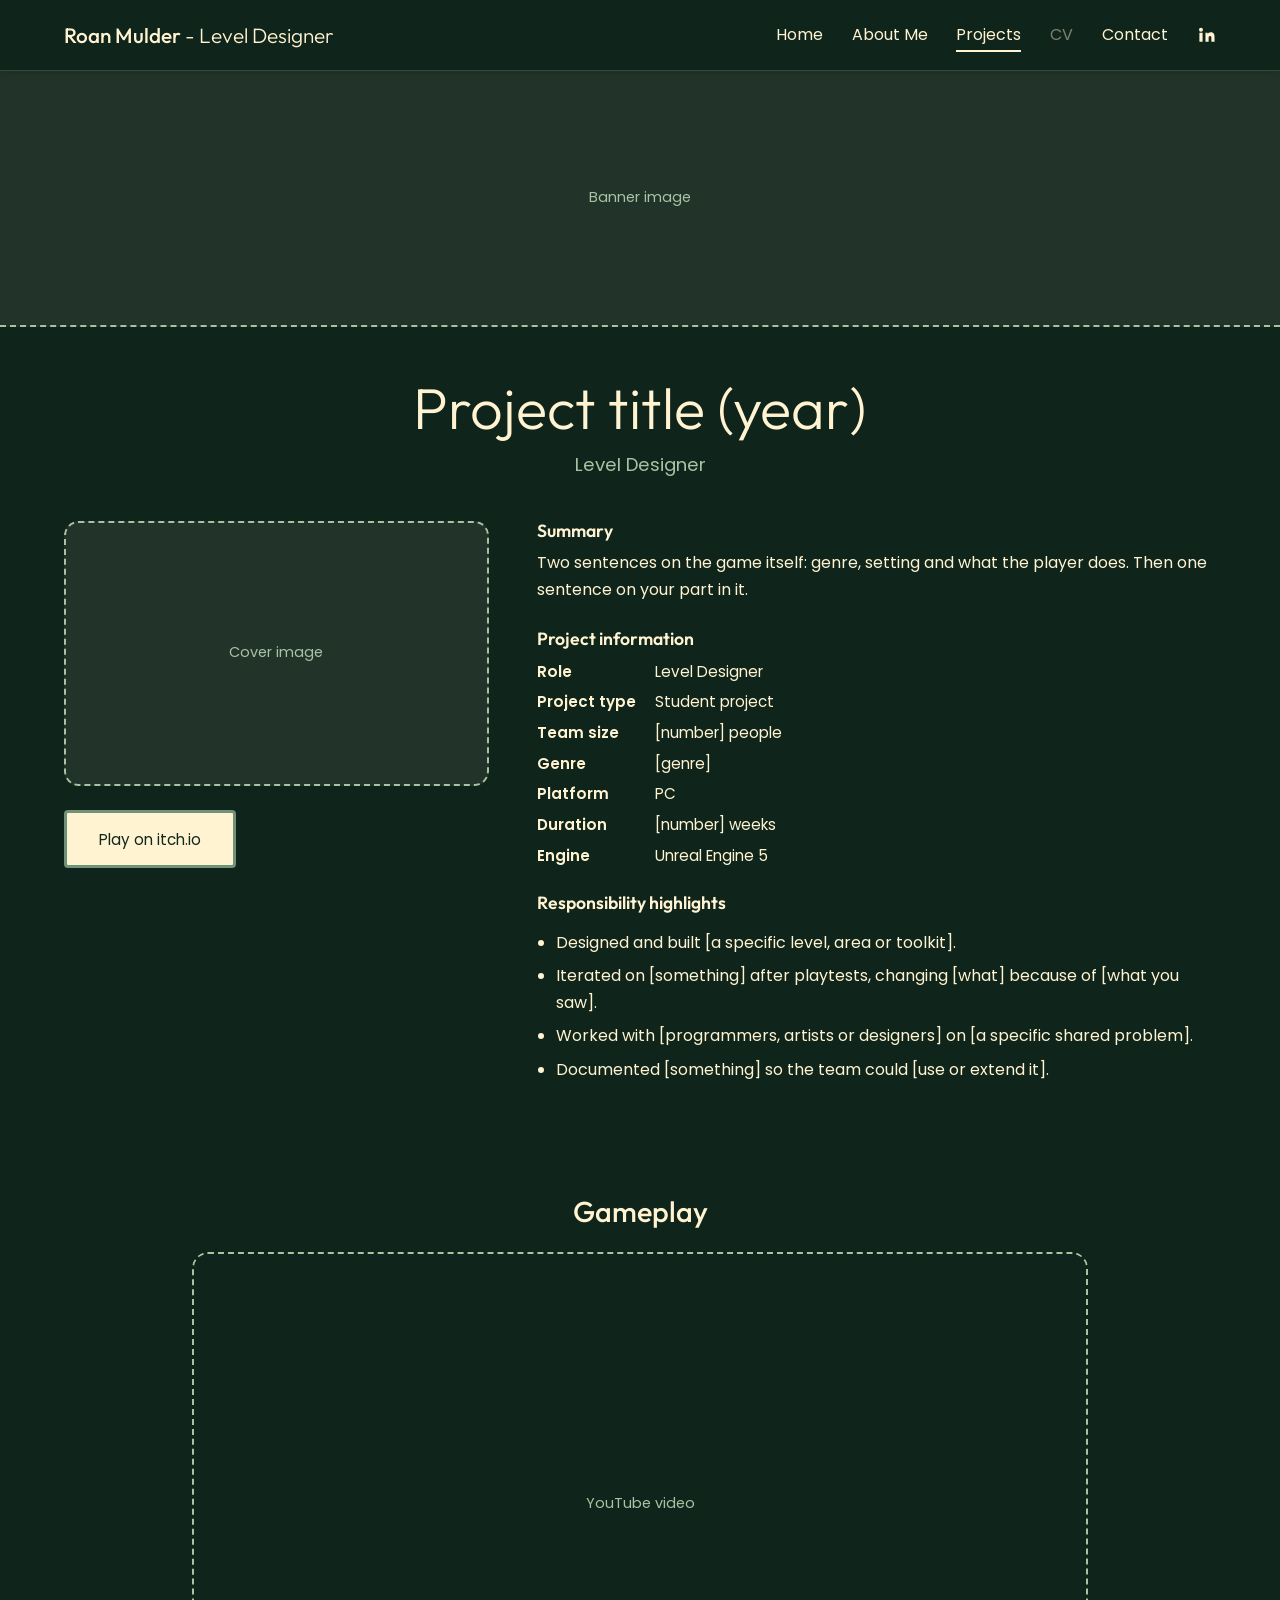
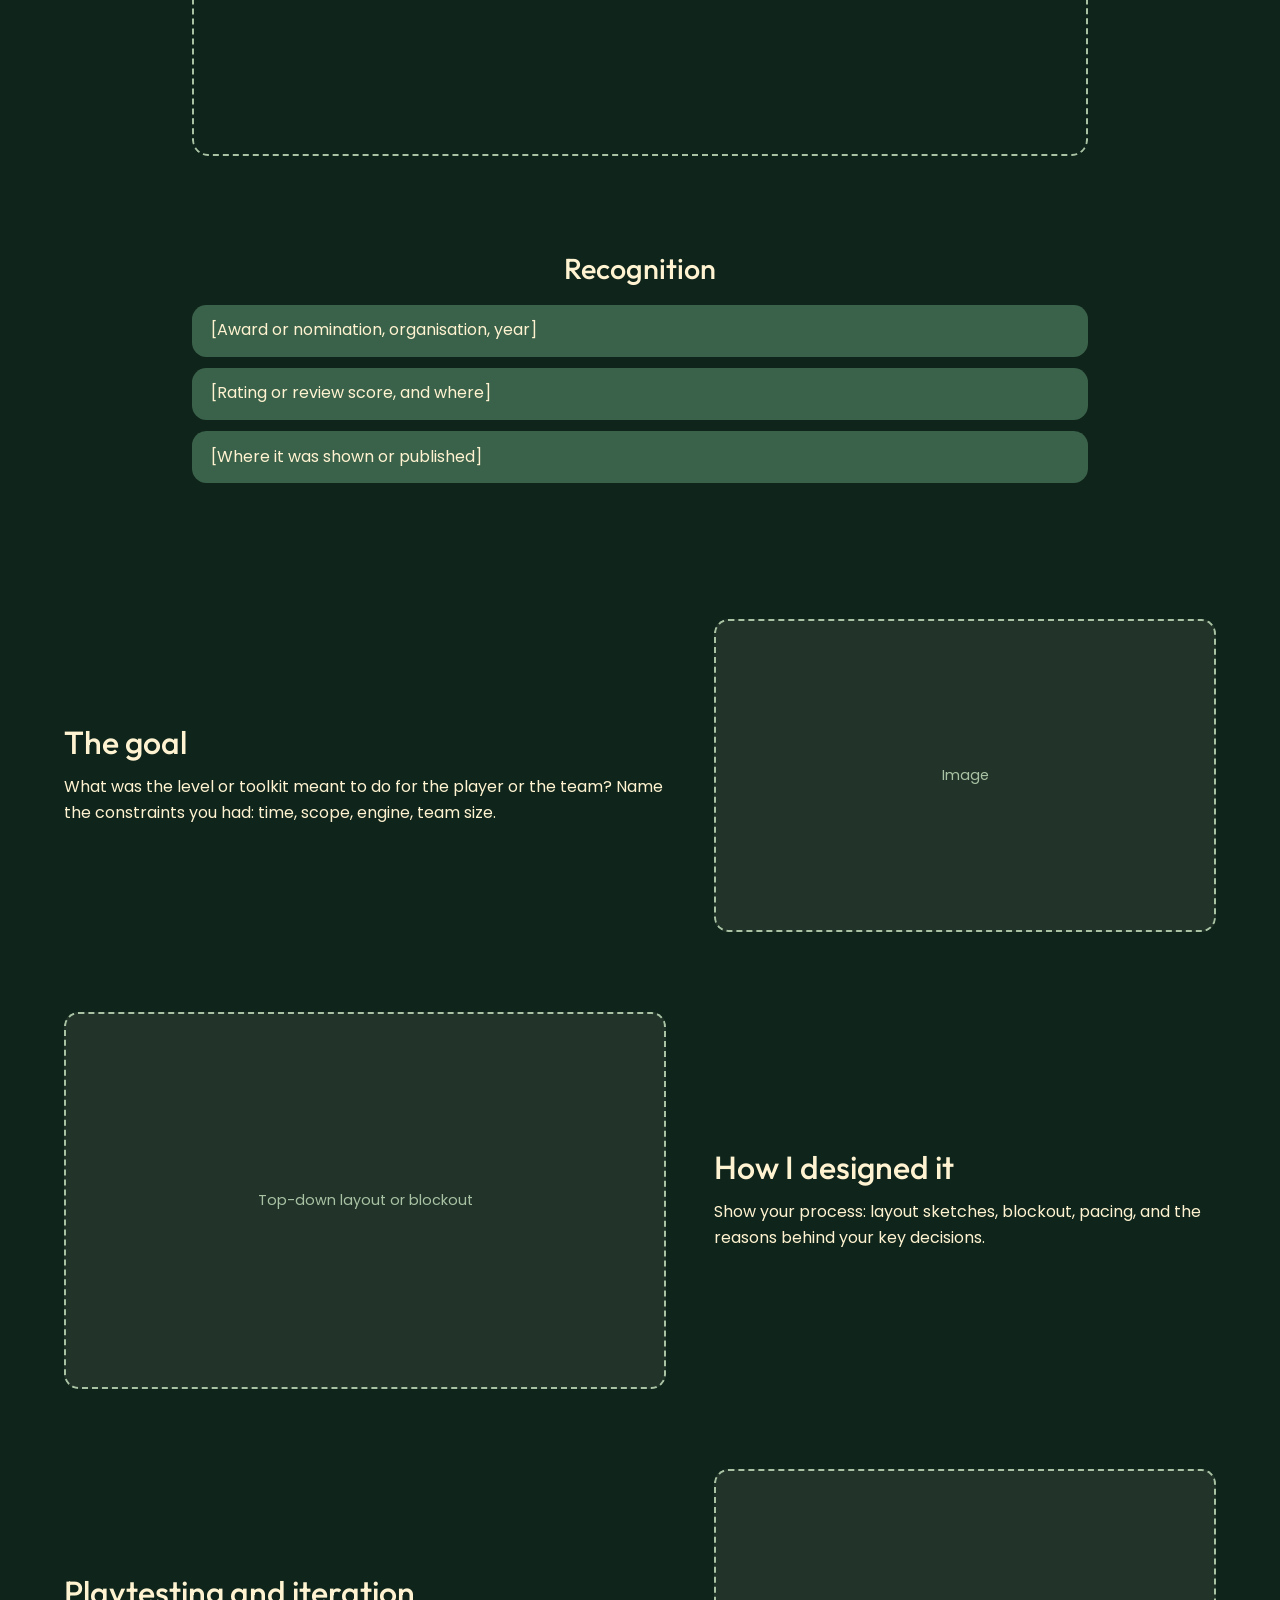
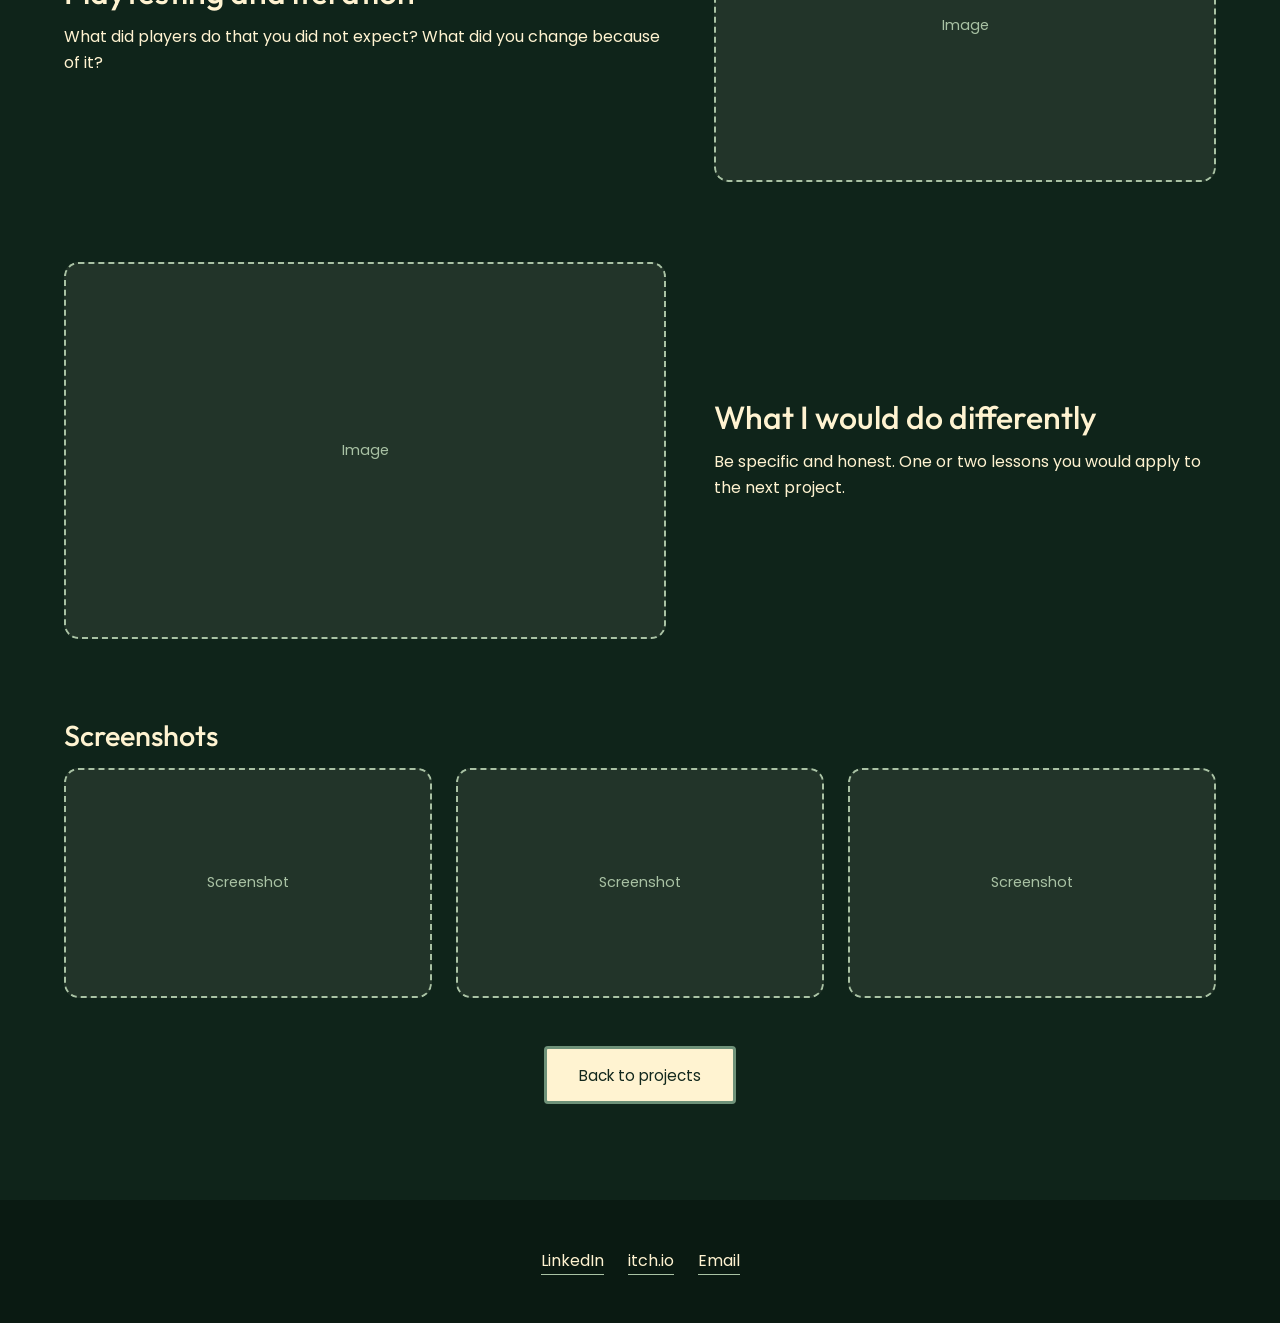
<file: project-template.html>
<!DOCTYPE html>
<html lang="en">
<head>
  <meta charset="utf-8">
  <meta name="viewport" content="width=device-width, initial-scale=1">
  <title>Project title | Roan Mulder</title>
  <meta name="description" content="Project page template.">
  <link rel="icon" href="data:image/svg+xml,%3Csvg xmlns='http://www.w3.org/2000/svg' viewBox='0 0 100 100'%3E%3Ctext y='.9em' font-size='90'%3E%F0%9F%A7%A9%3C/text%3E%3C/svg%3E">
  <link rel="preconnect" href="https://fonts.googleapis.com">
  <link rel="preconnect" href="https://fonts.gstatic.com" crossorigin>
  <link href="https://fonts.googleapis.com/css2?family=Outfit:wght@200;300;500;600&family=Poppins:wght@400;500;600&display=swap" rel="stylesheet">
  <link rel="stylesheet" href="css/style.css">
</head>
<body>
<a class="skip-link" href="#content">Skip to content</a>
<header class="site-header">
  <a class="logo" href="index.html" aria-label="Roan Mulder, Level Designer, home">
    Roan Mulder<span class="logo-role"> - Level Designer</span>
  </a>
  <button class="nav-toggle" aria-controls="site-nav" aria-expanded="false">Menu</button>
  <nav class="site-nav" id="site-nav" aria-label="Main">
    <ul class="nav-list">
        <li><a href="index.html">Home</a></li>
        <li><a href="about.html">About Me</a></li>
        <li><a href="projects.html" aria-current="page">Projects</a></li>
        <li><a aria-disabled="true" title="CV coming soon" style="opacity: .45; cursor: not-allowed; border-bottom-color: transparent">CV</a></li>
        <li><a href="contact.html">Contact</a></li>
        <li><a href="https://www.linkedin.com/in/roanmulder/" aria-label="LinkedIn (opens in a new tab)" target="_blank" rel="noopener"><svg viewBox="0 0 24 24" aria-hidden="true"><path d="M4.98 3.5a2.5 2.5 0 1 1 0 5 2.5 2.5 0 0 1 0-5zM3 9.75h4V21H3V9.75zm6.5 0h3.83v1.54h.06c.53-1 1.84-2.07 3.78-2.07 4.04 0 4.78 2.66 4.78 6.12V21h-4v-4.72c0-1.13-.02-2.58-1.57-2.58-1.57 0-1.81 1.23-1.81 2.5V21h-4V9.75z"/></svg></a></li>
    </ul>
  </nav>
</header>

<main id="content">
  <!-- REPLACE with: <img src="images/project-banner.jpg" alt=""> -->
  <div class="media banner"><div class="ph">Banner image</div></div>

  <div class="band-pine">
    <h1 class="project-title">Project title (year)</h1>
    <p class="project-role">Level Designer</p>

    <section class="section" aria-labelledby="summary-title" style="padding-top:2.5rem">
      <div class="section-inner summary">
        <div>
          <!-- REPLACE with: <img src="images/project-cover.jpg" alt="Cover of the project"> -->
          <div class="media media--cover"><div class="ph">Cover image</div></div>
          <p style="margin-top:1.5rem"><a class="btn" href="https://roanthegamer.itch.io" target="_blank" rel="noopener">Play on itch.io</a></p>
        </div>
        <div>
          <h2 id="summary-title">Summary</h2>
          <p>Two sentences on the game itself: genre, setting and what the player does. Then one sentence on your part in it.</p>

          <h2>Project information</h2>
          <dl class="facts">
            <dt>Role</dt><dd>Level Designer</dd>
            <dt>Project type</dt><dd>Student project</dd>
            <dt>Team size</dt><dd>[number] people</dd>
            <dt>Genre</dt><dd>[genre]</dd>
            <dt>Platform</dt><dd>PC</dd>
            <dt>Duration</dt><dd>[number] weeks</dd>
            <dt>Engine</dt><dd>Unreal Engine 5</dd>
          </dl>

          <h2>Responsibility highlights</h2>
          <ul>
            <li>Designed and built [a specific level, area or toolkit].</li>
            <li>Iterated on [something] after playtests, changing [what] because of [what you saw].</li>
            <li>Worked with [programmers, artists or designers] on [a specific shared problem].</li>
            <li>Documented [something] so the team could [use or extend it].</li>
          </ul>
        </div>
      </div>
    </section>

    <section class="section" style="padding-top:1rem" aria-labelledby="video-title">
      <div class="section-inner">
        <h2 id="video-title" style="text-align:center;font-size:1.8rem;margin-bottom:1.5rem">Gameplay</h2>
        <!-- REPLACE the placeholder with your YouTube embed, using the video code from the link:
             <iframe src="https://www.youtube.com/embed/VIDEO_CODE" title="Gameplay video" allowfullscreen loading="lazy"></iframe> -->
        <div class="video"><div class="ph">YouTube video</div></div>
      </div>
    </section>

    <!-- DELETE this whole section if the project has no awards, nominations or ratings yet -->
    <section class="section" style="padding-top:1rem" aria-labelledby="recognition-title">
      <div class="section-inner recognition">
        <h2 id="recognition-title">Recognition</h2>
        <ul>
          <li>[Award or nomination, organisation, year]</li>
          <li>[Rating or review score, and where]</li>
          <li>[Where it was shown or published]</li>
        </ul>
      </div>
    </section>

    <section class="section" style="padding-top:1rem">
      <div class="section-inner">
        <div class="row">
          <div>
            <h2>The goal</h2>
            <p>What was the level or toolkit meant to do for the player or the team? Name the constraints you had: time, scope, engine, team size.</p>
          </div>
          <!-- REPLACE with an image, such as a reference or a first sketch -->
          <div class="media media--cover row-media"><div class="ph">Image</div></div>
        </div>
        <div class="row row--flip">
          <div>
            <h2>How I designed it</h2>
            <p>Show your process: layout sketches, blockout, pacing, and the reasons behind your key decisions.</p>
          </div>
          <div class="media media--cover row-media"><div class="ph">Top-down layout or blockout</div></div>
        </div>
        <div class="row">
          <div>
            <h2>Playtesting and iteration</h2>
            <p>What did players do that you did not expect? What did you change because of it?</p>
          </div>
          <div class="media media--cover row-media"><div class="ph">Image</div></div>
        </div>
        <div class="row row--flip">
          <div>
            <h2>What I would do differently</h2>
            <p>Be specific and honest. One or two lessons you would apply to the next project.</p>
          </div>
          <div class="media media--cover row-media"><div class="ph">Image</div></div>
        </div>

        <h2 style="font-size:1.8rem;margin:2.5rem 0 1rem">Screenshots</h2>
        <div class="gallery">
          <div class="media media--cover"><div class="ph">Screenshot</div></div>
          <div class="media media--cover"><div class="ph">Screenshot</div></div>
          <div class="media media--cover"><div class="ph">Screenshot</div></div>
        </div>
        <p class="section-more"><a class="btn" href="projects.html">Back to projects</a></p>
      </div>
    </section>
  </div>
</main>
<footer class="site-footer">
  <div class="footer-inner" style="justify-content: center">
    <ul class="footer-links">
      <li><a href="https://www.linkedin.com/in/roanmulder/" target="_blank" rel="noopener">LinkedIn</a></li>
      <li><a href="https://roanthegamer.itch.io" target="_blank" rel="noopener">itch.io</a></li>
      <li><a href="mailto:240100@buas.nl">Email</a></li>
    </ul>
  </div>
</footer>
<script src="js/main.js"></script>
</body>
</html>
</file>
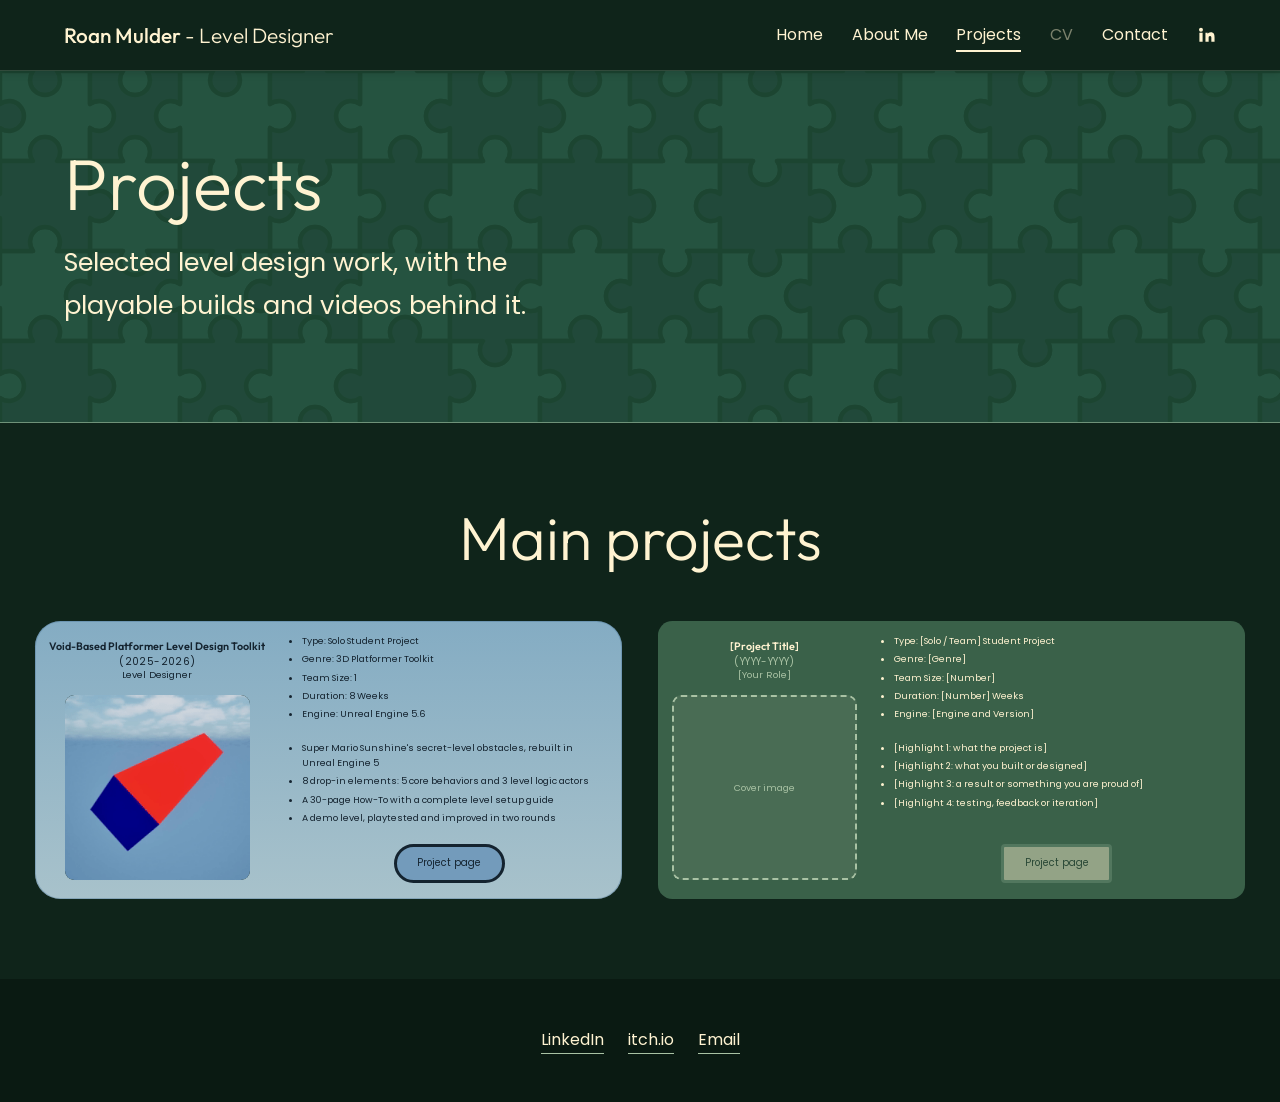
<file: projects.html>
<!DOCTYPE html>
<html lang="en">
<head>
  <meta charset="utf-8">
  <meta name="viewport" content="width=device-width, initial-scale=1">
  <title>Projects | Roan Mulder</title>
  <meta name="description" content="Level design projects by Roan Mulder.">
  <link rel="icon" href="data:image/svg+xml,%3Csvg xmlns='http://www.w3.org/2000/svg' viewBox='0 0 100 100'%3E%3Ctext y='.9em' font-size='90'%3E%F0%9F%A7%A9%3C/text%3E%3C/svg%3E">
  <link rel="preconnect" href="https://fonts.googleapis.com">
  <link rel="preconnect" href="https://fonts.gstatic.com" crossorigin>
  <link href="https://fonts.googleapis.com/css2?family=Outfit:wght@200;300;500;600&family=Poppins:wght@400;500;600&display=swap" rel="stylesheet">
  <link rel="stylesheet" href="css/style.css">
  <style>
    /* Project previews: one per row. On wide desktops the pair spreads across the window,
       and each card is the same layout scaled to fill half of it (sizes below are in em, so they all scale together). */
    .card-grid.preview-grid { grid-template-columns: auto !important; }
    @media (min-width: 1280px) {
      .card-grid.preview-grid {
        grid-template-columns: repeat(2, auto) !important; gap: 36px;
        width: calc(100vw - 70px); margin-left: calc(50% - 50vw + 35px);
      }
      .preview-grid > .card {
        font-size: calc((100vw - 106px) / 114.5); width: 57.25em;
        padding: 1.2em 1.4em 1.6em; border-radius: 1.4em; gap: 1.5em 2.5em !important;
      }
      .preview-grid h3 { font-size: 1.05em; margin: .381em 0 .762em !important; }
      .preview-grid .role { font-size: .92em; margin: -.4348em 0 1.3043em !important; }
      .preview-grid .media { width: 18em !important; border-radius: .9em; }
      .preview-grid .ph { font-size: .9em; }
      .preview-grid .card > div:last-child { flex-basis: 17em !important; }
      .preview-grid ul { font-size: .9em; margin: 0 0 1.6667em; padding-left: 1.2222em; }
      .preview-grid li { margin-bottom: .3333em; }
      .preview-grid .btn { font-size: .95em; padding: .8947em 2.1053em; min-width: 8.9474em; }
    }

    /* The years under a preview's title, small like on the project page (in em, so they scale with the card) */
    .card .card-years { text-align: center; color: var(--sage); font-size: max(.72em, 10px); letter-spacing: .04em; line-height: 1.3; margin: -.6em 0 .35em; }

    /* Void-Based Platformer preview (project-card--sky): the sky look of its project page, mario-toolkit.html.
       Only this card; the shared .card rules (and the other preview) are untouched. Sizes and spacing stay as they are. */
    .card.project-card--sky {
      background: linear-gradient(to bottom, #84acc3, #a8c2cb); color: #14232f;   /* the sky of the project page (its middle and horizon blues) */
      border-radius: 1.6rem; box-shadow: inset 0 0 0 1px rgba(63, 106, 143, .35);
    }
    .project-card--sky h3 { color: #14232f; }
    .project-card--sky .role, .project-card--sky .card-years { color: #14232f; }
    .project-card--sky li::marker { color: #14232f; }
    .project-card--sky .media { background: linear-gradient(to bottom, #638caf, #a8c2cb); }
    .project-card--sky .ph { color: #14232f; }
    .project-card--sky .btn { background: #739bbb; color: #14232f; border-color: #14232f; border-radius: 999px; }
    .project-card--sky .btn:hover { background: #e6eff6; border-color: #14232f; }
    .project-card--sky .btn:focus-visible { outline: 3px solid #14232f; outline-offset: 2px; box-shadow: 0 0 0 2px #fff; }
  </style>
</head>
<body>
<a class="skip-link" href="#content">Skip to content</a>
<header class="site-header">
  <a class="logo" href="index.html" aria-label="Roan Mulder, Level Designer, home">
    Roan Mulder<span class="logo-role"> - Level Designer</span>
  </a>
  <button class="nav-toggle" aria-controls="site-nav" aria-expanded="false">Menu</button>
  <nav class="site-nav" id="site-nav" aria-label="Main">
    <ul class="nav-list">
        <li><a href="index.html">Home</a></li>
        <li><a href="about.html">About Me</a></li>
        <li><a href="projects.html" aria-current="page">Projects</a></li>
        <li><a aria-disabled="true" title="CV coming soon" style="opacity: .45; cursor: not-allowed; border-bottom-color: transparent">CV</a></li>
        <li><a href="contact.html">Contact</a></li>
        <li><a href="https://www.linkedin.com/in/roanmulder/" aria-label="LinkedIn (opens in a new tab)" target="_blank" rel="noopener"><svg viewBox="0 0 24 24" aria-hidden="true"><path d="M4.98 3.5a2.5 2.5 0 1 1 0 5 2.5 2.5 0 0 1 0-5zM3 9.75h4V21H3V9.75zm6.5 0h3.83v1.54h.06c.53-1 1.84-2.07 3.78-2.07 4.04 0 4.78 2.66 4.78 6.12V21h-4v-4.72c0-1.13-.02-2.58-1.57-2.58-1.57 0-1.81 1.23-1.81 2.5V21h-4V9.75z"/></svg></a></li>
    </ul>
  </nav>
</header>

<main id="content">
  <section class="hero hero--short">
    <div class="hero-inner" style="grid-template-columns:1fr">
      <div>
        <h1>Projects</h1>
        <p class="lead">Selected level design work, with the playable builds and videos behind it.</p>
      </div>
    </div>
  </section>

  <section class="section" aria-labelledby="main-title">
    <div class="section-inner">
      <h2 class="section-title" id="main-title">Main projects</h2>
      <div class="card-grid card-grid--one preview-grid">
      <article class="card project-card--sky" style="flex-direction: row; flex-wrap: wrap; gap: 1.5rem 2.5rem">
        <div style="display: flex; flex-direction: column; align-self: center; margin: 0 auto">
          <h3 style="margin-top: .4rem">Void-Based Platformer Level Design Toolkit</h3>
          <p class="card-years">(2025-2026)</p>
          <p class="role" style="margin-bottom: 1.2rem">Level Designer</p>
          <div class="media media--cover" style="aspect-ratio: 1 / 1; width: 18rem; max-width: 100%; align-self: center"><div class="ph">Cover image: mario-cover.gif</div><img src="images/mario-cover.gif" alt="The toolkit demo level in Unreal Engine 5" onerror="this.remove()"></div>
        </div>
        <div style="display: flex; flex-direction: column; flex: 1 1 17rem">
          <ul>
            <li>Type: Solo Student Project</li>
            <li>Genre: 3D Platformer Toolkit</li>
            <li>Team Size: 1</li>
            <li>Duration: 8 Weeks</li>
            <li>Engine: Unreal Engine 5.6</li>
          </ul>
          <ul>
            <li>Super Mario Sunshine's secret-level obstacles, rebuilt in Unreal Engine 5</li>
            <li>8 drop-in elements: 5 core behaviors and 3 level logic actors</li>
            <li>A 30-page How-To with a complete level setup guide</li>
            <li>A demo level, playtested and improved in two rounds</li>
          </ul>
          <a class="btn" href="mario-toolkit.html">Project page</a>
        </div>
      </article>
      <!-- EDIT: second project. Replace the [placeholders], add the cover image, and turn the button into a link once the project page exists. -->
      <article class="card" style="flex-direction: row; flex-wrap: wrap; gap: 1.5rem 2.5rem">
        <div style="display: flex; flex-direction: column; align-self: center; margin: 0 auto">
          <h3 style="margin-top: .4rem">[Project Title]</h3>
          <p class="card-years">(YYYY-YYYY)</p>
          <p class="role" style="margin-bottom: 1.2rem">[Your Role]</p>
          <div class="media media--cover" style="aspect-ratio: 1 / 1; width: 18rem; max-width: 100%; align-self: center"><div class="ph">Cover image</div></div>
        </div>
        <div style="display: flex; flex-direction: column; flex: 1 1 17rem">
          <ul>
            <li>Type: [Solo / Team] Student Project</li>
            <li>Genre: [Genre]</li>
            <li>Team Size: [Number]</li>
            <li>Duration: [Number] Weeks</li>
            <li>Engine: [Engine and Version]</li>
          </ul>
          <ul>
            <li>[Highlight 1: what the project is]</li>
            <li>[Highlight 2: what you built or designed]</li>
            <li>[Highlight 3: a result or something you are proud of]</li>
            <li>[Highlight 4: testing, feedback or iteration]</li>
          </ul>
          <a class="btn" aria-disabled="true" title="Project page coming soon" style="opacity: .45; cursor: not-allowed; background: var(--cream); border-color: var(--edge)">Project page</a>
        </div>
      </article>
      </div>
    </div>
  </section>
</main>
<footer class="site-footer">
  <div class="footer-inner" style="justify-content: center">
    <ul class="footer-links">
      <li><a href="https://www.linkedin.com/in/roanmulder/" target="_blank" rel="noopener">LinkedIn</a></li>
      <li><a href="https://roanthegamer.itch.io" target="_blank" rel="noopener">itch.io</a></li>
      <li><a href="mailto:240100@buas.nl">Email</a></li>
    </ul>
  </div>
</footer>
<script src="js/main.js"></script>
</body>
</html>
</file>
<file: css/style.css>
/* ==========================================================
   Portfolio template - Roan Mulder
   Colors live in :root. Change them there to re-theme the site.
   ========================================================== */

:root {
  --deep: #0f241a;      /* darkest pine: page background */
  --moss: #1c4531;      /* moss green: hero bands */
  --card: #3a6149;      /* lighter moss: project cards */
  --cream: #fff3d1;     /* cream: buttons and light sections */
  --ink: #12281d;       /* dark text on cream */
  --sage: #a9c2a4;      /* soft green: secondary text, outlines */
  --edge: #6f9279;      /* button borders */
  --gold: #e8c860;      /* hover and focus accent */
  --footer: #0a1a12;

  --font-head: "Outfit", "Segoe UI", system-ui, sans-serif;
  --font-body: "Poppins", "Segoe UI", system-ui, sans-serif;
  --pad: clamp(1.25rem, 5vw, 5rem);
  --max: 72rem;

  /* Interlocking jigsaw: a nod to Banjo-Kazooie's jiggies */
  --puzzle: url("data:image/svg+xml,%3Csvg xmlns='http://www.w3.org/2000/svg' width='360' height='360' viewBox='0 0 360 360'%3E%3Cdefs%3E%3Cg id='g' stroke='%231c4531' stroke-width='3' stroke-linejoin='round'%3E%3Cg fill='%23255340'%3E%3Cpath d='M0,0L22,0A10,10 0 1 0 38,0L60,0L60,22A10,10 0 1 1 60,38L60,60L38,60A10,10 0 1 0 22,60L0,60L0,38A10,10 0 1 0 0,22L0,0Z'/%3E%3Cpath d='M120,0L142,0A10,10 0 1 0 158,0L180,0L180,22A10,10 0 1 1 180,38L180,60L158,60A10,10 0 1 1 142,60L120,60L120,38A10,10 0 1 1 120,22L120,0Z'/%3E%3Cpath d='M240,0L262,0A10,10 0 1 1 278,0L300,0L300,22A10,10 0 1 0 300,38L300,60L278,60A10,10 0 1 0 262,60L240,60L240,38A10,10 0 1 1 240,22L240,0Z'/%3E%3Cpath d='M60,60L82,60A10,10 0 1 1 98,60L120,60L120,82A10,10 0 1 0 120,98L120,120L98,120A10,10 0 1 1 82,120L60,120L60,98A10,10 0 1 0 60,82L60,60Z'/%3E%3Cpath d='M180,60L202,60A10,10 0 1 0 218,60L240,60L240,82A10,10 0 1 1 240,98L240,120L218,120A10,10 0 1 0 202,120L180,120L180,98A10,10 0 1 0 180,82L180,60Z'/%3E%3Cpath d='M300,60L322,60A10,10 0 1 1 338,60L360,60L360,82A10,10 0 1 0 360,98L360,120L338,120A10,10 0 1 0 322,120L300,120L300,98A10,10 0 1 1 300,82L300,60Z'/%3E%3Cpath d='M0,120L22,120A10,10 0 1 1 38,120L60,120L60,142A10,10 0 1 0 60,158L60,180L38,180A10,10 0 1 0 22,180L0,180L0,158A10,10 0 1 1 0,142L0,120Z'/%3E%3Cpath d='M120,120L142,120A10,10 0 1 0 158,120L180,120L180,142A10,10 0 1 0 180,158L180,180L158,180A10,10 0 1 0 142,180L120,180L120,158A10,10 0 1 1 120,142L120,120Z'/%3E%3Cpath d='M240,120L262,120A10,10 0 1 1 278,120L300,120L300,142A10,10 0 1 1 300,158L300,180L278,180A10,10 0 1 0 262,180L240,180L240,158A10,10 0 1 1 240,142L240,120Z'/%3E%3Cpath d='M60,180L82,180A10,10 0 1 1 98,180L120,180L120,202A10,10 0 1 1 120,218L120,240L98,240A10,10 0 1 1 82,240L60,240L60,218A10,10 0 1 0 60,202L60,180Z'/%3E%3Cpath d='M180,180L202,180A10,10 0 1 1 218,180L240,180L240,202A10,10 0 1 0 240,218L240,240L218,240A10,10 0 1 0 202,240L180,240L180,218A10,10 0 1 1 180,202L180,180Z'/%3E%3Cpath d='M300,180L322,180A10,10 0 1 0 338,180L360,180L360,202A10,10 0 1 1 360,218L360,240L338,240A10,10 0 1 1 322,240L300,240L300,218A10,10 0 1 0 300,202L300,180Z'/%3E%3Cpath d='M0,240L22,240A10,10 0 1 0 38,240L60,240L60,262A10,10 0 1 0 60,278L60,300L38,300A10,10 0 1 0 22,300L0,300L0,278A10,10 0 1 0 0,262L0,240Z'/%3E%3Cpath d='M120,240L142,240A10,10 0 1 1 158,240L180,240L180,262A10,10 0 1 1 180,278L180,300L158,300A10,10 0 1 1 142,300L120,300L120,278A10,10 0 1 0 120,262L120,240Z'/%3E%3Cpath d='M240,240L262,240A10,10 0 1 0 278,240L300,240L300,262A10,10 0 1 1 300,278L300,300L278,300A10,10 0 1 1 262,300L240,300L240,278A10,10 0 1 1 240,262L240,240Z'/%3E%3Cpath d='M60,300L82,300A10,10 0 1 1 98,300L120,300L120,322A10,10 0 1 0 120,338L120,360L98,360A10,10 0 1 1 82,360L60,360L60,338A10,10 0 1 1 60,322L60,300Z'/%3E%3Cpath d='M180,300L202,300A10,10 0 1 0 218,300L240,300L240,322A10,10 0 1 0 240,338L240,360L218,360A10,10 0 1 0 202,360L180,360L180,338A10,10 0 1 1 180,322L180,300Z'/%3E%3Cpath d='M300,300L322,300A10,10 0 1 1 338,300L360,300L360,322A10,10 0 1 0 360,338L360,360L338,360A10,10 0 1 1 322,360L300,360L300,338A10,10 0 1 1 300,322L300,300Z'/%3E%3C/g%3E%3Cg fill='%2321493a'%3E%3Cpath d='M60,0L82,0A10,10 0 1 0 98,0L120,0L120,22A10,10 0 1 0 120,38L120,60L98,60A10,10 0 1 0 82,60L60,60L60,38A10,10 0 1 0 60,22L60,0Z'/%3E%3Cpath d='M180,0L202,0A10,10 0 1 1 218,0L240,0L240,22A10,10 0 1 0 240,38L240,60L218,60A10,10 0 1 1 202,60L180,60L180,38A10,10 0 1 0 180,22L180,0Z'/%3E%3Cpath d='M300,0L322,0A10,10 0 1 0 338,0L360,0L360,22A10,10 0 1 1 360,38L360,60L338,60A10,10 0 1 0 322,60L300,60L300,38A10,10 0 1 1 300,22L300,0Z'/%3E%3Cpath d='M0,60L22,60A10,10 0 1 1 38,60L60,60L60,82A10,10 0 1 1 60,98L60,120L38,120A10,10 0 1 0 22,120L0,120L0,98A10,10 0 1 1 0,82L0,60Z'/%3E%3Cpath d='M120,60L142,60A10,10 0 1 0 158,60L180,60L180,82A10,10 0 1 1 180,98L180,120L158,120A10,10 0 1 1 142,120L120,120L120,98A10,10 0 1 1 120,82L120,60Z'/%3E%3Cpath d='M240,60L262,60A10,10 0 1 1 278,60L300,60L300,82A10,10 0 1 0 300,98L300,120L278,120A10,10 0 1 0 262,120L240,120L240,98A10,10 0 1 0 240,82L240,60Z'/%3E%3Cpath d='M60,120L82,120A10,10 0 1 0 98,120L120,120L120,142A10,10 0 1 0 120,158L120,180L98,180A10,10 0 1 0 82,180L60,180L60,158A10,10 0 1 1 60,142L60,120Z'/%3E%3Cpath d='M180,120L202,120A10,10 0 1 1 218,120L240,120L240,142A10,10 0 1 0 240,158L240,180L218,180A10,10 0 1 0 202,180L180,180L180,158A10,10 0 1 1 180,142L180,120Z'/%3E%3Cpath d='M300,120L322,120A10,10 0 1 1 338,120L360,120L360,142A10,10 0 1 0 360,158L360,180L338,180A10,10 0 1 1 322,180L300,180L300,158A10,10 0 1 0 300,142L300,120Z'/%3E%3Cpath d='M0,180L22,180A10,10 0 1 1 38,180L60,180L60,202A10,10 0 1 1 60,218L60,240L38,240A10,10 0 1 1 22,240L0,240L0,218A10,10 0 1 0 0,202L0,180Z'/%3E%3Cpath d='M120,180L142,180A10,10 0 1 1 158,180L180,180L180,202A10,10 0 1 0 180,218L180,240L158,240A10,10 0 1 0 142,240L120,240L120,218A10,10 0 1 0 120,202L120,180Z'/%3E%3Cpath d='M240,180L262,180A10,10 0 1 1 278,180L300,180L300,202A10,10 0 1 1 300,218L300,240L278,240A10,10 0 1 1 262,240L240,240L240,218A10,10 0 1 1 240,202L240,180Z'/%3E%3Cpath d='M60,240L82,240A10,10 0 1 0 98,240L120,240L120,262A10,10 0 1 1 120,278L120,300L98,300A10,10 0 1 0 82,300L60,300L60,278A10,10 0 1 1 60,262L60,240Z'/%3E%3Cpath d='M180,240L202,240A10,10 0 1 1 218,240L240,240L240,262A10,10 0 1 0 240,278L240,300L218,300A10,10 0 1 1 202,300L180,300L180,278A10,10 0 1 0 180,262L180,240Z'/%3E%3Cpath d='M300,240L322,240A10,10 0 1 0 338,240L360,240L360,262A10,10 0 1 1 360,278L360,300L338,300A10,10 0 1 0 322,300L300,300L300,278A10,10 0 1 0 300,262L300,240Z'/%3E%3Cpath d='M0,300L22,300A10,10 0 1 1 38,300L60,300L60,322A10,10 0 1 0 60,338L60,360L38,360A10,10 0 1 1 22,360L0,360L0,338A10,10 0 1 1 0,322L0,300Z'/%3E%3Cpath d='M120,300L142,300A10,10 0 1 0 158,300L180,300L180,322A10,10 0 1 0 180,338L180,360L158,360A10,10 0 1 1 142,360L120,360L120,338A10,10 0 1 1 120,322L120,300Z'/%3E%3Cpath d='M240,300L262,300A10,10 0 1 0 278,300L300,300L300,322A10,10 0 1 0 300,338L300,360L278,360A10,10 0 1 0 262,360L240,360L240,338A10,10 0 1 1 240,322L240,300Z'/%3E%3C/g%3E%3C/g%3E%3C/defs%3E%3Cuse href='%23g' x='-360' y='-360'/%3E%3Cuse href='%23g' x='-360' y='0'/%3E%3Cuse href='%23g' x='-360' y='360'/%3E%3Cuse href='%23g' x='0' y='-360'/%3E%3Cuse href='%23g' x='0' y='0'/%3E%3Cuse href='%23g' x='0' y='360'/%3E%3Cuse href='%23g' x='360' y='-360'/%3E%3Cuse href='%23g' x='360' y='0'/%3E%3Cuse href='%23g' x='360' y='360'/%3E%3C/svg%3E");
}

*, *::before, *::after { box-sizing: border-box; }

html { scroll-behavior: smooth; scroll-padding-top: var(--site-header-height, 0px); }   /* anchor jumps and focus stay clear of the sticky header */

body {
  margin: 0;
  background: var(--deep);
  color: var(--cream);
  font-family: var(--font-body);
  font-size: 1rem;
  line-height: 1.65;
}

img { max-width: 100%; display: block; }
a { color: inherit; }
h1, h2, h3 { font-family: var(--font-head); font-weight: 300; line-height: 1.15; margin: 0; }
p { margin: 0 0 1rem; }

:focus-visible { outline: 3px solid var(--gold); outline-offset: 3px; }

.skip-link {
  position: absolute; left: -999px; top: 0; z-index: 100;
  background: var(--cream); color: var(--ink); padding: .6rem 1rem;
}
.skip-link:focus { left: 1rem; top: 1rem; }

/* ---------- Header ---------- */

/* Sticky on every page. z-index 50: above the page content, the overview pill (15) and the sky (-1).
   Dialogs such as the video lightbox open in the browser's top layer, above everything. */
.site-header {
  position: sticky; top: 0; z-index: 50;
  box-shadow: 0 2px 8px rgba(0, 0, 0, .15);
  display: flex; align-items: center; justify-content: space-between;
  padding: 1.1rem var(--pad);
  background: var(--deep);
  border-bottom: 1px solid rgba(111, 146, 121, .35);
}

.logo { text-decoration: none; font-family: var(--font-head); font-weight: 500; font-size: 1.3rem; }
.logo-role { font-weight: 300; }

.nav-list { display: flex; align-items: center; gap: 1.8rem; list-style: none; margin: 0; padding: 0; }
.nav-list a { text-decoration: none; padding: .25rem 0; border-bottom: 2px solid transparent; transition: border-color .15s; }
.nav-list a:hover { border-bottom-color: var(--sage); }
.nav-list a[aria-current="page"] { border-bottom-color: var(--cream); }
.nav-list svg { width: 1.2rem; height: 1.2rem; fill: currentColor; display: block; }

.nav-toggle {
  display: none; background: none; border: 2px solid var(--cream); color: var(--cream);
  font: inherit; padding: .35rem .9rem; border-radius: .5rem; cursor: pointer;
}

/* ---------- Hero ---------- */

.hero {
  position: relative;
  padding: 4.5rem var(--pad) 5rem;
  background: var(--puzzle), var(--moss);
  background-size: 540px 540px, auto;
  border-bottom: 1px solid var(--edge);
}
.hero--short { padding-bottom: 4rem; }

.hero-inner {
  max-width: var(--max); margin: 0 auto;
  display: grid; grid-template-columns: 1.3fr 1fr; gap: 4rem; align-items: center;
}
.hero h1 { font-size: clamp(2.8rem, 6vw, 4.5rem); margin-bottom: 1rem; }
.hero .lead { font-size: clamp(1.15rem, 2.2vw, 1.6rem); max-width: 34rem; margin-bottom: 2rem; }

.button-row { display: flex; flex-wrap: wrap; gap: 1rem; }
.button-row--fit { display: grid; grid-template-columns: repeat(3, 1fr); max-width: 34rem; }
.button-row--fit .btn { min-width: 0; padding-left: .5rem; padding-right: .5rem; }

.btn {
  display: inline-block; text-align: center; text-decoration: none;
  background: var(--cream); color: var(--ink);
  border: 3px solid var(--edge); border-radius: .25rem;
  padding: .85rem 2rem; min-width: 8.5rem; font-size: .95rem;
  transition: background .15s, border-color .15s;
}
.btn:hover { background: var(--gold); border-color: var(--cream); }

/* ---------- Image placeholders ---------- */

.media { position: relative; overflow: hidden; border-radius: 1.4rem; background: rgba(255, 243, 209, .08); }
.media img { position: relative; z-index: 1; width: 100%; height: 100%; object-fit: cover; background: var(--deep); }
.media--portrait { aspect-ratio: 3 / 4; }
.media--cover { aspect-ratio: 16 / 10; border-radius: .9rem; }
.media--wide { aspect-ratio: 16 / 9; }
.media--square { aspect-ratio: 1 / 1; }
.media--contain img { object-fit: contain; }
.media--auto { aspect-ratio: auto; min-height: 10rem; border-radius: .9rem; }
.media--auto img { height: auto; }
.ph {
  position: absolute; inset: 0; display: grid; place-items: center; text-align: center;
  border: 2px dashed var(--sage); border-radius: inherit; color: var(--sage);
  font-size: .9rem; padding: 1rem;
}

/* ---------- Sections ---------- */

.section { padding: 5rem var(--pad); }
.section-inner { max-width: var(--max); margin: 0 auto; }
.section-title { text-align: center; font-size: clamp(2.4rem, 5vw, 3.8rem); margin-bottom: 3rem; }
.section-more { text-align: center; margin-top: 3rem; }

.band-cream { background: var(--cream); color: var(--ink); }
.band-cream .btn { background: var(--ink); color: var(--cream); border-color: var(--card); }
.band-cream .btn:hover { background: var(--moss); border-color: var(--ink); }
.band-cream h2 { font-weight: 500; }

.band-pine { background: var(--deep); color: var(--cream); }
.band-pine h2 { font-weight: 500; }
.band-pine .cv-block { border-top-color: rgba(169, 194, 164, .25); }
.band-pine .chips li { border-color: var(--edge); background: rgba(58, 97, 73, .4); }

.prose { max-width: 44rem; }
.prose h2 { font-size: clamp(1.6rem, 3vw, 2.1rem); margin: 2.5rem 0 1rem; }

/* ---------- Project cards ---------- */

.card-grid--one { grid-template-columns: minmax(0, 24rem) !important; justify-content: center; }
.card-grid { display: grid; grid-template-columns: repeat(auto-fit, minmax(17rem, 1fr)); gap: 2rem; }

.card {
  display: flex; flex-direction: column;
  background: var(--card); border-radius: 1.4rem; padding: 1.2rem 1.4rem 1.6rem;
}
.card h3 { font-weight: 600; font-size: 1.05rem; text-align: center; margin: 1.2rem 0 .8rem; }
.card .role { text-align: center; color: var(--sage); font-size: .92rem; margin: -.4rem 0 .9rem; }
.card ul { margin: 0 0 1.5rem; padding-left: 1.1rem; font-size: .9rem; }
.card li { margin-bottom: .3rem; }
.card .btn { margin-top: auto; align-self: center; }

.card--compact { padding: 1.4rem; }
.card--compact h3 { text-align: left; margin: 0 0 .5rem; }
.card--compact p { font-size: .9rem; color: var(--cream); }
.card--compact .btn { align-self: flex-start; padding: .6rem 1.4rem; min-width: 0; }

.subhead { font-size: clamp(1.8rem, 3.5vw, 2.4rem); text-align: center; margin: 5rem 0 2.5rem; }

/* ---------- Chips ---------- */

.chips { list-style: none; margin: 1.5rem 0 0; padding: 0; display: flex; flex-wrap: wrap; gap: .75rem; }
.chips li {
  border: 2px solid var(--card); background: rgba(58, 97, 73, .12);
  padding: .4rem 1.1rem; border-radius: 999px; font-size: .92rem;
}

/* ---------- About / CV / Contact ---------- */

.about-grid { max-width: var(--max); margin: 0 auto; display: grid; grid-template-columns: 1.4fr 1fr; gap: 4rem; align-items: start; }
.about-grid h1 { font-size: clamp(2.6rem, 5vw, 4rem); font-style: italic; font-weight: 500; margin-bottom: 1.5rem; }
.about-grid p { max-width: 38rem; }

.cv-block { display: grid; grid-template-columns: 12rem 1fr; gap: 2rem; padding: 2.2rem 0; border-top: 2px solid rgba(18, 40, 29, .18); }
.cv-block:first-of-type { border-top: 0; }
.cv-block h2 { font-size: 1.5rem; }
.cv-entry { margin-bottom: 1.4rem; }
.cv-entry h3 { font-weight: 600; font-size: 1.05rem; }
.cv-entry .when { font-size: .88rem; opacity: .75; margin-bottom: .3rem; }

.contact-intro { font-size: 1.2rem; max-width: 36rem; }

/* ---------- Project page ---------- */

.banner { height: clamp(10rem, 22vw, 16rem); border-radius: 0; }
.banner .ph { border-radius: 0; border-width: 0 0 2px 0; }

.project-title { text-align: center; font-size: clamp(2.4rem, 5vw, 3.6rem); padding: 3rem var(--pad) 0; }
.project-role { text-align: center; color: var(--sage); font-size: 1.15rem; margin: .6rem 0 0; padding: 0 var(--pad); }

.summary { display: grid; grid-template-columns: 1fr 1.6fr; gap: 3rem; align-items: start; }
.summary h2 { font-size: 1.1rem; font-weight: 600; margin-bottom: .6rem; }
.summary ul { padding-left: 1.2rem; }
.summary li { margin-bottom: .45rem; }
.summary h2:not(:first-child) { margin-top: 1.6rem; }
.recognition { max-width: 56rem; margin: 0 auto; }
.recognition h2 { font-size: 1.8rem; text-align: center; margin-bottom: 1.2rem; }
.recognition ul { list-style: none; margin: 0; padding: 0; display: grid; gap: .7rem; }
.recognition li { background: var(--card); border-radius: .9rem; padding: .8rem 1.2rem; }
.facts { display: grid; grid-template-columns: auto 1fr; gap: .35rem 1.2rem; margin: 0 0 1.5rem; font-size: .95rem; }
.facts dt { font-weight: 600; }
.facts dd { margin: 0; }

.video { aspect-ratio: 16 / 9; border-radius: 1rem; overflow: hidden; background: var(--deep); position: relative; max-width: 56rem; margin: 0 auto; }
.video iframe { width: 100%; height: 100%; border: 0; display: block; }
.video .ph { color: var(--sage); }

.row { display: grid; grid-template-columns: 1.2fr 1fr; gap: 3rem; align-items: center; padding: 2.5rem 0; }
.row--flip .row-media { order: -1; }
.row h2 { font-size: clamp(1.5rem, 3vw, 2rem); font-weight: 500; margin-bottom: .8rem; }
.row p:last-child { margin-bottom: 0; }

.gallery { display: grid; grid-template-columns: repeat(auto-fit, minmax(14rem, 1fr)); gap: 1.5rem; margin-top: 1rem; }
.gallery .media { border-radius: .9rem; }

/* ---------- Footer ---------- */

.site-footer { background: var(--footer); padding: 3rem var(--pad); }
.footer-inner { max-width: var(--max); margin: 0 auto; display: flex; flex-wrap: wrap; justify-content: space-between; gap: 1.5rem; align-items: end; }
.footer-follow { font-family: var(--font-head); font-weight: 300; font-size: 2.2rem; line-height: 1; }
.footer-links { list-style: none; margin: 0; padding: 0; display: flex; gap: 1.5rem; flex-wrap: wrap; }
.footer-links a { text-decoration: none; border-bottom: 1px solid var(--sage); padding-bottom: 2px; }
.footer-links a:hover { color: var(--gold); border-color: var(--gold); }
.footer-note { width: 100%; font-size: .8rem; color: var(--sage); margin: 1rem 0 0; }

/* ---------- Mobile ---------- */

@media (max-width: 860px) {
  .logo { font-size: 1.02rem; }
  .nav-toggle { display: block; }
  .site-nav { display: none; position: absolute; top: 100%; left: var(--pad); right: var(--pad); background: var(--deep); border: 1px solid var(--edge); border-radius: 1rem; padding: 1rem 1.5rem; margin-top: .5rem; }
  .site-nav.is-open { display: block; }
  .nav-list { flex-direction: column; align-items: flex-start; gap: .9rem; }

  .hero { padding-top: 3rem; }
  .hero-inner, .about-grid, .summary, .row { grid-template-columns: 1fr; gap: 2rem; }
  .hero-inner .media--portrait, .about-grid .media--portrait, .hero-inner .media--square { max-width: 18rem; }
  .row--flip .row-media { order: 0; }
  .cv-block { grid-template-columns: 1fr; gap: .5rem; }
  .section { padding: 3.5rem var(--pad); }
}

/* Phones: a shorter sticky header (the menu is already folded behind the Menu button, so it never wraps) */
@media (max-width: 640px) {
  .site-header { padding-top: .6rem; padding-bottom: .6rem; }
}

@media (prefers-reduced-motion: reduce) {
  html { scroll-behavior: auto; }
  * { transition: none !important; }
}

/* ---------- Project story blocks ---------- */
.story { padding: 1.8rem 0; }
.story h2 { font-size: clamp(1.5rem, 3vw, 2rem); font-weight: 500; margin-bottom: .8rem; }
.story p, .story ul { max-width: 46rem; }
.story ul { padding-left: 1.2rem; }
.story li { margin-bottom: .4rem; }
.figure { margin: 1.5rem 0 0; }
.figure figcaption { font-size: .9rem; color: var(--sage); margin-top: .6rem; }
.iter-grid { display: grid; grid-template-columns: repeat(auto-fit, minmax(19rem, 1fr)); gap: 2rem; margin-top: 1.5rem; }
.iter h3 { font-family: var(--font-body); font-weight: 600; font-size: 1.05rem; margin-bottom: .7rem; }
.iter p { font-size: .95rem; margin-top: .8rem; }
.caption { text-align: center; font-size: .9rem; color: var(--sage); margin: 1rem auto 0; max-width: 40rem; }
</file>
